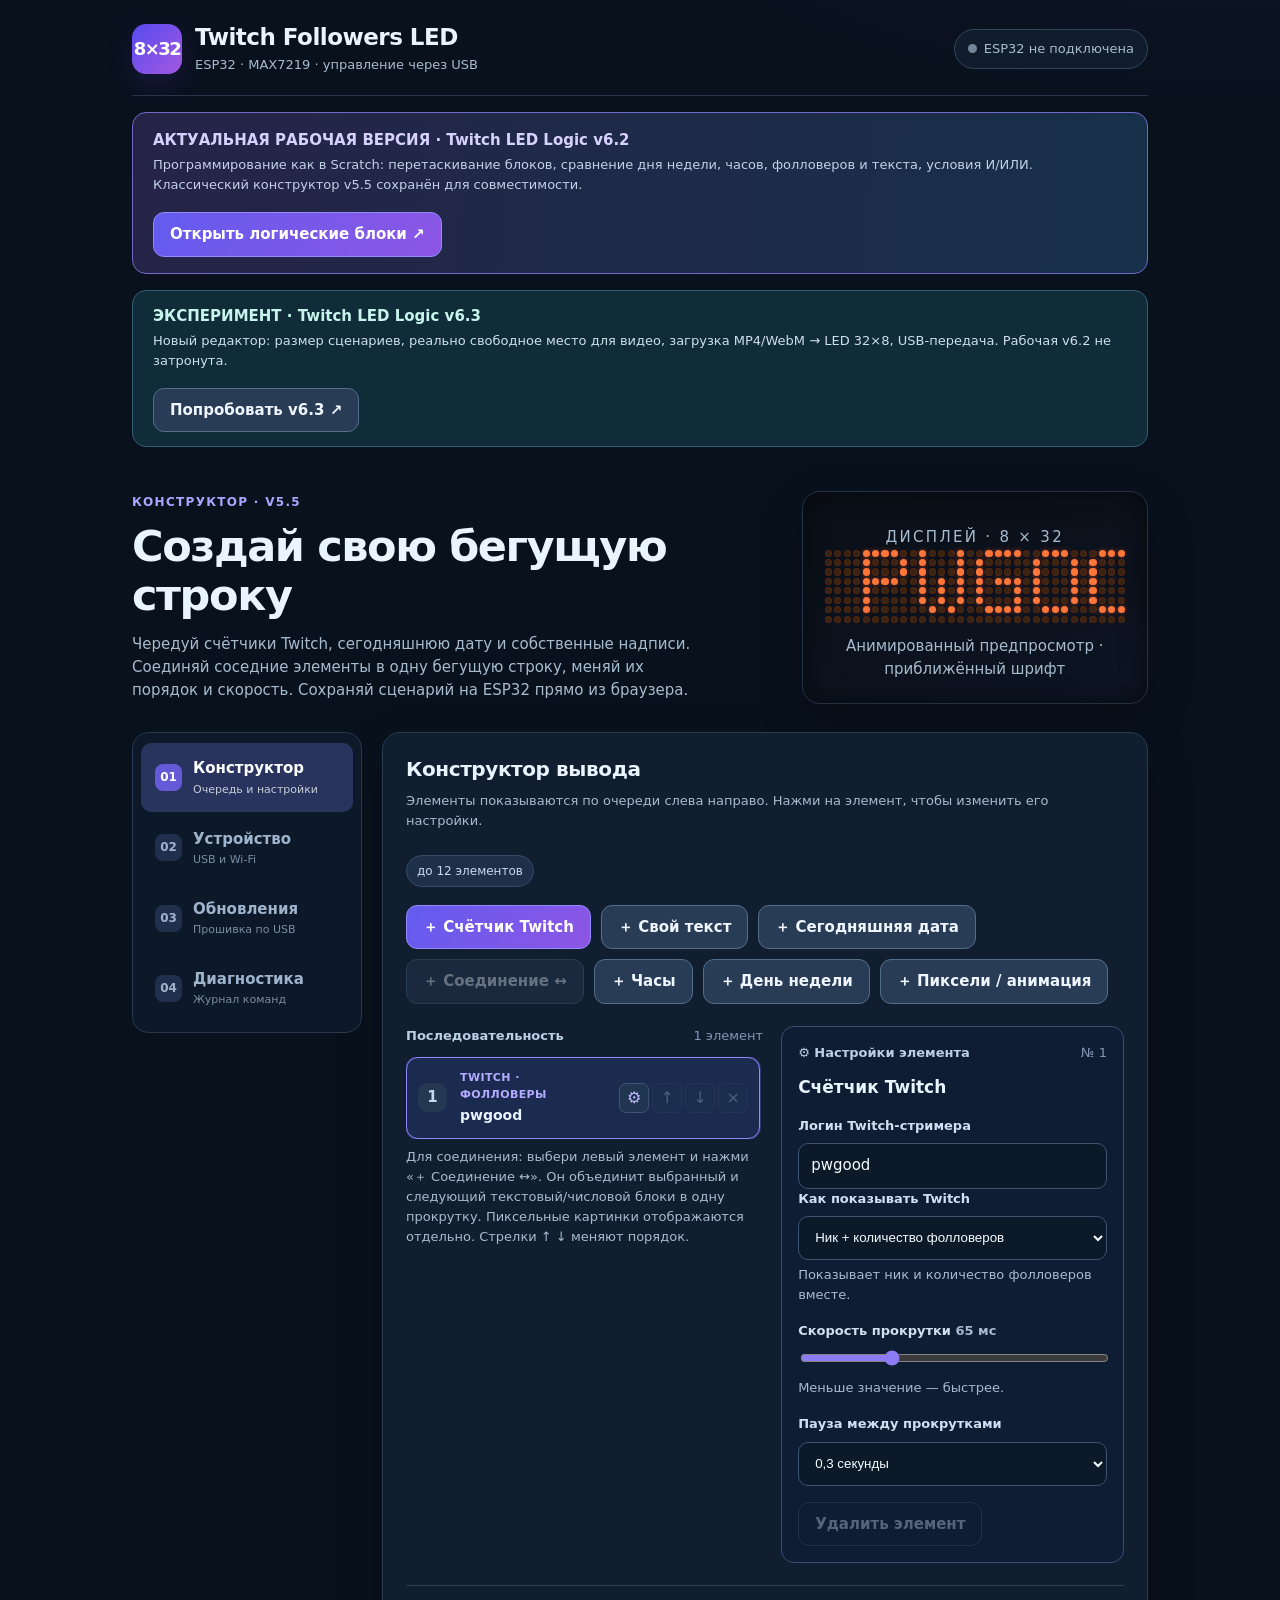
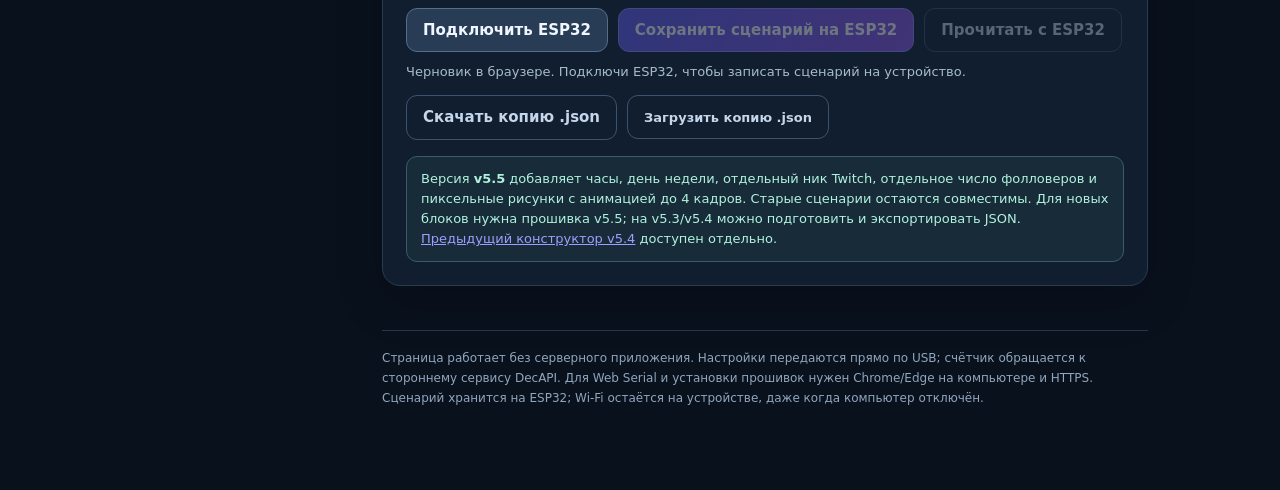
<file: index.html>
<!doctype html>
<html lang="ru">
<head>
  <meta charset="utf-8">
  <meta name="viewport" content="width=device-width, initial-scale=1">
  <meta name="theme-color" content="#09121e">
  <meta name="description" content="Конструктор Twitch LED для ESP32 8×32 с русским шрифтом, счётчиками Twitch, датой и собственным текстом.">
  <title>Twitch LED • Конструктор экрана ESP32 v5.5</title>
  <style>
    :root { color-scheme:dark; --bg:#09111d; --surface:#111e30; --card:#14243a; --ink:#eaf4ff; --muted:#a7bbcf; --stroke:#30465d; --accent:#7e77ff; --accentlight:#aaa5ff; --green:#74e6b9; --warn:#ffce85; --red:#fc9094; --shadow:0 16px 48px rgba(0,0,0,.18); }
    * {box-sizing:border-box} html{scroll-behavior:smooth} body{margin:0;min-height:100vh;background:radial-gradient(900px 520px at 95% -15%, #24255e60, transparent 80%),var(--bg);color:var(--ink);font:15px/1.55 system-ui,-apple-system,"Segoe UI",Arial,sans-serif}
    button,input{font:inherit} button{cursor:pointer} :focus-visible{outline:2px solid var(--accentlight);outline-offset:3px}
    .shell{max-width:1060px;margin:0 auto;padding:24px 22px 70px}
    .top{display:flex;align-items:center;justify-content:space-between;gap:20px;flex-wrap:wrap;padding-bottom:20px;border-bottom:1px solid #26374f}
    .brand{display:flex;align-items:center;gap:13px}.brandmark{width:50px;height:50px;border-radius:14px;background:linear-gradient(135deg,#564bef,#a458e1);display:grid;place-items:center;box-shadow:0 9px 24px #5039b833;color:#fff;font-weight:850;letter-spacing:-1.5px;font-size:18px}
    .brand h1{margin:0;line-height:1.2;font-size:23px;letter-spacing:-.5px}.brand p{margin:3px 0 0;color:var(--muted);font-size:13px}
    .dot{display:inline-block;width:9px;height:9px;border-radius:50%;background:#758599;margin-right:7px}.dot.on{background:var(--green);box-shadow:0 0 0 4px #74e6b91a}
    .topstatus{background:#111d2d;padding:9px 13px;border-radius:99px;border:1px solid var(--stroke);font-size:13px;color:var(--muted)}
    .hero{display:grid;grid-template-columns:minmax(0,1.3fr) minmax(245px,.7fr);gap:26px;align-items:center;padding:34px 0 28px}
    .eyebrow{color:var(--accentlight);font-size:12px;letter-spacing:1.3px;font-weight:800;text-transform:uppercase}
    h2{letter-spacing:-.5px;line-height:1.15;font-size:24px;margin:10px 0 10px}.hero h2{font-size:clamp(29px,4.4vw,43px);letter-spacing:-1.4px;max-width:620px}.hero p{color:var(--muted);font-size:15px;max-width:565px;margin:12px 0 0}
    .led-box{padding:22px 12px;background:linear-gradient(160deg,#0a0f17,#0d1523);border:1px solid #253144;border-radius:18px;box-shadow:inset 0 0 25px #0008, var(--shadow)}
    .led-label{text-align:center;font-size:10px;letter-spacing:2.3px;color:#7a9bb8;margin:0 0 13px;text-transform:uppercase}.led-grid{display:grid;grid-template-columns:repeat(32,1fr);gap:2.4px;margin:0 auto;max-width:300px}.led-grid i{display:block;width:100%;aspect-ratio:1;background:#392414;border-radius:50%;box-shadow:inset 0 0 0 1px #74280b66}.led-grid i.on{background:#ff7639;box-shadow:0 0 5px #ff552a77}.led-caption{color:#6f879d;font-size:11px;text-align:center;margin:10px 0 0}
    .notice{background:#172942;border:1px solid #46608a;border-radius:12px;padding:12px 15px;font-size:13px;color:#d4e8ff;margin:0 0 19px;line-height:1.6}.notice:empty{display:none}
    .layout{display:grid;grid-template-columns:230px minmax(0,1fr);gap:20px;align-items:start}
    .nav{background:#0d1929;border:1px solid #26394e;border-radius:16px;padding:8px;position:sticky;top:20px}
    .nav button{width:100%;text-align:left;display:flex;align-items:center;gap:11px;border:0;background:transparent;color:#9eb4cd;padding:14px;border-radius:10px;font-weight:650;margin:2px 0}
    .nav button.active{background:#28345e;color:#fff}.nav button:not(.active):hover{background:#192940;color:#fff}.nav small{display:block;font-size:11px;font-weight:450;opacity:.75}
    .nav .num{width:27px;height:27px;border-radius:8px;background:#202f4b;display:grid;place-items:center;font-size:12px;flex-shrink:0}.nav button.active .num{background:#6459d6}
    .stack{display:grid;gap:16px}.panel{background:var(--surface);border:1px solid #273c53;border-radius:18px;padding:23px;box-shadow:var(--shadow)}.panel h3{font-size:20px;line-height:1.35;margin:0 0 4px;letter-spacing:-.4px}.muted{color:var(--muted)}.panel p{margin:8px 0 13px}.help{font-size:13px;color:var(--muted)}
    .tab[hidden]{display:none!important}.row{display:flex;gap:10px;flex-wrap:wrap;align-items:center}.split{display:grid;grid-template-columns:1fr 1fr;gap:14px}.wide{grid-column:1/-1}
    label{display:block;font-size:13px;font-weight:700;color:#d0dff1;margin-bottom:7px}.input{width:100%;min-height:44px;border:1px solid #3d536f;background:#0c1929;color:#f7fbff;border-radius:10px;padding:10px 12px;outline:none}.input:focus{border-color:var(--accentlight);box-shadow:0 0 0 3px #7770ff33}.input::placeholder{color:#7d93ab}
    .btn{display:inline-flex;justify-content:center;align-items:center;gap:8px;white-space:normal;text-align:center;padding:11px 16px;background:#293c55;color:#f0f6ff;border:1px solid #536e89;border-radius:11px;font-weight:720;line-height:1.35;min-height:44px}
    .btn.primary{background:linear-gradient(120deg,#635bef,#8d56e4);border-color:#9489ff;color:white}.btn.ghost{background:transparent;border-color:#3c5370;color:#c5d6ea}.btn:hover:not(:disabled){filter:brightness(1.15)}.btn:disabled{opacity:.39;cursor:not-allowed}
    .pills{display:flex;gap:9px;flex-wrap:wrap}.pill{display:inline-flex;align-items:center;gap:5px;background:#1e3049;border:1px solid #334b67;border-radius:40px;padding:6px 10px;color:#c6daeb;font-size:12px}.pill.good{color:var(--green);border-color:#285e53}
    .note{background:#172b39;border:1px solid #365d68;border-radius:11px;padding:12px 14px;color:#b1f2de;font-size:13px}.note.warning{background:#312718;border-color:#7c5b2c;color:#f5d7a3}.note.danger{background:#321d26;border-color:#92556a;color:#ffcbd2}
    .field{margin:18px 0}.thin{border:0;border-top:1px solid #293c50;margin:22px 0}
    pre{border:1px solid #2d4256;background:#090f1c;border-radius:11px;min-height:148px;max-height:320px;overflow:auto;padding:16px;margin:12px 0;color:#9cddb9;white-space:pre-wrap;overflow-wrap:anywhere;font:12px/1.6 Consolas,"Courier New",monospace}
    .info-grid{display:grid;grid-template-columns:repeat(3,1fr);gap:12px;margin:14px 0}.stat{background:#0d1b2e;border:1px solid #253c55;border-radius:11px;padding:13px}.stat small{display:block;color:#9cb1c4;font-size:12px}.stat strong{display:block;font-size:19px;font-variant-numeric:tabular-nums;overflow-wrap:anywhere;margin-top:4px}
    input[type="file"]{padding:11px 9px;font-size:13px}.check{display:flex;gap:10px;align-items:flex-start;font-size:13px;font-weight:500;color:#bfd2e8;margin:14px 0}.check input{width:18px;height:18px;accent-color:#8273f1;flex-shrink:0;margin-top:3px}
    .updater{padding:15px;border-radius:12px;border:1px dashed #4c6684;background:#0c1b2d;margin:16px 0 0}.updater esp-web-install-button{--esp-tools-button-color:#7161ea;--esp-tools-button-text-color:white;--esp-tools-button-border-radius:10px}
    .faint{opacity:.66}.small-link{color:#bfb7ff}.foot{border-top:1px solid #24384c;padding-top:18px;margin-top:28px;color:#90a6bd;font-size:12px;line-height:1.65}
    @media(max-width:820px){.layout{grid-template-columns:1fr}.nav{position:static;display:grid;grid-template-columns:1fr 1fr;gap:4px}.nav button{padding:9px}.hero{grid-template-columns:1fr 250px}.panel{padding:18px}}
    @media(max-width:600px){.shell{padding:14px 12px 50px}.hero{grid-template-columns:1fr;gap:18px;padding-top:22px}.led-box{max-width:420px}.split{grid-template-columns:1fr}.info-grid{grid-template-columns:1fr 1fr}.panel{padding:16px}.brand h1{font-size:20px}.nav .num{display:none}}
  </style>
  <link rel="stylesheet" href="builder-v55.css">
</head>
<body>
<div class="shell">
  <header class="top">
    <div class="brand"><div class="brandmark">8×32</div><div><h1>Twitch Followers LED</h1><p>ESP32 · MAX7219 · управление через USB</p></div></div>
    <div class="topstatus"><span id="connectionDot" class="dot"></span><span id="connectionText">ESP32 не подключена</span></div>
  </header>
  <section style="display:flex;align-items:center;justify-content:space-between;flex-wrap:wrap;gap:14px;border:1px solid #716ac9;background:linear-gradient(95deg,#252448,#173049);border-radius:14px;padding:16px 20px;margin:16px 0">
    <div><strong style="color:#d7d1ff">АКТУАЛЬНАЯ РАБОЧАЯ ВЕРСИЯ · Twitch LED Logic v6.2</strong>
    <p style="margin:3px 0;color:#c3d1e7;font-size:13px">Программирование как в Scratch: перетаскивание блоков, сравнение дня недели, часов, фолловеров и текста, условия И/ИЛИ. Классический конструктор v5.5 сохранён для совместимости.</p></div>
    <a href="./logic-v62.html" class="btn primary" style="text-decoration:none">Открыть логические блоки ↗</a>
  </section>
  <section style="display:flex;align-items:center;justify-content:space-between;flex-wrap:wrap;gap:14px;border:1px solid #355d77;background:#102c38;border-radius:14px;padding:14px 20px;margin:10px 0">
    <div><strong style="color:#c7f4ec">ЭКСПЕРИМЕНТ · Twitch LED Logic v6.3</strong>
    <p style="margin:3px 0;color:#cee0e9;font-size:13px">Новый редактор: размер сценариев, реально свободное место для видео, загрузка MP4/WebM → LED 32×8, USB-передача. Рабочая v6.2 не затронута.</p></div>
    <a href="./logic-v63.html" class="btn" style="text-decoration:none">Попробовать v6.3 ↗</a>
  </section>
  <section class="hero">
    <div><div class="eyebrow">Конструктор · v5.5</div><h2>Создай свою бегущую строку</h2><p>Чередуй счётчики Twitch, сегодняшнюю дату и собственные надписи. Соединяй соседние элементы в одну бегущую строку, меняй их порядок и скорость. Сохраняй сценарий на ESP32 прямо из браузера.</p></div>
    <div class="led-box"><p class="led-label">Дисплей · 8 × 32</p><div id="ledGrid" class="led-grid" aria-label="Анимированный предпросмотр сценария на светодиодной матрице"></div><p class="led-caption">Анимированный предпросмотр · приближённый шрифт</p></div>
  </section>
  <div id="banner" class="notice" role="status"></div>
  <div class="layout">
    <nav class="nav" aria-label="Разделы">
      <button class="active" type="button" data-tab="builder" aria-current="page"><span class="num">01</span><span>Конструктор<small>Очередь и настройки</small></span></button>
      <button type="button" data-tab="configure"><span class="num">02</span><span>Устройство<small>USB и Wi-Fi</small></span></button>
      <button type="button" data-tab="updates"><span class="num">03</span><span>Обновления<small>Прошивка по USB</small></span></button>
      <button type="button" data-tab="journal"><span class="num">04</span><span>Диагностика<small>Журнал команд</small></span></button>
    </nav>
    <main class="stack">
      <div id="tab-builder" class="tab stack">
        <section class="panel">
          <div class="row" style="justify-content:space-between"><div><h3>Конструктор вывода</h3><p class="help">Элементы показываются по очереди слева направо. Нажми на элемент, чтобы изменить его настройки.</p></div><span class="pill">до 12 элементов</span></div>
          <div class="builder-toolbar row">
            <button class="btn primary" id="addTwitch" type="button">＋ Счётчик Twitch</button>
            <button class="btn" id="addText" type="button">＋ Свой текст</button>
            <button class="btn" id="addDate" type="button">＋ Сегодняшняя дата</button>
            <button class="btn" id="addJoin" type="button">＋ Соединение ↔</button>
            <button class="btn" id="addTime" type="button">＋ Часы</button>
            <button class="btn" id="addWeekday" type="button">＋ День недели</button>
            <button class="btn" id="addPixel" type="button">＋ Пиксели / анимация</button>
          </div>
          <div class="builder-layout">
            <div class="builder-list-column">
              <div class="builder-subhead"><span>Последовательность</span><span id="itemCount">1 элемент</span></div>
              <div id="blocksList" class="blocks-list" role="list" aria-label="Последовательность элементов"></div>
              <p class="help">Для соединения: выбери левый элемент и нажми «＋ Соединение ↔». Он объединит выбранный и следующий текстовый/числовой блоки в одну прокрутку. Пиксельные картинки отображаются отдельно. Стрелки ↑ ↓ меняют порядок.</p>
            </div>
            <div class="builder-editor" id="builderEditor">
              <div class="builder-subhead"><span>⚙ Настройки элемента</span><span id="selectedPosition">№ 1</span></div>
              <strong id="editHeading">Счётчик Twitch</strong>
              <div id="twitchSettings" class="field">
                <label for="itemStreamer">Логин Twitch-стримера</label>
                <input class="input" id="itemStreamer" type="text" autocomplete="off" spellcheck="false" placeholder="pwgood или twitch.tv/xqc" maxlength="120">
                <label for="twitchDisplayMode">Как показывать Twitch</label>
                <select class="input" id="twitchDisplayMode">
                  <option value="twitch">Ник + количество фолловеров</option>
                  <option value="count">Только количество фолловеров</option>
                </select>
                <p class="help" id="twitchBlockHelp">По умолчанию PWGOOD: 475070. Для статичной подписи добавь обычный текст.</p>
              </div>
              <div id="textSettings" class="field" hidden>
                <label for="itemText">Твой текст</label>
                <textarea class="input text-area" id="itemText" spellcheck="false" rows="4" placeholder="Например: СПАСИБО ЗА ПОДПИСКУ!"></textarea>
                <div class="row" style="justify-content:space-between"><span class="help">Русские буквы, включая Ё/ё, выводятся без транслитерации на v5.2.</span><span id="textBytes" class="help">0 / 120 байт</span></div>
              </div>
              <div id="dateSettings" class="field" hidden>
                <label for="itemDateZone">Часовой пояс даты</label>
                <select class="input" id="itemDateZone">
                  <option value="BERLIN">Берлин / Европа (летнее время автоматически)</option>
                  <option value="MOSCOW">Москва (UTC+3)</option>
                  <option value="VLADIVOSTOK">Владивосток / Хабаровск (UTC+10)</option>
                  <option value="UTC">UTC (+0)</option>
                </select>
                <p class="help">Формат <strong>ДД.ММ.ГГГГ</strong>. ESP32 получает время через Wi-Fi и NTP, дата пересчитывается при каждом показе. До синхронизации: <code>--.--.----</code>.</p>
              </div>
              <div id="clockSettings" class="field" hidden>
                <label for="itemClockZone">Часовой пояс</label>
                <select class="input" id="itemClockZone">
                  <option value="BERLIN">Берлин (CET/CEST)</option>
                  <option value="MOSCOW">Москва (UTC+3)</option>
                  <option value="VLADIVOSTOK">Хабаровск / Владивосток (UTC+10)</option>
                  <option value="UTC">UTC</option>
                </select>
                <p class="help">Часы: <code>14:35</code>. День недели: <code>СУББОТА</code>. Время получается через Wi-Fi/NTP, до синхронизации показан прочерк.</p>
              </div>
              <div id="pixelSettings" class="field" hidden>
                <div class="builder-subhead"><span>Рисунок 8×32</span><span id="pixelFrameLabel">Кадр 1 из 1</span></div>
                <p class="help">Рисуй мышкой или пальцем. До 4 кадров на одну анимацию; кадры по очереди показываются без прокрутки.</p>
                <div class="pixel-grid-scroll"><div id="pixelGrid" class="pixel-grid" role="grid" aria-label="Рисование на матрице 8 на 32"></div></div>
                <div class="row pixel-actions">
                  <button type="button" id="pixelPrev" class="btn ghost">◀ Кадр</button>
                  <button type="button" id="pixelNext" class="btn ghost">Кадр ▶</button>
                  <button type="button" id="pixelAdd" class="btn">＋ Кадр</button>
                  <button type="button" id="pixelDelete" class="btn ghost">− Кадр</button>
                </div>
                <div class="row pixel-actions">
                  <button type="button" id="pixelClear" class="btn ghost">Очистить</button>
                  <button type="button" id="pixelInvert" class="btn ghost">Инвертировать</button>
                </div>
                <label for="pixelFrameMs">Смена кадра, мс</label>
                <input type="range" class="range" id="pixelFrameMs" min="100" max="900" step="50" value="250">
                <p class="help" id="pixelFrameMsLabel">250 мс</p>
                <label for="pixelDurationMs">Длительность показа рисунка, мс</label>
                <select class="input" id="pixelDurationMs">
                  <option value="1000">1 секунда</option><option value="2000">2 секунды</option>
                  <option value="3000">3 секунды</option><option value="5000">5 секунд</option>
                  <option value="7000">7 секунд</option><option value="9000">9 секунд</option>
                </select>
              </div>
              <div id="joinSettings" class="field" hidden>
                <label for="itemJoinSeparator">Как соединить надписи</label>
                <select class="input" id="itemJoinSeparator">
                  <option value="SPACE">С одним пробелом</option>
                  <option value="NONE">Вплотную, без пробела</option>
                </select>
                <p class="help">Элемент «Соединение» расположен между двумя обычными элементами. Они будут показаны подряд в одной прокрутке, с одной общей паузой в конце.</p>
              </div>
              <div id="timingSettings">
              <div class="field"><label for="itemSpeed">Скорость прокрутки <span id="speedLabel" class="muted">65 мс</span></label><input type="range" id="itemSpeed" min="35" max="140" step="5" value="65" class="range"><p class="help">Меньше значение — быстрее.</p></div>
              <div class="field"><label for="itemPause">Пауза между прокрутками</label><select class="input" id="itemPause"><option value="0">Без паузы</option><option value="300">0,3 секунды</option><option value="600">0,6 секунды</option><option value="1000">1 секунда</option><option value="1500">1,5 секунды</option><option value="2500">2,5 секунды</option></select></div>
              </div>
              <div class="row"><button id="removeSelected" class="btn ghost" type="button">Удалить элемент</button></div>
            </div>
          </div>
          <hr class="thin">
          <div class="row builder-bottom-actions">
            <button id="builderConnect" type="button" class="btn">Подключить ESP32</button>
            <button id="savePlaylist" type="button" class="btn primary" disabled>Сохранить сценарий на ESP32</button>
            <button id="reloadPlaylist" type="button" class="btn ghost" disabled>Прочитать с ESP32</button>
          </div>
          <p class="help" id="playlistState" role="status">Создай сценарий, затем подключи ESP32 с прошивкой v5.2.</p>
          <div class="row builder-bottom-actions">
            <button id="exportPlaylist" type="button" class="btn ghost">Скачать копию .json</button>
            <label class="btn ghost import-label" for="importPlaylist">Загрузить копию .json</label><input id="importPlaylist" type="file" accept=".json,application/json" hidden>
          </div>
          <div class="note" style="margin-top:16px">Версия <strong>v5.5</strong> добавляет часы, день недели, отдельный ник Twitch, отдельное число фолловеров и пиксельные рисунки с анимацией до 4 кадров. Старые сценарии остаются совместимы. Для новых блоков нужна прошивка v5.5; на v5.3/v5.4 можно подготовить и экспортировать JSON. <a href="classic-v54.html">Предыдущий конструктор v5.4</a> доступен отдельно.</div>
        </section>
      </div>
      <div id="tab-configure" class="tab stack" hidden>
        <section class="panel">
          <h3>Подключение к ESP32</h3>
          <p class="help">Подключи плату USB-кабелем и закрой «Монитор порта» Arduino IDE. В окне выбора выбери <strong>USB Serial</strong> (например, COM4).</p>
          <div class="row"><button type="button" id="connect" class="btn primary">Подключить ESP32</button><button type="button" id="disconnect" class="btn ghost" disabled>Отключить</button><span class="pill" id="connectedBadge">Не подключена</span></div>
          <div class="info-grid"><div class="stat"><small>Первый Twitch-канал</small><strong id="currentStreamer">—</strong></div><div class="stat"><small>Его фолловеры</small><strong id="currentCount">—</strong></div><div class="stat"><small>Wi-Fi</small><strong id="currentWifi">—</strong></div></div>
          <p id="firmwareInfo" class="help">Версия прошивки: неизвестна</p>
        </section>
        <section class="panel">
          <h3>Сеть Wi-Fi</h3>
          <div class="split"><div><label for="ssid">Wi-Fi 2,4 ГГц</label><input id="ssid" class="input" type="text" autocomplete="off" placeholder="Имя сети"></div><div><label for="wifiPassword">Пароль Wi-Fi</label><input id="wifiPassword" class="input" type="password" autocomplete="off" placeholder="Пароль"></div></div>
          <p class="help">Оставь оба поля пустыми, если менять Wi-Fi не нужно. Пароль передаётся только в выбранный USB-порт.</p>
          <div class="row"><button id="saveWifi" type="button" class="btn primary" disabled>Сохранить Wi-Fi</button><button id="status" type="button" class="btn" disabled>Статус</button><button id="refresh" type="button" class="btn ghost" disabled>Обновить счётчики</button></div>
        </section>
      </div>
      <div id="tab-updates" class="tab stack" hidden>
        <section class="panel">
          <h3>Безопасное обновление через USB</h3>
          <p class="muted">Новый мастер обновления использует <strong>esptool-js</strong> и обновляет только приложение. Перед записью проверяет ESP32, Flash 4 МБ, загрузчик и раздел приложения, а после — контрольную сумму. Команды полной очистки Flash нет.</p>
          <div class="note warning"><strong>Важно:</strong> сперва сохрани сценарий в JSON во вкладке «Конструктор». Закрой монитор порта и отключи ESP32 в разделе «Устройство». Не отключай USB во время записи. Работает только с классической ESP32 Dev Module, 4 МБ, с разметкой по умолчанию.</div>
          <div class="row"><a class="btn primary" href="updater-v55.html">Обновить ESP32 до v5.5 · PIXEL</a><a class="btn ghost" href="updater-v54.html">Предыдущая v5.4</a><a class="btn ghost" href="updater.html">Проверенный мастер v5.3</a><a class="btn ghost" href="source/Twitch_LED_Builder_ESP32_v5_5.ino" download>Скачать v5.5 для Arduino IDE</a></div>
          <p class="help">Обновление v5.5 рассчитано на классическую ESP32 с Flash 4 МБ, как твой текущий рабочий образец. Перед записью сверяется контрольная сумма таблицы разделов. Ранее испытанная v5.3 остаётся доступна отдельно. Для заказанной ESP32-S3 этот установщик НЕ предназначен.</p>
        </section>
      </div>
      <div id="tab-journal" class="tab stack" hidden>
        <section class="panel"><h3>Журнал ESP32</h3><p class="help">Сообщения с последовательного порта. Если подключения нет, здесь остаются последние записи текущей вкладки.</p><pre id="log" aria-live="polite">Ожидание подключения...</pre><div class="row"><button id="clearLog" class="btn ghost" type="button">Очистить журнал</button><button id="journalStatus" class="btn" disabled type="button">Обновить статус</button></div></section>
        <section class="panel"><h3>Ручная команда</h3><p class="help">Например, <code>HELP</code> или <code>STATUS</code>. Пароль Wi-Fi сюда не вводи.</p><div class="row"><input id="customCommand" class="input" style="flex:1;min-width:190px" placeholder="STATUS" spellcheck="false"><button id="sendCommand" class="btn" disabled type="button">Отправить</button></div></section>
      </div>
      <p class="foot">Страница работает без серверного приложения. Настройки передаются прямо по USB; счётчик обращается к стороннему сервису DecAPI. Для Web Serial и установки прошивок нужен Chrome/Edge на компьютере и HTTPS. Сценарий хранится на ESP32; Wi-Fi остаётся на устройстве, даже когда компьютер отключён.</p>
    </main>
  </div>
</div>
<script src="app-v55.js?v=5.5.0" defer></script>
</body>
</html>
</file>
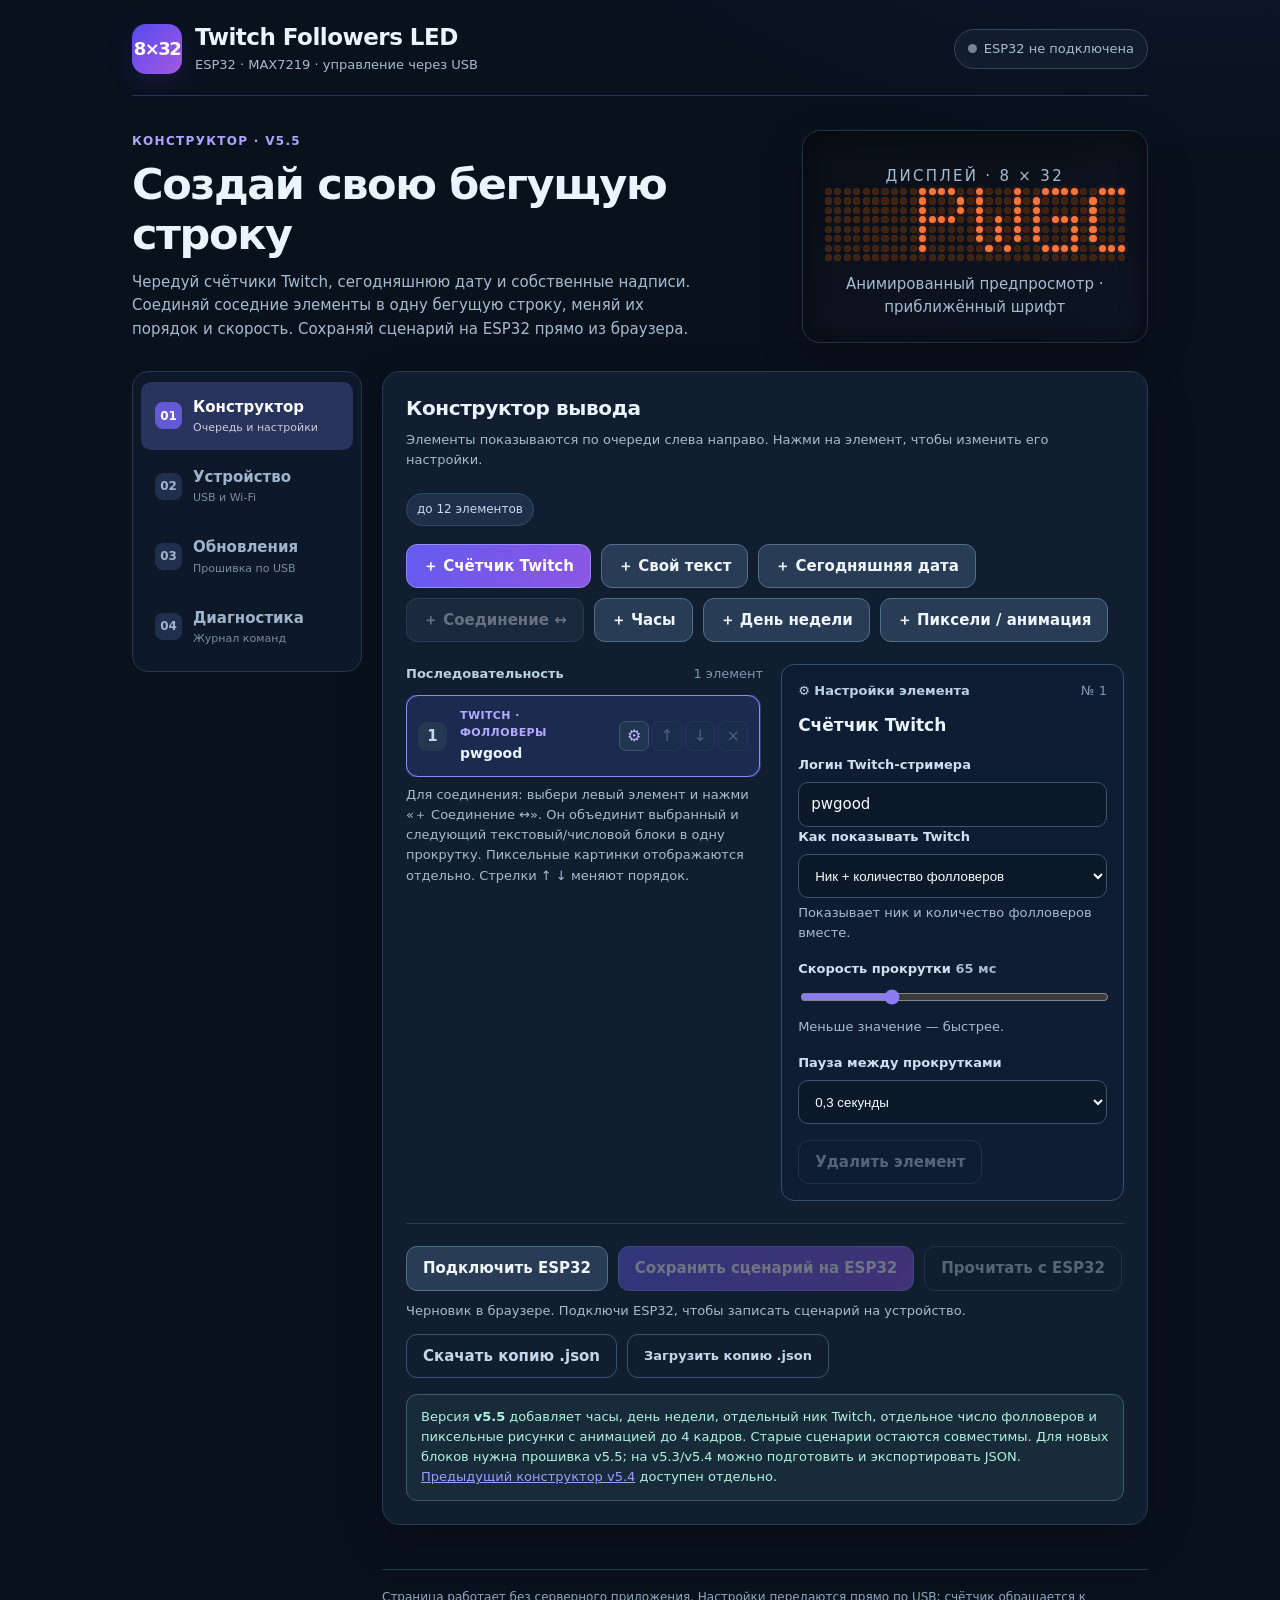
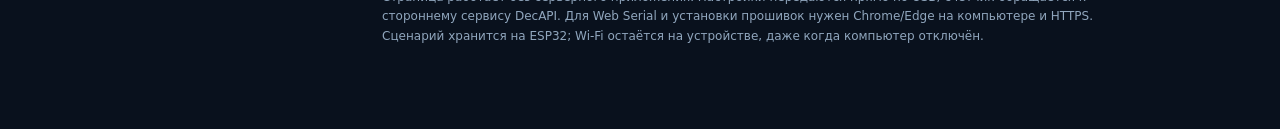
<file: builder-v55.html>
<!doctype html>
<html lang="ru">
<head>
  <meta charset="utf-8">
  <meta name="viewport" content="width=device-width, initial-scale=1">
  <meta name="theme-color" content="#09121e">
  <meta name="description" content="Конструктор Twitch LED для ESP32 8×32 с русским шрифтом, счётчиками Twitch, датой и собственным текстом.">
  <title>Twitch LED • Конструктор экрана ESP32 v5.5</title>
  <style>
    :root { color-scheme:dark; --bg:#09111d; --surface:#111e30; --card:#14243a; --ink:#eaf4ff; --muted:#a7bbcf; --stroke:#30465d; --accent:#7e77ff; --accentlight:#aaa5ff; --green:#74e6b9; --warn:#ffce85; --red:#fc9094; --shadow:0 16px 48px rgba(0,0,0,.18); }
    * {box-sizing:border-box} html{scroll-behavior:smooth} body{margin:0;min-height:100vh;background:radial-gradient(900px 520px at 95% -15%, #24255e60, transparent 80%),var(--bg);color:var(--ink);font:15px/1.55 system-ui,-apple-system,"Segoe UI",Arial,sans-serif}
    button,input{font:inherit} button{cursor:pointer} :focus-visible{outline:2px solid var(--accentlight);outline-offset:3px}
    .shell{max-width:1060px;margin:0 auto;padding:24px 22px 70px}
    .top{display:flex;align-items:center;justify-content:space-between;gap:20px;flex-wrap:wrap;padding-bottom:20px;border-bottom:1px solid #26374f}
    .brand{display:flex;align-items:center;gap:13px}.brandmark{width:50px;height:50px;border-radius:14px;background:linear-gradient(135deg,#564bef,#a458e1);display:grid;place-items:center;box-shadow:0 9px 24px #5039b833;color:#fff;font-weight:850;letter-spacing:-1.5px;font-size:18px}
    .brand h1{margin:0;line-height:1.2;font-size:23px;letter-spacing:-.5px}.brand p{margin:3px 0 0;color:var(--muted);font-size:13px}
    .dot{display:inline-block;width:9px;height:9px;border-radius:50%;background:#758599;margin-right:7px}.dot.on{background:var(--green);box-shadow:0 0 0 4px #74e6b91a}
    .topstatus{background:#111d2d;padding:9px 13px;border-radius:99px;border:1px solid var(--stroke);font-size:13px;color:var(--muted)}
    .hero{display:grid;grid-template-columns:minmax(0,1.3fr) minmax(245px,.7fr);gap:26px;align-items:center;padding:34px 0 28px}
    .eyebrow{color:var(--accentlight);font-size:12px;letter-spacing:1.3px;font-weight:800;text-transform:uppercase}
    h2{letter-spacing:-.5px;line-height:1.15;font-size:24px;margin:10px 0 10px}.hero h2{font-size:clamp(29px,4.4vw,43px);letter-spacing:-1.4px;max-width:620px}.hero p{color:var(--muted);font-size:15px;max-width:565px;margin:12px 0 0}
    .led-box{padding:22px 12px;background:linear-gradient(160deg,#0a0f17,#0d1523);border:1px solid #253144;border-radius:18px;box-shadow:inset 0 0 25px #0008, var(--shadow)}
    .led-label{text-align:center;font-size:10px;letter-spacing:2.3px;color:#7a9bb8;margin:0 0 13px;text-transform:uppercase}.led-grid{display:grid;grid-template-columns:repeat(32,1fr);gap:2.4px;margin:0 auto;max-width:300px}.led-grid i{display:block;width:100%;aspect-ratio:1;background:#392414;border-radius:50%;box-shadow:inset 0 0 0 1px #74280b66}.led-grid i.on{background:#ff7639;box-shadow:0 0 5px #ff552a77}.led-caption{color:#6f879d;font-size:11px;text-align:center;margin:10px 0 0}
    .notice{background:#172942;border:1px solid #46608a;border-radius:12px;padding:12px 15px;font-size:13px;color:#d4e8ff;margin:0 0 19px;line-height:1.6}.notice:empty{display:none}
    .layout{display:grid;grid-template-columns:230px minmax(0,1fr);gap:20px;align-items:start}
    .nav{background:#0d1929;border:1px solid #26394e;border-radius:16px;padding:8px;position:sticky;top:20px}
    .nav button{width:100%;text-align:left;display:flex;align-items:center;gap:11px;border:0;background:transparent;color:#9eb4cd;padding:14px;border-radius:10px;font-weight:650;margin:2px 0}
    .nav button.active{background:#28345e;color:#fff}.nav button:not(.active):hover{background:#192940;color:#fff}.nav small{display:block;font-size:11px;font-weight:450;opacity:.75}
    .nav .num{width:27px;height:27px;border-radius:8px;background:#202f4b;display:grid;place-items:center;font-size:12px;flex-shrink:0}.nav button.active .num{background:#6459d6}
    .stack{display:grid;gap:16px}.panel{background:var(--surface);border:1px solid #273c53;border-radius:18px;padding:23px;box-shadow:var(--shadow)}.panel h3{font-size:20px;line-height:1.35;margin:0 0 4px;letter-spacing:-.4px}.muted{color:var(--muted)}.panel p{margin:8px 0 13px}.help{font-size:13px;color:var(--muted)}
    .tab[hidden]{display:none!important}.row{display:flex;gap:10px;flex-wrap:wrap;align-items:center}.split{display:grid;grid-template-columns:1fr 1fr;gap:14px}.wide{grid-column:1/-1}
    label{display:block;font-size:13px;font-weight:700;color:#d0dff1;margin-bottom:7px}.input{width:100%;min-height:44px;border:1px solid #3d536f;background:#0c1929;color:#f7fbff;border-radius:10px;padding:10px 12px;outline:none}.input:focus{border-color:var(--accentlight);box-shadow:0 0 0 3px #7770ff33}.input::placeholder{color:#7d93ab}
    .btn{display:inline-flex;justify-content:center;align-items:center;gap:8px;white-space:normal;text-align:center;padding:11px 16px;background:#293c55;color:#f0f6ff;border:1px solid #536e89;border-radius:11px;font-weight:720;line-height:1.35;min-height:44px}
    .btn.primary{background:linear-gradient(120deg,#635bef,#8d56e4);border-color:#9489ff;color:white}.btn.ghost{background:transparent;border-color:#3c5370;color:#c5d6ea}.btn:hover:not(:disabled){filter:brightness(1.15)}.btn:disabled{opacity:.39;cursor:not-allowed}
    .pills{display:flex;gap:9px;flex-wrap:wrap}.pill{display:inline-flex;align-items:center;gap:5px;background:#1e3049;border:1px solid #334b67;border-radius:40px;padding:6px 10px;color:#c6daeb;font-size:12px}.pill.good{color:var(--green);border-color:#285e53}
    .note{background:#172b39;border:1px solid #365d68;border-radius:11px;padding:12px 14px;color:#b1f2de;font-size:13px}.note.warning{background:#312718;border-color:#7c5b2c;color:#f5d7a3}.note.danger{background:#321d26;border-color:#92556a;color:#ffcbd2}
    .field{margin:18px 0}.thin{border:0;border-top:1px solid #293c50;margin:22px 0}
    pre{border:1px solid #2d4256;background:#090f1c;border-radius:11px;min-height:148px;max-height:320px;overflow:auto;padding:16px;margin:12px 0;color:#9cddb9;white-space:pre-wrap;overflow-wrap:anywhere;font:12px/1.6 Consolas,"Courier New",monospace}
    .info-grid{display:grid;grid-template-columns:repeat(3,1fr);gap:12px;margin:14px 0}.stat{background:#0d1b2e;border:1px solid #253c55;border-radius:11px;padding:13px}.stat small{display:block;color:#9cb1c4;font-size:12px}.stat strong{display:block;font-size:19px;font-variant-numeric:tabular-nums;overflow-wrap:anywhere;margin-top:4px}
    input[type="file"]{padding:11px 9px;font-size:13px}.check{display:flex;gap:10px;align-items:flex-start;font-size:13px;font-weight:500;color:#bfd2e8;margin:14px 0}.check input{width:18px;height:18px;accent-color:#8273f1;flex-shrink:0;margin-top:3px}
    .updater{padding:15px;border-radius:12px;border:1px dashed #4c6684;background:#0c1b2d;margin:16px 0 0}.updater esp-web-install-button{--esp-tools-button-color:#7161ea;--esp-tools-button-text-color:white;--esp-tools-button-border-radius:10px}
    .faint{opacity:.66}.small-link{color:#bfb7ff}.foot{border-top:1px solid #24384c;padding-top:18px;margin-top:28px;color:#90a6bd;font-size:12px;line-height:1.65}
    @media(max-width:820px){.layout{grid-template-columns:1fr}.nav{position:static;display:grid;grid-template-columns:1fr 1fr;gap:4px}.nav button{padding:9px}.hero{grid-template-columns:1fr 250px}.panel{padding:18px}}
    @media(max-width:600px){.shell{padding:14px 12px 50px}.hero{grid-template-columns:1fr;gap:18px;padding-top:22px}.led-box{max-width:420px}.split{grid-template-columns:1fr}.info-grid{grid-template-columns:1fr 1fr}.panel{padding:16px}.brand h1{font-size:20px}.nav .num{display:none}}
  </style>
  <link rel="stylesheet" href="builder-v55.css">
</head>
<body>
<div class="shell">
  <header class="top">
    <div class="brand"><div class="brandmark">8×32</div><div><h1>Twitch Followers LED</h1><p>ESP32 · MAX7219 · управление через USB</p></div></div>
    <div class="topstatus"><span id="connectionDot" class="dot"></span><span id="connectionText">ESP32 не подключена</span></div>
  </header>
  <section class="hero">
    <div><div class="eyebrow">Конструктор · v5.5</div><h2>Создай свою бегущую строку</h2><p>Чередуй счётчики Twitch, сегодняшнюю дату и собственные надписи. Соединяй соседние элементы в одну бегущую строку, меняй их порядок и скорость. Сохраняй сценарий на ESP32 прямо из браузера.</p></div>
    <div class="led-box"><p class="led-label">Дисплей · 8 × 32</p><div id="ledGrid" class="led-grid" aria-label="Анимированный предпросмотр сценария на светодиодной матрице"></div><p class="led-caption">Анимированный предпросмотр · приближённый шрифт</p></div>
  </section>
  <div id="banner" class="notice" role="status"></div>
  <div class="layout">
    <nav class="nav" aria-label="Разделы">
      <button class="active" type="button" data-tab="builder" aria-current="page"><span class="num">01</span><span>Конструктор<small>Очередь и настройки</small></span></button>
      <button type="button" data-tab="configure"><span class="num">02</span><span>Устройство<small>USB и Wi-Fi</small></span></button>
      <button type="button" data-tab="updates"><span class="num">03</span><span>Обновления<small>Прошивка по USB</small></span></button>
      <button type="button" data-tab="journal"><span class="num">04</span><span>Диагностика<small>Журнал команд</small></span></button>
    </nav>
    <main class="stack">
      <div id="tab-builder" class="tab stack">
        <section class="panel">
          <div class="row" style="justify-content:space-between"><div><h3>Конструктор вывода</h3><p class="help">Элементы показываются по очереди слева направо. Нажми на элемент, чтобы изменить его настройки.</p></div><span class="pill">до 12 элементов</span></div>
          <div class="builder-toolbar row">
            <button class="btn primary" id="addTwitch" type="button">＋ Счётчик Twitch</button>
            <button class="btn" id="addText" type="button">＋ Свой текст</button>
            <button class="btn" id="addDate" type="button">＋ Сегодняшняя дата</button>
            <button class="btn" id="addJoin" type="button">＋ Соединение ↔</button>
            <button class="btn" id="addTime" type="button">＋ Часы</button>
            <button class="btn" id="addWeekday" type="button">＋ День недели</button>
            <button class="btn" id="addPixel" type="button">＋ Пиксели / анимация</button>
          </div>
          <div class="builder-layout">
            <div class="builder-list-column">
              <div class="builder-subhead"><span>Последовательность</span><span id="itemCount">1 элемент</span></div>
              <div id="blocksList" class="blocks-list" role="list" aria-label="Последовательность элементов"></div>
              <p class="help">Для соединения: выбери левый элемент и нажми «＋ Соединение ↔». Он объединит выбранный и следующий текстовый/числовой блоки в одну прокрутку. Пиксельные картинки отображаются отдельно. Стрелки ↑ ↓ меняют порядок.</p>
            </div>
            <div class="builder-editor" id="builderEditor">
              <div class="builder-subhead"><span>⚙ Настройки элемента</span><span id="selectedPosition">№ 1</span></div>
              <strong id="editHeading">Счётчик Twitch</strong>
              <div id="twitchSettings" class="field">
                <label for="itemStreamer">Логин Twitch-стримера</label>
                <input class="input" id="itemStreamer" type="text" autocomplete="off" spellcheck="false" placeholder="pwgood или twitch.tv/xqc" maxlength="120">
                <label for="twitchDisplayMode">Как показывать Twitch</label>
                <select class="input" id="twitchDisplayMode">
                  <option value="twitch">Ник + количество фолловеров</option>
                  <option value="count">Только количество фолловеров</option>
                </select>
                <p class="help" id="twitchBlockHelp">По умолчанию PWGOOD: 475070. Для статичной подписи добавь обычный текст.</p>
              </div>
              <div id="textSettings" class="field" hidden>
                <label for="itemText">Твой текст</label>
                <textarea class="input text-area" id="itemText" spellcheck="false" rows="4" placeholder="Например: СПАСИБО ЗА ПОДПИСКУ!"></textarea>
                <div class="row" style="justify-content:space-between"><span class="help">Русские буквы, включая Ё/ё, выводятся без транслитерации на v5.2.</span><span id="textBytes" class="help">0 / 120 байт</span></div>
              </div>
              <div id="dateSettings" class="field" hidden>
                <label for="itemDateZone">Часовой пояс даты</label>
                <select class="input" id="itemDateZone">
                  <option value="BERLIN">Берлин / Европа (летнее время автоматически)</option>
                  <option value="MOSCOW">Москва (UTC+3)</option>
                  <option value="VLADIVOSTOK">Владивосток / Хабаровск (UTC+10)</option>
                  <option value="UTC">UTC (+0)</option>
                </select>
                <p class="help">Формат <strong>ДД.ММ.ГГГГ</strong>. ESP32 получает время через Wi-Fi и NTP, дата пересчитывается при каждом показе. До синхронизации: <code>--.--.----</code>.</p>
              </div>
              <div id="clockSettings" class="field" hidden>
                <label for="itemClockZone">Часовой пояс</label>
                <select class="input" id="itemClockZone">
                  <option value="BERLIN">Берлин (CET/CEST)</option>
                  <option value="MOSCOW">Москва (UTC+3)</option>
                  <option value="VLADIVOSTOK">Хабаровск / Владивосток (UTC+10)</option>
                  <option value="UTC">UTC</option>
                </select>
                <p class="help">Часы: <code>14:35</code>. День недели: <code>СУББОТА</code>. Время получается через Wi-Fi/NTP, до синхронизации показан прочерк.</p>
              </div>
              <div id="pixelSettings" class="field" hidden>
                <div class="builder-subhead"><span>Рисунок 8×32</span><span id="pixelFrameLabel">Кадр 1 из 1</span></div>
                <p class="help">Рисуй мышкой или пальцем. До 4 кадров на одну анимацию; кадры по очереди показываются без прокрутки.</p>
                <div class="pixel-grid-scroll"><div id="pixelGrid" class="pixel-grid" role="grid" aria-label="Рисование на матрице 8 на 32"></div></div>
                <div class="row pixel-actions">
                  <button type="button" id="pixelPrev" class="btn ghost">◀ Кадр</button>
                  <button type="button" id="pixelNext" class="btn ghost">Кадр ▶</button>
                  <button type="button" id="pixelAdd" class="btn">＋ Кадр</button>
                  <button type="button" id="pixelDelete" class="btn ghost">− Кадр</button>
                </div>
                <div class="row pixel-actions">
                  <button type="button" id="pixelClear" class="btn ghost">Очистить</button>
                  <button type="button" id="pixelInvert" class="btn ghost">Инвертировать</button>
                </div>
                <label for="pixelFrameMs">Смена кадра, мс</label>
                <input type="range" class="range" id="pixelFrameMs" min="100" max="900" step="50" value="250">
                <p class="help" id="pixelFrameMsLabel">250 мс</p>
                <label for="pixelDurationMs">Длительность показа рисунка, мс</label>
                <select class="input" id="pixelDurationMs">
                  <option value="1000">1 секунда</option><option value="2000">2 секунды</option>
                  <option value="3000">3 секунды</option><option value="5000">5 секунд</option>
                  <option value="7000">7 секунд</option><option value="9000">9 секунд</option>
                </select>
              </div>
              <div id="joinSettings" class="field" hidden>
                <label for="itemJoinSeparator">Как соединить надписи</label>
                <select class="input" id="itemJoinSeparator">
                  <option value="SPACE">С одним пробелом</option>
                  <option value="NONE">Вплотную, без пробела</option>
                </select>
                <p class="help">Элемент «Соединение» расположен между двумя обычными элементами. Они будут показаны подряд в одной прокрутке, с одной общей паузой в конце.</p>
              </div>
              <div id="timingSettings">
              <div class="field"><label for="itemSpeed">Скорость прокрутки <span id="speedLabel" class="muted">65 мс</span></label><input type="range" id="itemSpeed" min="35" max="140" step="5" value="65" class="range"><p class="help">Меньше значение — быстрее.</p></div>
              <div class="field"><label for="itemPause">Пауза между прокрутками</label><select class="input" id="itemPause"><option value="0">Без паузы</option><option value="300">0,3 секунды</option><option value="600">0,6 секунды</option><option value="1000">1 секунда</option><option value="1500">1,5 секунды</option><option value="2500">2,5 секунды</option></select></div>
              </div>
              <div class="row"><button id="removeSelected" class="btn ghost" type="button">Удалить элемент</button></div>
            </div>
          </div>
          <hr class="thin">
          <div class="row builder-bottom-actions">
            <button id="builderConnect" type="button" class="btn">Подключить ESP32</button>
            <button id="savePlaylist" type="button" class="btn primary" disabled>Сохранить сценарий на ESP32</button>
            <button id="reloadPlaylist" type="button" class="btn ghost" disabled>Прочитать с ESP32</button>
          </div>
          <p class="help" id="playlistState" role="status">Создай сценарий, затем подключи ESP32 с прошивкой v5.2.</p>
          <div class="row builder-bottom-actions">
            <button id="exportPlaylist" type="button" class="btn ghost">Скачать копию .json</button>
            <label class="btn ghost import-label" for="importPlaylist">Загрузить копию .json</label><input id="importPlaylist" type="file" accept=".json,application/json" hidden>
          </div>
          <div class="note" style="margin-top:16px">Версия <strong>v5.5</strong> добавляет часы, день недели, отдельный ник Twitch, отдельное число фолловеров и пиксельные рисунки с анимацией до 4 кадров. Старые сценарии остаются совместимы. Для новых блоков нужна прошивка v5.5; на v5.3/v5.4 можно подготовить и экспортировать JSON. <a href="classic-v54.html">Предыдущий конструктор v5.4</a> доступен отдельно.</div>
        </section>
      </div>
      <div id="tab-configure" class="tab stack" hidden>
        <section class="panel">
          <h3>Подключение к ESP32</h3>
          <p class="help">Подключи плату USB-кабелем и закрой «Монитор порта» Arduino IDE. В окне выбора выбери <strong>USB Serial</strong> (например, COM4).</p>
          <div class="row"><button type="button" id="connect" class="btn primary">Подключить ESP32</button><button type="button" id="disconnect" class="btn ghost" disabled>Отключить</button><span class="pill" id="connectedBadge">Не подключена</span></div>
          <div class="info-grid"><div class="stat"><small>Первый Twitch-канал</small><strong id="currentStreamer">—</strong></div><div class="stat"><small>Его фолловеры</small><strong id="currentCount">—</strong></div><div class="stat"><small>Wi-Fi</small><strong id="currentWifi">—</strong></div></div>
          <p id="firmwareInfo" class="help">Версия прошивки: неизвестна</p>
        </section>
        <section class="panel">
          <h3>Сеть Wi-Fi</h3>
          <div class="split"><div><label for="ssid">Wi-Fi 2,4 ГГц</label><input id="ssid" class="input" type="text" autocomplete="off" placeholder="Имя сети"></div><div><label for="wifiPassword">Пароль Wi-Fi</label><input id="wifiPassword" class="input" type="password" autocomplete="off" placeholder="Пароль"></div></div>
          <p class="help">Оставь оба поля пустыми, если менять Wi-Fi не нужно. Пароль передаётся только в выбранный USB-порт.</p>
          <div class="row"><button id="saveWifi" type="button" class="btn primary" disabled>Сохранить Wi-Fi</button><button id="status" type="button" class="btn" disabled>Статус</button><button id="refresh" type="button" class="btn ghost" disabled>Обновить счётчики</button></div>
        </section>
      </div>
      <div id="tab-updates" class="tab stack" hidden>
        <section class="panel">
          <h3>Безопасное обновление через USB</h3>
          <p class="muted">Новый мастер обновления использует <strong>esptool-js</strong> и обновляет только приложение. Перед записью проверяет ESP32, Flash 4 МБ, загрузчик и раздел приложения, а после — контрольную сумму. Команды полной очистки Flash нет.</p>
          <div class="note warning"><strong>Важно:</strong> сперва сохрани сценарий в JSON во вкладке «Конструктор». Закрой монитор порта и отключи ESP32 в разделе «Устройство». Не отключай USB во время записи. Работает только с классической ESP32 Dev Module, 4 МБ, с разметкой по умолчанию.</div>
          <div class="row"><a class="btn primary" href="updater-v55.html">Обновить ESP32 до v5.5 · PIXEL</a><a class="btn ghost" href="updater-v54.html">Предыдущая v5.4</a><a class="btn ghost" href="updater.html">Проверенный мастер v5.3</a><a class="btn ghost" href="source/Twitch_LED_Builder_ESP32_v5_5.ino" download>Скачать v5.5 для Arduino IDE</a></div>
          <p class="help">Обновление v5.5 рассчитано на классическую ESP32 с Flash 4 МБ, как твой текущий рабочий образец. Перед записью сверяется контрольная сумма таблицы разделов. Ранее испытанная v5.3 остаётся доступна отдельно. Для заказанной ESP32-S3 этот установщик НЕ предназначен.</p>
        </section>
      </div>
      <div id="tab-journal" class="tab stack" hidden>
        <section class="panel"><h3>Журнал ESP32</h3><p class="help">Сообщения с последовательного порта. Если подключения нет, здесь остаются последние записи текущей вкладки.</p><pre id="log" aria-live="polite">Ожидание подключения...</pre><div class="row"><button id="clearLog" class="btn ghost" type="button">Очистить журнал</button><button id="journalStatus" class="btn" disabled type="button">Обновить статус</button></div></section>
        <section class="panel"><h3>Ручная команда</h3><p class="help">Например, <code>HELP</code> или <code>STATUS</code>. Пароль Wi-Fi сюда не вводи.</p><div class="row"><input id="customCommand" class="input" style="flex:1;min-width:190px" placeholder="STATUS" spellcheck="false"><button id="sendCommand" class="btn" disabled type="button">Отправить</button></div></section>
      </div>
      <p class="foot">Страница работает без серверного приложения. Настройки передаются прямо по USB; счётчик обращается к стороннему сервису DecAPI. Для Web Serial и установки прошивок нужен Chrome/Edge на компьютере и HTTPS. Сценарий хранится на ESP32; Wi-Fi остаётся на устройстве, даже когда компьютер отключён.</p>
    </main>
  </div>
</div>
<script src="app-v55.js?v=5.5.0" defer></script>
</body>
</html>
</file>
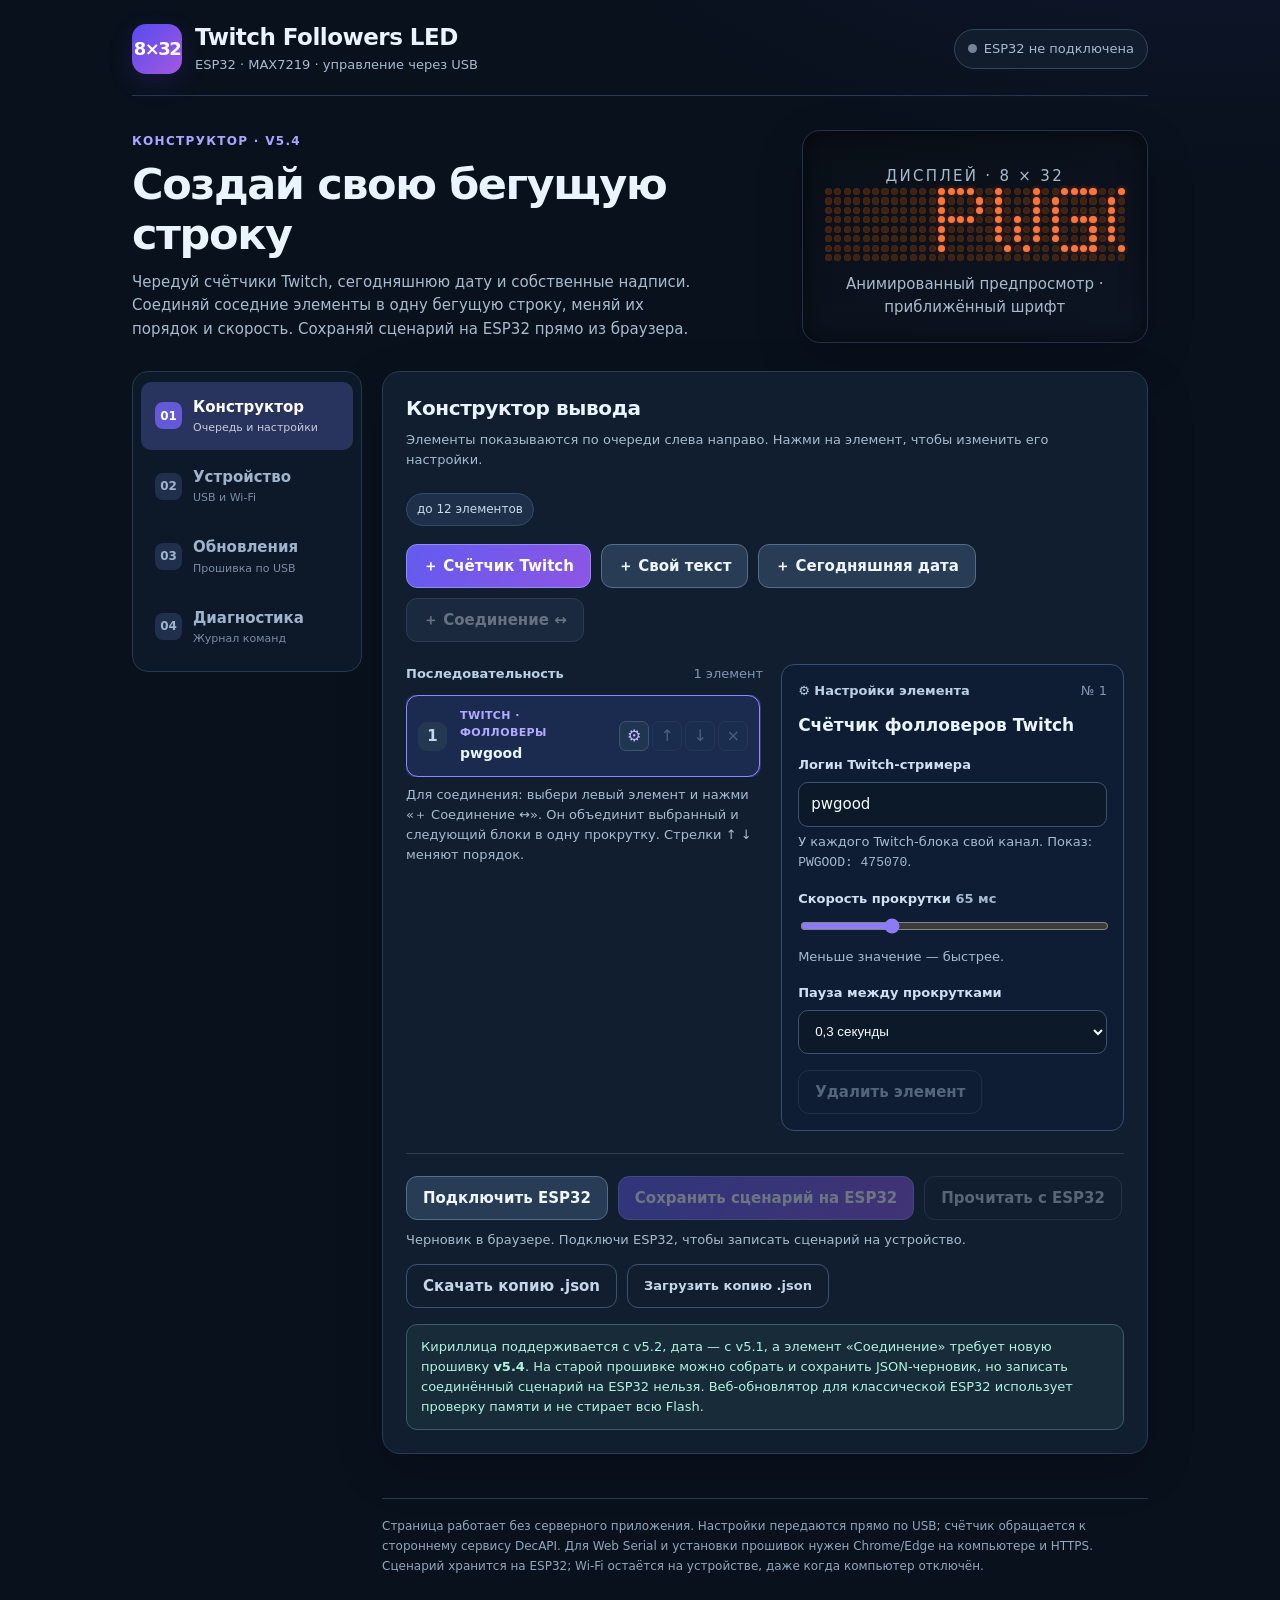
<file: classic-v54.html>
<!doctype html>
<html lang="ru">
<head>
  <meta charset="utf-8">
  <meta name="viewport" content="width=device-width, initial-scale=1">
  <meta name="theme-color" content="#09121e">
  <meta name="description" content="Конструктор Twitch LED для ESP32 8×32 с русским шрифтом, счётчиками Twitch, датой и собственным текстом.">
  <title>Twitch LED • Конструктор экрана ESP32 v5.4</title>
  <style>
    :root { color-scheme:dark; --bg:#09111d; --surface:#111e30; --card:#14243a; --ink:#eaf4ff; --muted:#a7bbcf; --stroke:#30465d; --accent:#7e77ff; --accentlight:#aaa5ff; --green:#74e6b9; --warn:#ffce85; --red:#fc9094; --shadow:0 16px 48px rgba(0,0,0,.18); }
    * {box-sizing:border-box} html{scroll-behavior:smooth} body{margin:0;min-height:100vh;background:radial-gradient(900px 520px at 95% -15%, #24255e60, transparent 80%),var(--bg);color:var(--ink);font:15px/1.55 system-ui,-apple-system,"Segoe UI",Arial,sans-serif}
    button,input{font:inherit} button{cursor:pointer} :focus-visible{outline:2px solid var(--accentlight);outline-offset:3px}
    .shell{max-width:1060px;margin:0 auto;padding:24px 22px 70px}
    .top{display:flex;align-items:center;justify-content:space-between;gap:20px;flex-wrap:wrap;padding-bottom:20px;border-bottom:1px solid #26374f}
    .brand{display:flex;align-items:center;gap:13px}.brandmark{width:50px;height:50px;border-radius:14px;background:linear-gradient(135deg,#564bef,#a458e1);display:grid;place-items:center;box-shadow:0 9px 24px #5039b833;color:#fff;font-weight:850;letter-spacing:-1.5px;font-size:18px}
    .brand h1{margin:0;line-height:1.2;font-size:23px;letter-spacing:-.5px}.brand p{margin:3px 0 0;color:var(--muted);font-size:13px}
    .dot{display:inline-block;width:9px;height:9px;border-radius:50%;background:#758599;margin-right:7px}.dot.on{background:var(--green);box-shadow:0 0 0 4px #74e6b91a}
    .topstatus{background:#111d2d;padding:9px 13px;border-radius:99px;border:1px solid var(--stroke);font-size:13px;color:var(--muted)}
    .hero{display:grid;grid-template-columns:minmax(0,1.3fr) minmax(245px,.7fr);gap:26px;align-items:center;padding:34px 0 28px}
    .eyebrow{color:var(--accentlight);font-size:12px;letter-spacing:1.3px;font-weight:800;text-transform:uppercase}
    h2{letter-spacing:-.5px;line-height:1.15;font-size:24px;margin:10px 0 10px}.hero h2{font-size:clamp(29px,4.4vw,43px);letter-spacing:-1.4px;max-width:620px}.hero p{color:var(--muted);font-size:15px;max-width:565px;margin:12px 0 0}
    .led-box{padding:22px 12px;background:linear-gradient(160deg,#0a0f17,#0d1523);border:1px solid #253144;border-radius:18px;box-shadow:inset 0 0 25px #0008, var(--shadow)}
    .led-label{text-align:center;font-size:10px;letter-spacing:2.3px;color:#7a9bb8;margin:0 0 13px;text-transform:uppercase}.led-grid{display:grid;grid-template-columns:repeat(32,1fr);gap:2.4px;margin:0 auto;max-width:300px}.led-grid i{display:block;width:100%;aspect-ratio:1;background:#392414;border-radius:50%;box-shadow:inset 0 0 0 1px #74280b66}.led-grid i.on{background:#ff7639;box-shadow:0 0 5px #ff552a77}.led-caption{color:#6f879d;font-size:11px;text-align:center;margin:10px 0 0}
    .notice{background:#172942;border:1px solid #46608a;border-radius:12px;padding:12px 15px;font-size:13px;color:#d4e8ff;margin:0 0 19px;line-height:1.6}.notice:empty{display:none}
    .layout{display:grid;grid-template-columns:230px minmax(0,1fr);gap:20px;align-items:start}
    .nav{background:#0d1929;border:1px solid #26394e;border-radius:16px;padding:8px;position:sticky;top:20px}
    .nav button{width:100%;text-align:left;display:flex;align-items:center;gap:11px;border:0;background:transparent;color:#9eb4cd;padding:14px;border-radius:10px;font-weight:650;margin:2px 0}
    .nav button.active{background:#28345e;color:#fff}.nav button:not(.active):hover{background:#192940;color:#fff}.nav small{display:block;font-size:11px;font-weight:450;opacity:.75}
    .nav .num{width:27px;height:27px;border-radius:8px;background:#202f4b;display:grid;place-items:center;font-size:12px;flex-shrink:0}.nav button.active .num{background:#6459d6}
    .stack{display:grid;gap:16px}.panel{background:var(--surface);border:1px solid #273c53;border-radius:18px;padding:23px;box-shadow:var(--shadow)}.panel h3{font-size:20px;line-height:1.35;margin:0 0 4px;letter-spacing:-.4px}.muted{color:var(--muted)}.panel p{margin:8px 0 13px}.help{font-size:13px;color:var(--muted)}
    .tab[hidden]{display:none!important}.row{display:flex;gap:10px;flex-wrap:wrap;align-items:center}.split{display:grid;grid-template-columns:1fr 1fr;gap:14px}.wide{grid-column:1/-1}
    label{display:block;font-size:13px;font-weight:700;color:#d0dff1;margin-bottom:7px}.input{width:100%;min-height:44px;border:1px solid #3d536f;background:#0c1929;color:#f7fbff;border-radius:10px;padding:10px 12px;outline:none}.input:focus{border-color:var(--accentlight);box-shadow:0 0 0 3px #7770ff33}.input::placeholder{color:#7d93ab}
    .btn{display:inline-flex;justify-content:center;align-items:center;gap:8px;white-space:normal;text-align:center;padding:11px 16px;background:#293c55;color:#f0f6ff;border:1px solid #536e89;border-radius:11px;font-weight:720;line-height:1.35;min-height:44px}
    .btn.primary{background:linear-gradient(120deg,#635bef,#8d56e4);border-color:#9489ff;color:white}.btn.ghost{background:transparent;border-color:#3c5370;color:#c5d6ea}.btn:hover:not(:disabled){filter:brightness(1.15)}.btn:disabled{opacity:.39;cursor:not-allowed}
    .pills{display:flex;gap:9px;flex-wrap:wrap}.pill{display:inline-flex;align-items:center;gap:5px;background:#1e3049;border:1px solid #334b67;border-radius:40px;padding:6px 10px;color:#c6daeb;font-size:12px}.pill.good{color:var(--green);border-color:#285e53}
    .note{background:#172b39;border:1px solid #365d68;border-radius:11px;padding:12px 14px;color:#b1f2de;font-size:13px}.note.warning{background:#312718;border-color:#7c5b2c;color:#f5d7a3}.note.danger{background:#321d26;border-color:#92556a;color:#ffcbd2}
    .field{margin:18px 0}.thin{border:0;border-top:1px solid #293c50;margin:22px 0}
    pre{border:1px solid #2d4256;background:#090f1c;border-radius:11px;min-height:148px;max-height:320px;overflow:auto;padding:16px;margin:12px 0;color:#9cddb9;white-space:pre-wrap;overflow-wrap:anywhere;font:12px/1.6 Consolas,"Courier New",monospace}
    .info-grid{display:grid;grid-template-columns:repeat(3,1fr);gap:12px;margin:14px 0}.stat{background:#0d1b2e;border:1px solid #253c55;border-radius:11px;padding:13px}.stat small{display:block;color:#9cb1c4;font-size:12px}.stat strong{display:block;font-size:19px;font-variant-numeric:tabular-nums;overflow-wrap:anywhere;margin-top:4px}
    input[type="file"]{padding:11px 9px;font-size:13px}.check{display:flex;gap:10px;align-items:flex-start;font-size:13px;font-weight:500;color:#bfd2e8;margin:14px 0}.check input{width:18px;height:18px;accent-color:#8273f1;flex-shrink:0;margin-top:3px}
    .updater{padding:15px;border-radius:12px;border:1px dashed #4c6684;background:#0c1b2d;margin:16px 0 0}.updater esp-web-install-button{--esp-tools-button-color:#7161ea;--esp-tools-button-text-color:white;--esp-tools-button-border-radius:10px}
    .faint{opacity:.66}.small-link{color:#bfb7ff}.foot{border-top:1px solid #24384c;padding-top:18px;margin-top:28px;color:#90a6bd;font-size:12px;line-height:1.65}
    @media(max-width:820px){.layout{grid-template-columns:1fr}.nav{position:static;display:grid;grid-template-columns:1fr 1fr;gap:4px}.nav button{padding:9px}.hero{grid-template-columns:1fr 250px}.panel{padding:18px}}
    @media(max-width:600px){.shell{padding:14px 12px 50px}.hero{grid-template-columns:1fr;gap:18px;padding-top:22px}.led-box{max-width:420px}.split{grid-template-columns:1fr}.info-grid{grid-template-columns:1fr 1fr}.panel{padding:16px}.brand h1{font-size:20px}.nav .num{display:none}}
  </style>
  <link rel="stylesheet" href="builder.css">
</head>
<body>
<div class="shell">
  <header class="top">
    <div class="brand"><div class="brandmark">8×32</div><div><h1>Twitch Followers LED</h1><p>ESP32 · MAX7219 · управление через USB</p></div></div>
    <div class="topstatus"><span id="connectionDot" class="dot"></span><span id="connectionText">ESP32 не подключена</span></div>
  </header>
  <section class="hero">
    <div><div class="eyebrow">Конструктор · v5.4</div><h2>Создай свою бегущую строку</h2><p>Чередуй счётчики Twitch, сегодняшнюю дату и собственные надписи. Соединяй соседние элементы в одну бегущую строку, меняй их порядок и скорость. Сохраняй сценарий на ESP32 прямо из браузера.</p></div>
    <div class="led-box"><p class="led-label">Дисплей · 8 × 32</p><div id="ledGrid" class="led-grid" aria-label="Анимированный предпросмотр сценария на светодиодной матрице"></div><p class="led-caption">Анимированный предпросмотр · приближённый шрифт</p></div>
  </section>
  <div id="banner" class="notice" role="status"></div>
  <div class="layout">
    <nav class="nav" aria-label="Разделы">
      <button class="active" type="button" data-tab="builder" aria-current="page"><span class="num">01</span><span>Конструктор<small>Очередь и настройки</small></span></button>
      <button type="button" data-tab="configure"><span class="num">02</span><span>Устройство<small>USB и Wi-Fi</small></span></button>
      <button type="button" data-tab="updates"><span class="num">03</span><span>Обновления<small>Прошивка по USB</small></span></button>
      <button type="button" data-tab="journal"><span class="num">04</span><span>Диагностика<small>Журнал команд</small></span></button>
    </nav>
    <main class="stack">
      <div id="tab-builder" class="tab stack">
        <section class="panel">
          <div class="row" style="justify-content:space-between"><div><h3>Конструктор вывода</h3><p class="help">Элементы показываются по очереди слева направо. Нажми на элемент, чтобы изменить его настройки.</p></div><span class="pill">до 12 элементов</span></div>
          <div class="builder-toolbar row">
            <button class="btn primary" id="addTwitch" type="button">＋ Счётчик Twitch</button>
            <button class="btn" id="addText" type="button">＋ Свой текст</button>
            <button class="btn" id="addDate" type="button">＋ Сегодняшняя дата</button>
            <button class="btn" id="addJoin" type="button">＋ Соединение ↔</button>
          </div>
          <div class="builder-layout">
            <div class="builder-list-column">
              <div class="builder-subhead"><span>Последовательность</span><span id="itemCount">1 элемент</span></div>
              <div id="blocksList" class="blocks-list" role="list" aria-label="Последовательность элементов"></div>
              <p class="help">Для соединения: выбери левый элемент и нажми «＋ Соединение ↔». Он объединит выбранный и следующий блоки в одну прокрутку. Стрелки ↑ ↓ меняют порядок.</p>
            </div>
            <div class="builder-editor" id="builderEditor">
              <div class="builder-subhead"><span>⚙ Настройки элемента</span><span id="selectedPosition">№ 1</span></div>
              <strong id="editHeading">Счётчик Twitch</strong>
              <div id="twitchSettings" class="field">
                <label for="itemStreamer">Логин Twitch-стримера</label>
                <input class="input" id="itemStreamer" type="text" autocomplete="off" spellcheck="false" placeholder="pwgood или twitch.tv/xqc" maxlength="120">
                <p class="help">У каждого Twitch-блока свой канал. Показ: <code>PWGOOD: 475070</code>.</p>
              </div>
              <div id="textSettings" class="field" hidden>
                <label for="itemText">Твой текст</label>
                <textarea class="input text-area" id="itemText" spellcheck="false" rows="4" placeholder="Например: СПАСИБО ЗА ПОДПИСКУ!"></textarea>
                <div class="row" style="justify-content:space-between"><span class="help">Русские буквы, включая Ё/ё, выводятся без транслитерации на v5.2.</span><span id="textBytes" class="help">0 / 120 байт</span></div>
              </div>
              <div id="dateSettings" class="field" hidden>
                <label for="itemDateZone">Часовой пояс даты</label>
                <select class="input" id="itemDateZone">
                  <option value="BERLIN">Берлин / Европа (летнее время автоматически)</option>
                  <option value="MOSCOW">Москва (UTC+3)</option>
                  <option value="VLADIVOSTOK">Владивосток / Хабаровск (UTC+10)</option>
                  <option value="UTC">UTC (+0)</option>
                </select>
                <p class="help">Формат <strong>ДД.ММ.ГГГГ</strong>. ESP32 получает время через Wi-Fi и NTP, дата пересчитывается при каждом показе. До синхронизации: <code>--.--.----</code>.</p>
              </div>
              <div id="joinSettings" class="field" hidden>
                <label for="itemJoinSeparator">Как соединить надписи</label>
                <select class="input" id="itemJoinSeparator">
                  <option value="SPACE">С одним пробелом</option>
                  <option value="NONE">Вплотную, без пробела</option>
                </select>
                <p class="help">Элемент «Соединение» расположен между двумя обычными элементами. Они будут показаны подряд в одной прокрутке, с одной общей паузой в конце.</p>
              </div>
              <div id="timingSettings">
              <div class="field"><label for="itemSpeed">Скорость прокрутки <span id="speedLabel" class="muted">65 мс</span></label><input type="range" id="itemSpeed" min="35" max="140" step="5" value="65" class="range"><p class="help">Меньше значение — быстрее.</p></div>
              <div class="field"><label for="itemPause">Пауза между прокрутками</label><select class="input" id="itemPause"><option value="0">Без паузы</option><option value="300">0,3 секунды</option><option value="600">0,6 секунды</option><option value="1000">1 секунда</option><option value="1500">1,5 секунды</option><option value="2500">2,5 секунды</option></select></div>
              </div>
              <div class="row"><button id="removeSelected" class="btn ghost" type="button">Удалить элемент</button></div>
            </div>
          </div>
          <hr class="thin">
          <div class="row builder-bottom-actions">
            <button id="builderConnect" type="button" class="btn">Подключить ESP32</button>
            <button id="savePlaylist" type="button" class="btn primary" disabled>Сохранить сценарий на ESP32</button>
            <button id="reloadPlaylist" type="button" class="btn ghost" disabled>Прочитать с ESP32</button>
          </div>
          <p class="help" id="playlistState" role="status">Создай сценарий, затем подключи ESP32 с прошивкой v5.2.</p>
          <div class="row builder-bottom-actions">
            <button id="exportPlaylist" type="button" class="btn ghost">Скачать копию .json</button>
            <label class="btn ghost import-label" for="importPlaylist">Загрузить копию .json</label><input id="importPlaylist" type="file" accept=".json,application/json" hidden>
          </div>
          <div class="note" style="margin-top:16px">Кириллица поддерживается с v5.2, дата — с v5.1, а элемент «Соединение» требует новую прошивку <strong>v5.4</strong>. На старой прошивке можно собрать и сохранить JSON-черновик, но записать соединённый сценарий на ESP32 нельзя. Веб-обновлятор для классической ESP32 использует проверку памяти и не стирает всю Flash.</div>
        </section>
      </div>
      <div id="tab-configure" class="tab stack" hidden>
        <section class="panel">
          <h3>Подключение к ESP32</h3>
          <p class="help">Подключи плату USB-кабелем и закрой «Монитор порта» Arduino IDE. В окне выбора выбери <strong>USB Serial</strong> (например, COM4).</p>
          <div class="row"><button type="button" id="connect" class="btn primary">Подключить ESP32</button><button type="button" id="disconnect" class="btn ghost" disabled>Отключить</button><span class="pill" id="connectedBadge">Не подключена</span></div>
          <div class="info-grid"><div class="stat"><small>Первый Twitch-канал</small><strong id="currentStreamer">—</strong></div><div class="stat"><small>Его фолловеры</small><strong id="currentCount">—</strong></div><div class="stat"><small>Wi-Fi</small><strong id="currentWifi">—</strong></div></div>
          <p id="firmwareInfo" class="help">Версия прошивки: неизвестна</p>
        </section>
        <section class="panel">
          <h3>Сеть Wi-Fi</h3>
          <div class="split"><div><label for="ssid">Wi-Fi 2,4 ГГц</label><input id="ssid" class="input" type="text" autocomplete="off" placeholder="Имя сети"></div><div><label for="wifiPassword">Пароль Wi-Fi</label><input id="wifiPassword" class="input" type="password" autocomplete="off" placeholder="Пароль"></div></div>
          <p class="help">Оставь оба поля пустыми, если менять Wi-Fi не нужно. Пароль передаётся только в выбранный USB-порт.</p>
          <div class="row"><button id="saveWifi" type="button" class="btn primary" disabled>Сохранить Wi-Fi</button><button id="status" type="button" class="btn" disabled>Статус</button><button id="refresh" type="button" class="btn ghost" disabled>Обновить счётчики</button></div>
        </section>
      </div>
      <div id="tab-updates" class="tab stack" hidden>
        <section class="panel">
          <h3>Безопасное обновление через USB</h3>
          <p class="muted">Новый мастер обновления использует <strong>esptool-js</strong> и обновляет только приложение. Перед записью проверяет ESP32, Flash 4 МБ, загрузчик и раздел приложения, а после — контрольную сумму. Команды полной очистки Flash нет.</p>
          <div class="note warning"><strong>Важно:</strong> сперва сохрани сценарий в JSON во вкладке «Конструктор». Закрой монитор порта и отключи ESP32 в разделе «Устройство». Не отключай USB во время записи. Работает только с классической ESP32 Dev Module, 4 МБ, с разметкой по умолчанию.</div>
          <div class="row"><a class="btn primary" href="updater-v54.html">Обновить ESP32 до v5.4 · JOIN</a><a class="btn ghost" href="updater.html">Проверенный мастер v5.3</a><a class="btn ghost" href="source/Twitch_LED_Builder_ESP32_v5_4.ino" download>Скачать v5.4 для Arduino IDE</a></div>
          <p class="help">Обновление v5.4 рассчитано на классическую ESP32 с Flash 4 МБ, как твой текущий рабочий образец. Перед записью сверяется контрольная сумма таблицы разделов. Ранее испытанная v5.3 остаётся доступна отдельно. Для заказанной ESP32-S3 этот установщик НЕ предназначен.</p>
        </section>
      </div>
      <div id="tab-journal" class="tab stack" hidden>
        <section class="panel"><h3>Журнал ESP32</h3><p class="help">Сообщения с последовательного порта. Если подключения нет, здесь остаются последние записи текущей вкладки.</p><pre id="log" aria-live="polite">Ожидание подключения...</pre><div class="row"><button id="clearLog" class="btn ghost" type="button">Очистить журнал</button><button id="journalStatus" class="btn" disabled type="button">Обновить статус</button></div></section>
        <section class="panel"><h3>Ручная команда</h3><p class="help">Например, <code>HELP</code> или <code>STATUS</code>. Пароль Wi-Fi сюда не вводи.</p><div class="row"><input id="customCommand" class="input" style="flex:1;min-width:190px" placeholder="STATUS" spellcheck="false"><button id="sendCommand" class="btn" disabled type="button">Отправить</button></div></section>
      </div>
      <p class="foot">Страница работает без серверного приложения. Настройки передаются прямо по USB; счётчик обращается к стороннему сервису DecAPI. Для Web Serial и установки прошивок нужен Chrome/Edge на компьютере и HTTPS. Сценарий хранится на ESP32; Wi-Fi остаётся на устройстве, даже когда компьютер отключён.</p>
    </main>
  </div>
</div>
<script src="app.js?v=5.4.0" defer></script>
</body>
</html>
</file>
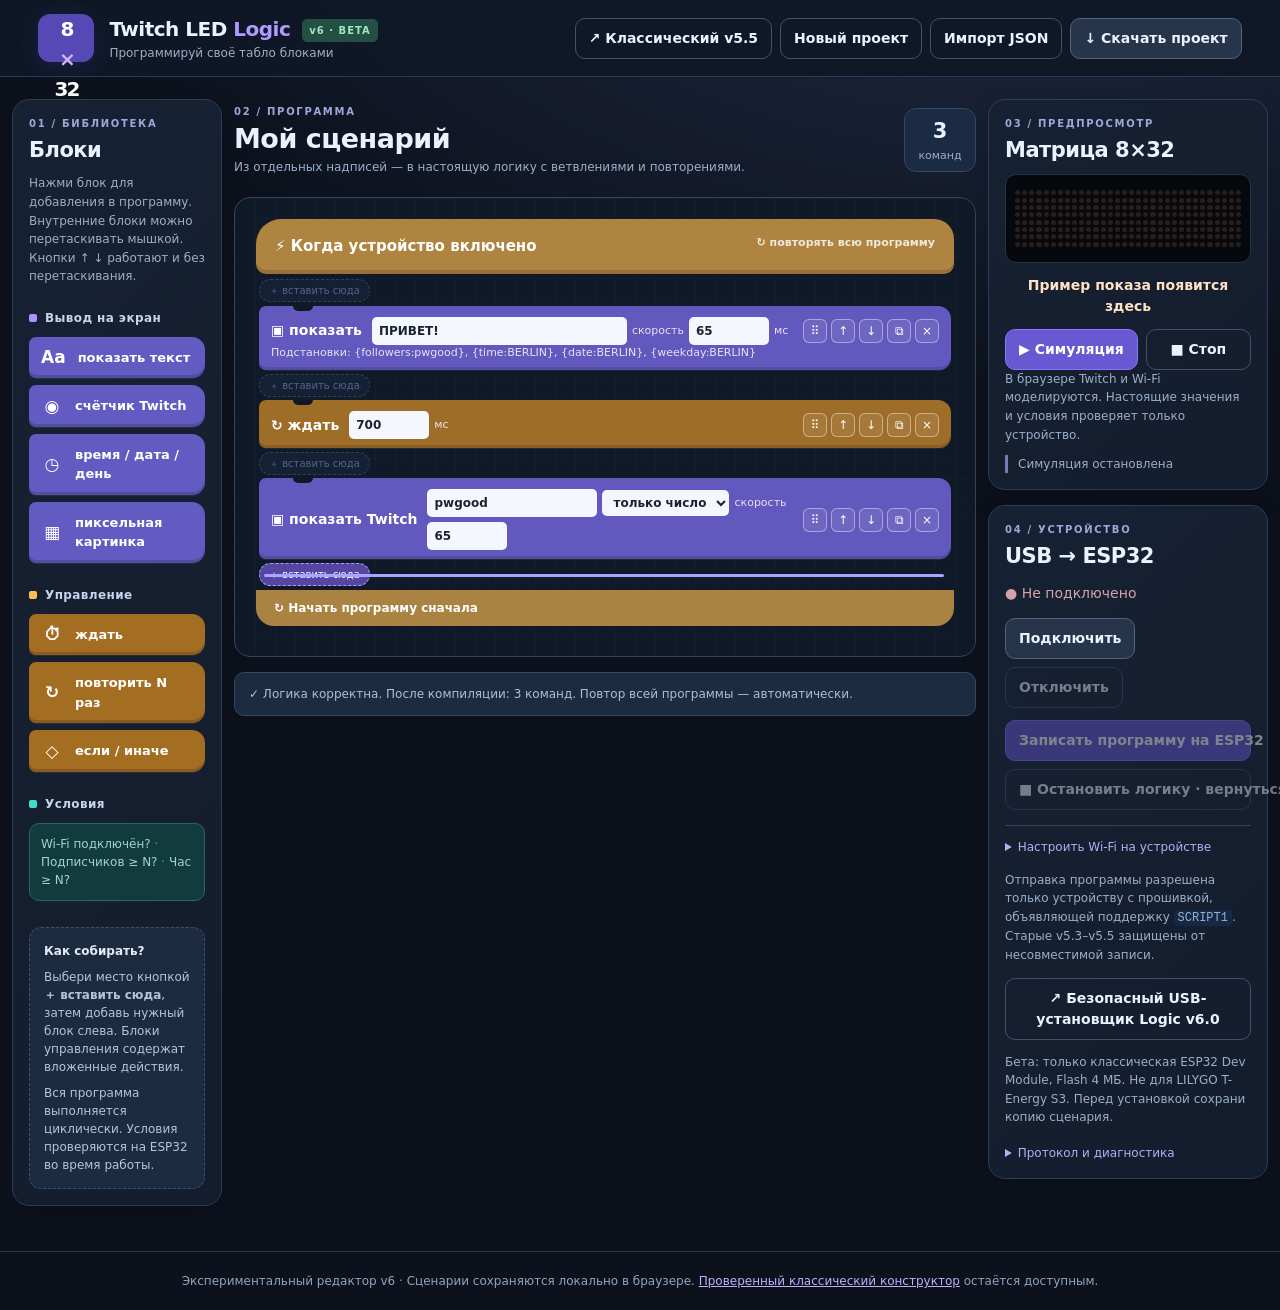
<file: logic-v6.html>
<!doctype html>
<html lang="ru">
<head>
<meta charset="utf-8"><meta name="viewport" content="width=device-width,initial-scale=1">
<meta name="theme-color" content="#10131d">
<meta name="description" content="Twitch LED Logic — визуальное программирование матрицы MAX7219 в стиле Scratch">
<title>Twitch LED Logic · Экспериментальный конструктор v6</title>
<link rel="stylesheet" href="./logic-v6.css?v=6.0.0">
<script src="./logic-v6.js?v=6.0.0" defer></script>
</head>
<body>
<header class="topbar">
  <div class="brand"><div class="mark">8<span>×</span>32</div>
    <div><div class="brandname">Twitch LED <b>Logic</b><span class="beta">v6 · BETA</span></div>
    <div class="subtitle">Программируй своё табло блоками</div></div></div>
  <div class="top-actions">
    <a class="btn quiet" href="./index.html">↗ Классический v5.5</a>
    <button id="reset" class="btn quiet" type="button">Новый проект</button>
    <button id="importBtn" class="btn quiet" type="button">Импорт JSON</button>
    <input id="importFile" type="file" accept=".json,application/json" hidden>
    <button id="exportBtn" class="btn" type="button">↓ Скачать проект</button>
  </div>
</header>
<div class="shell">
 <aside class="palette panel">
   <div class="overline">01 / БИБЛИОТЕКА</div><h2>Блоки</h2>
   <p class="hint">Нажми блок для добавления в программу. Внутренние блоки можно перетаскивать мышкой. Кнопки ↑ ↓ работают и без перетаскивания.</p>
   <div class="category"><span class="catdot c-screen"></span> Вывод на экран</div>
   <button class="palette-block screen" data-add="text" type="button"><span class="block-icon">Aa</span> показать текст</button>
   <button class="palette-block screen" data-add="twitch" type="button"><span class="block-icon">◉</span> счётчик Twitch</button>
   <button class="palette-block screen" data-add="clock" type="button"><span class="block-icon">◷</span> время / дата / день</button>
   <button class="palette-block screen" data-add="pixel" type="button"><span class="block-icon">▦</span> пиксельная картинка</button>
   <div class="category"><span class="catdot c-control"></span> Управление</div>
   <button class="palette-block control" data-add="wait" type="button"><span class="block-icon">⏱</span> ждать</button>
   <button class="palette-block control" data-add="repeat" type="button"><span class="block-icon">↻</span> повторить N раз</button>
   <button class="palette-block control" data-add="if" type="button"><span class="block-icon">◇</span> если / иначе</button>
   <div class="category"><span class="catdot c-sensor"></span> Условия</div>
   <div class="condition-list">Wi-Fi подключён? <span>·</span> Подписчиков ≥ N? <span>·</span> Час ≥ N?</div>
   <div class="palette-help">
     <strong>Как собирать?</strong>
     <p>Выбери место кнопкой <b>＋ вставить сюда</b>, затем добавь нужный блок слева. Блоки управления содержат вложенные действия.</p>
     <p>Вся программа выполняется циклически. Условия проверяются на ESP32 во время работы.</p>
   </div>
 </aside>
 <main class="workspace">
   <div class="workspace-head"><div>
     <div class="overline">02 / ПРОГРАММА</div>
     <h1>Мой сценарий</h1>
     <p>Из отдельных надписей — в настоящую логику с ветвлениями и повторениями.</p>
   </div><div class="counter"><b id="nodeCount">0</b><span>команд</span></div></div>
   <div class="program" id="program">
     <div class="hat">⚡ Когда устройство включено <small>↻ повторять всю программу</small></div>
     <div id="rootList" class="root-list"></div>
     <div class="endcap">↻ Начать программу сначала</div>
   </div>
   <div id="validation" class="validation" role="status"></div>
 </main>
 <aside class="right-rail">
   <section class="panel live-preview">
     <div class="overline">03 / ПРЕДПРОСМОТР</div><h2>Матрица 8×32</h2>
     <div class="matrix-wrap"><div id="ledMatrix" class="matrix" aria-label="Матрица 8 на 32"></div></div>
     <div id="previewLabel" class="preview-label">Пример показа появится здесь</div>
     <div class="row"><button id="playDemo" class="btn primary">▶ Симуляция</button><button id="stopDemo" class="btn quiet">■ Стоп</button></div>
     <p class="hint">В браузере Twitch и Wi-Fi моделируются. Настоящие значения и условия проверяет только устройство.</p>
     <div id="simState" class="sim-state">Симуляция остановлена</div>
   </section>
   <section class="panel connect-panel">
     <div class="overline">04 / УСТРОЙСТВО</div><h2>USB → ESP32</h2>
     <div id="deviceStatus" class="status">● Не подключено</div>
     <div class="row"><button id="usbConnect" class="btn">Подключить</button><button id="usbDisconnect" class="btn quiet" disabled>Отключить</button></div>
     <button id="sendScript" class="btn primary full" disabled>Записать программу на ESP32</button>
     <div class="row"><button id="stopScript" class="btn quiet full" disabled type="button">■ Остановить логику · вернуться к старому сценарию</button></div>
     <details class="wifi-setup">
       <summary>Настроить Wi-Fi на устройстве</summary>
       <label for="wifiSsid">Имя сети Wi-Fi 2,4 ГГц</label>
       <input id="wifiSsid" type="text" autocomplete="off" placeholder="Название сети" maxlength="32">
       <label for="wifiPassword">Пароль</label>
       <input id="wifiPassword" type="password" autocomplete="new-password" placeholder="Пароль" maxlength="64">
       <button id="wifiSave" class="btn full" disabled type="button">Сохранить Wi-Fi по USB</button>
       <p class="hint">Пароль не сохраняется на сайте: он передаётся только ESP32 через выбранный USB-порт.</p>
     </details>
     <p class="hint">Отправка программы разрешена только устройству с прошивкой, объявляющей поддержку <code>SCRIPT1</code>. Старые v5.3–v5.5 защищены от несовместимой записи.</p>
     <a class="btn quiet full" style="display:block;text-align:center;margin:12px 0;white-space:normal" href="./updater-v6.html">↗ Безопасный USB-установщик Logic v6.0</a>
     <p class="hint">Бета: только классическая ESP32 Dev Module, Flash 4 МБ. Не для LILYGO T-Energy S3. Перед установкой сохрани копию сценария.</p>
     <details><summary>Протокол и диагностика</summary><pre id="usbLog">Нет соединения</pre></details>
   </section>
   <section class="panel pixel-tools" id="pixelTools" hidden>
     <div class="overline">РЕДАКТОР ГРАФИКИ</div><h2>Пиксели 8×32</h2>
     <p class="hint">Рисуй прямо в ячейках. Изображение хранится в выбранном блоке.</p>
     <div id="pixelGrid" class="pixel-grid" aria-label="Редактор пикселей 8 на 32"></div>
     <div class="row">
       <button id="pixelPrev" class="btn quiet" type="button">◀</button>
       <span id="pixelFrameInfo">Кадр 1/1</span>
       <button id="pixelNext" class="btn quiet" type="button">▶</button>
       <button id="pixelAddFrame" class="btn quiet" type="button">＋ кадр</button>
       <button id="pixelRemoveFrame" class="btn quiet" type="button">− кадр</button>
     </div>
     <div class="row"><button id="pixelClear" class="btn quiet">Очистить</button><button id="pixelInvert" class="btn quiet">Инвертировать</button></div>
   </section>
 </aside>
</div>
<footer>Экспериментальный редактор v6 · Сценарии сохраняются локально в браузере. <a href="./index.html">Проверенный классический конструктор</a> остаётся доступным.</footer>
</body></html>
</file>
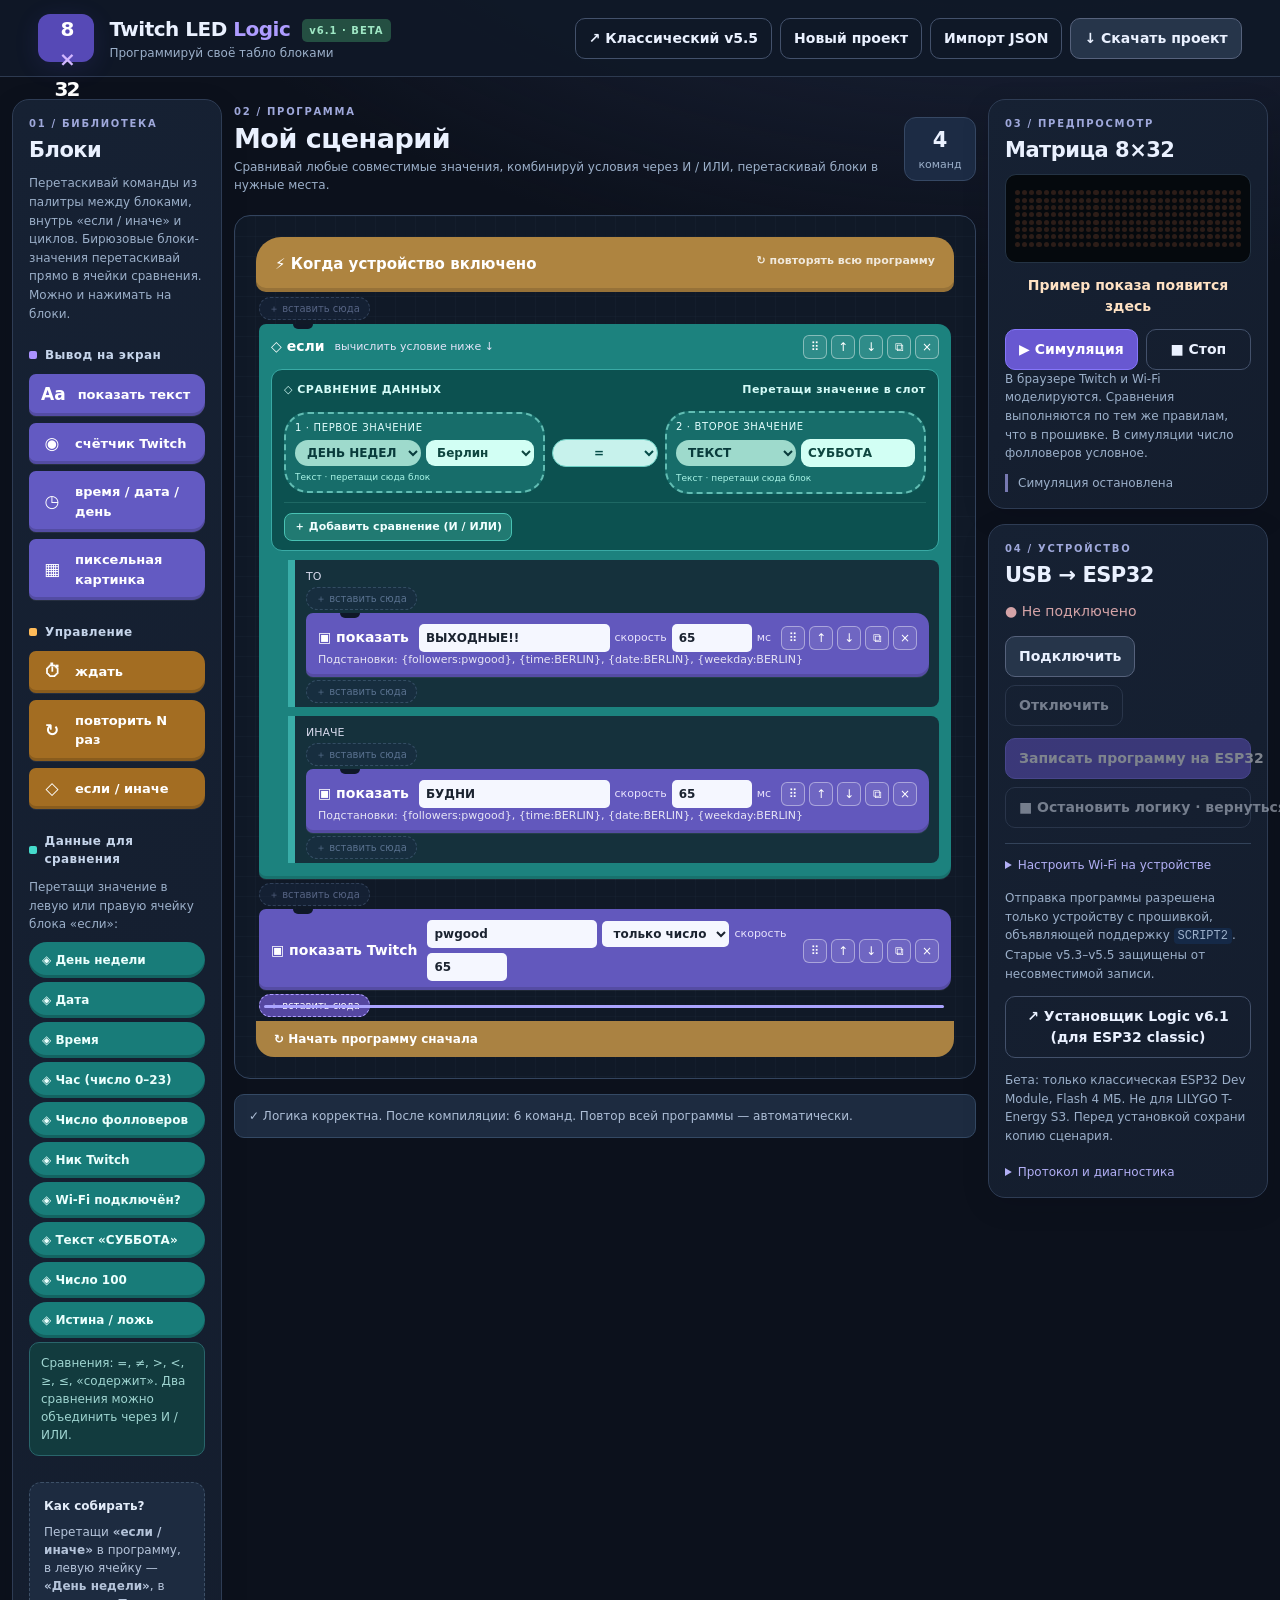
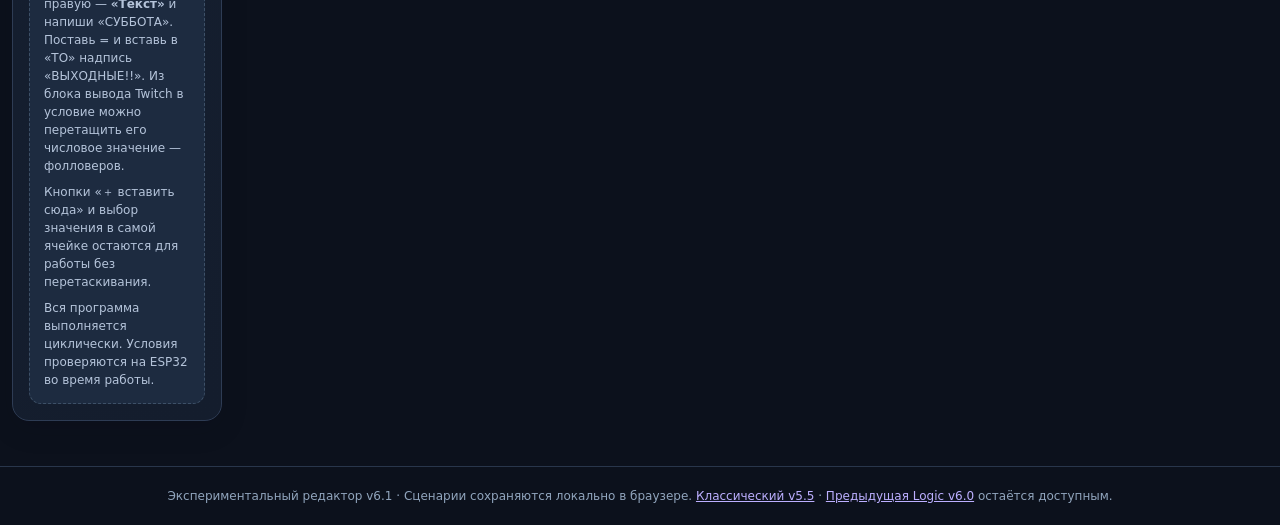
<file: logic-v61.html>
<!doctype html>
<html lang="ru">
<head>
<meta charset="utf-8"><meta name="viewport" content="width=device-width,initial-scale=1">
<meta name="theme-color" content="#10131d">
<meta name="description" content="Twitch LED Logic — визуальное программирование матрицы MAX7219 в стиле Scratch">
<title>Twitch LED Logic · Экспериментальный конструктор v6.1</title>
<link rel="stylesheet" href="./logic-v61.css?v=6.1.0">
<script src="./logic-v61.js?v=6.1.0" defer></script>
</head>
<body>
<header class="topbar">
  <div class="brand"><div class="mark">8<span>×</span>32</div>
    <div><div class="brandname">Twitch LED <b>Logic</b><span class="beta">v6.1 · BETA</span></div>
    <div class="subtitle">Программируй своё табло блоками</div></div></div>
  <div class="top-actions">
    <a class="btn quiet" href="./index.html">↗ Классический v5.5</a>
    <button id="reset" class="btn quiet" type="button">Новый проект</button>
    <button id="importBtn" class="btn quiet" type="button">Импорт JSON</button>
    <input id="importFile" type="file" accept=".json,application/json" hidden>
    <button id="exportBtn" class="btn" type="button">↓ Скачать проект</button>
  </div>
</header>
<div class="shell">
 <aside class="palette panel">
   <div class="overline">01 / БИБЛИОТЕКА</div><h2>Блоки</h2>
   <p class="hint">Перетаскивай команды из палитры между блоками, внутрь «если / иначе» и циклов. Бирюзовые блоки-значения перетаскивай прямо в ячейки сравнения. Можно и нажимать на блоки.</p>
   <div class="category"><span class="catdot c-screen"></span> Вывод на экран</div>
   <button class="palette-block screen" data-add="text" type="button" draggable="true" title="Перетащи в программу или нажми для вставки"><span class="block-icon">Aa</span> показать текст</button>
   <button class="palette-block screen" data-add="twitch" type="button" draggable="true" title="Перетащи в программу или нажми для вставки"><span class="block-icon">◉</span> счётчик Twitch</button>
   <button class="palette-block screen" data-add="clock" type="button" draggable="true" title="Перетащи в программу или нажми для вставки"><span class="block-icon">◷</span> время / дата / день</button>
   <button class="palette-block screen" data-add="pixel" type="button" draggable="true" title="Перетащи в программу или нажми для вставки"><span class="block-icon">▦</span> пиксельная картинка</button>
   <div class="category"><span class="catdot c-control"></span> Управление</div>
   <button class="palette-block control" data-add="wait" type="button" draggable="true" title="Перетащи в программу или нажми для вставки"><span class="block-icon">⏱</span> ждать</button>
   <button class="palette-block control" data-add="repeat" type="button" draggable="true" title="Перетащи в программу или нажми для вставки"><span class="block-icon">↻</span> повторить N раз</button>
   <button class="palette-block control" data-add="if" type="button" draggable="true" title="Перетащи в программу или нажми для вставки"><span class="block-icon">◇</span> если / иначе</button>
   <div class="category"><span class="catdot c-sensor"></span> Данные для сравнения</div>
   <p class="hint" style="margin-bottom:8px">Перетащи значение в левую или правую ячейку блока «если»:</p>
   <button class="palette-block reporter" type="button" draggable="true" data-reporter="weekday">◈ День недели</button>
   <button class="palette-block reporter" type="button" draggable="true" data-reporter="date">◈ Дата</button>
   <button class="palette-block reporter" type="button" draggable="true" data-reporter="time">◈ Время</button>
   <button class="palette-block reporter" type="button" draggable="true" data-reporter="hour">◈ Час (число 0–23)</button>
   <button class="palette-block reporter" type="button" draggable="true" data-reporter="followers">◈ Число фолловеров</button>
   <button class="palette-block reporter" type="button" draggable="true" data-reporter="nick">◈ Ник Twitch</button>
   <button class="palette-block reporter" type="button" draggable="true" data-reporter="wifi">◈ Wi-Fi подключён?</button>
   <button class="palette-block reporter" type="button" draggable="true" data-reporter="text">◈ Текст «СУББОТА»</button>
   <button class="palette-block reporter" type="button" draggable="true" data-reporter="number">◈ Число 100</button>
   <button class="palette-block reporter" type="button" draggable="true" data-reporter="bool">◈ Истина / ложь</button>
   <div class="condition-list">Сравнения: =, ≠, &gt;, &lt;, ≥, ≤, «содержит». Два сравнения можно объединить через И / ИЛИ.</div>
   <div class="palette-help">
     <strong>Как собирать?</strong>
     <p>Перетащи <b>«если / иначе»</b> в программу, в левую ячейку — <b>«День недели»</b>, в правую — <b>«Текст»</b> и напиши «СУББОТА». Поставь = и вставь в «ТО» надпись «ВЫХОДНЫЕ!!». Из блока вывода Twitch в условие можно перетащить его числовое значение — фолловеров.</p>
     <p>Кнопки «＋ вставить сюда» и выбор значения в самой ячейке остаются для работы без перетаскивания.</p>
     <p>Вся программа выполняется циклически. Условия проверяются на ESP32 во время работы.</p>
   </div>
 </aside>
 <main class="workspace">
   <div class="workspace-head"><div>
     <div class="overline">02 / ПРОГРАММА</div>
     <h1>Мой сценарий</h1>
     <p>Сравнивай любые совместимые значения, комбинируй условия через И / ИЛИ, перетаскивай блоки в нужные места.</p>
   </div><div class="counter"><b id="nodeCount">0</b><span>команд</span></div></div>
   <div class="program" id="program">
     <div class="hat">⚡ Когда устройство включено <small>↻ повторять всю программу</small></div>
     <div id="rootList" class="root-list"></div>
     <div class="endcap">↻ Начать программу сначала</div>
   </div>
   <div id="validation" class="validation" role="status"></div>
 </main>
 <aside class="right-rail">
   <section class="panel live-preview">
     <div class="overline">03 / ПРЕДПРОСМОТР</div><h2>Матрица 8×32</h2>
     <div class="matrix-wrap"><div id="ledMatrix" class="matrix" aria-label="Матрица 8 на 32"></div></div>
     <div id="previewLabel" class="preview-label">Пример показа появится здесь</div>
     <div class="row"><button id="playDemo" class="btn primary">▶ Симуляция</button><button id="stopDemo" class="btn quiet">■ Стоп</button></div>
     <p class="hint">В браузере Twitch и Wi-Fi моделируются. Сравнения выполняются по тем же правилам, что в прошивке. В симуляции число фолловеров условное.</p>
     <div id="simState" class="sim-state">Симуляция остановлена</div>
   </section>
   <section class="panel connect-panel">
     <div class="overline">04 / УСТРОЙСТВО</div><h2>USB → ESP32</h2>
     <div id="deviceStatus" class="status">● Не подключено</div>
     <div class="row"><button id="usbConnect" class="btn">Подключить</button><button id="usbDisconnect" class="btn quiet" disabled>Отключить</button></div>
     <button id="sendScript" class="btn primary full" disabled>Записать программу на ESP32</button>
     <div class="row"><button id="stopScript" class="btn quiet full" disabled type="button">■ Остановить логику · вернуться к старому сценарию</button></div>
     <details class="wifi-setup">
       <summary>Настроить Wi-Fi на устройстве</summary>
       <label for="wifiSsid">Имя сети Wi-Fi 2,4 ГГц</label>
       <input id="wifiSsid" type="text" autocomplete="off" placeholder="Название сети" maxlength="32">
       <label for="wifiPassword">Пароль</label>
       <input id="wifiPassword" type="password" autocomplete="new-password" placeholder="Пароль" maxlength="64">
       <button id="wifiSave" class="btn full" disabled type="button">Сохранить Wi-Fi по USB</button>
       <p class="hint">Пароль не сохраняется на сайте: он передаётся только ESP32 через выбранный USB-порт.</p>
     </details>
     <p class="hint">Отправка программы разрешена только устройству с прошивкой, объявляющей поддержку <code>SCRIPT2</code>. Старые v5.3–v5.5 защищены от несовместимой записи.</p>
     <a class="btn quiet full" style="display:block;text-align:center;margin:12px 0;white-space:normal" href="./updater-v61.html">↗ Установщик Logic v6.1 (для ESP32 classic)</a>
     <p class="hint">Бета: только классическая ESP32 Dev Module, Flash 4 МБ. Не для LILYGO T-Energy S3. Перед установкой сохрани копию сценария.</p>
     <details><summary>Протокол и диагностика</summary><pre id="usbLog">Нет соединения</pre></details>
   </section>
   <section class="panel pixel-tools" id="pixelTools" hidden>
     <div class="overline">РЕДАКТОР ГРАФИКИ</div><h2>Пиксели 8×32</h2>
     <p class="hint">Рисуй прямо в ячейках. Изображение хранится в выбранном блоке.</p>
     <div id="pixelGrid" class="pixel-grid" aria-label="Редактор пикселей 8 на 32"></div>
     <div class="row">
       <button id="pixelPrev" class="btn quiet" type="button">◀</button>
       <span id="pixelFrameInfo">Кадр 1/1</span>
       <button id="pixelNext" class="btn quiet" type="button">▶</button>
       <button id="pixelAddFrame" class="btn quiet" type="button">＋ кадр</button>
       <button id="pixelRemoveFrame" class="btn quiet" type="button">− кадр</button>
     </div>
     <div class="row"><button id="pixelClear" class="btn quiet">Очистить</button><button id="pixelInvert" class="btn quiet">Инвертировать</button></div>
   </section>
 </aside>
</div>
<footer>Экспериментальный редактор v6.1 · Сценарии сохраняются локально в браузере. <a href="./index.html">Классический v5.5</a> · <a href="./logic-v6.html">Предыдущая Logic v6.0</a> остаётся доступным.</footer>
</body></html>
</file>
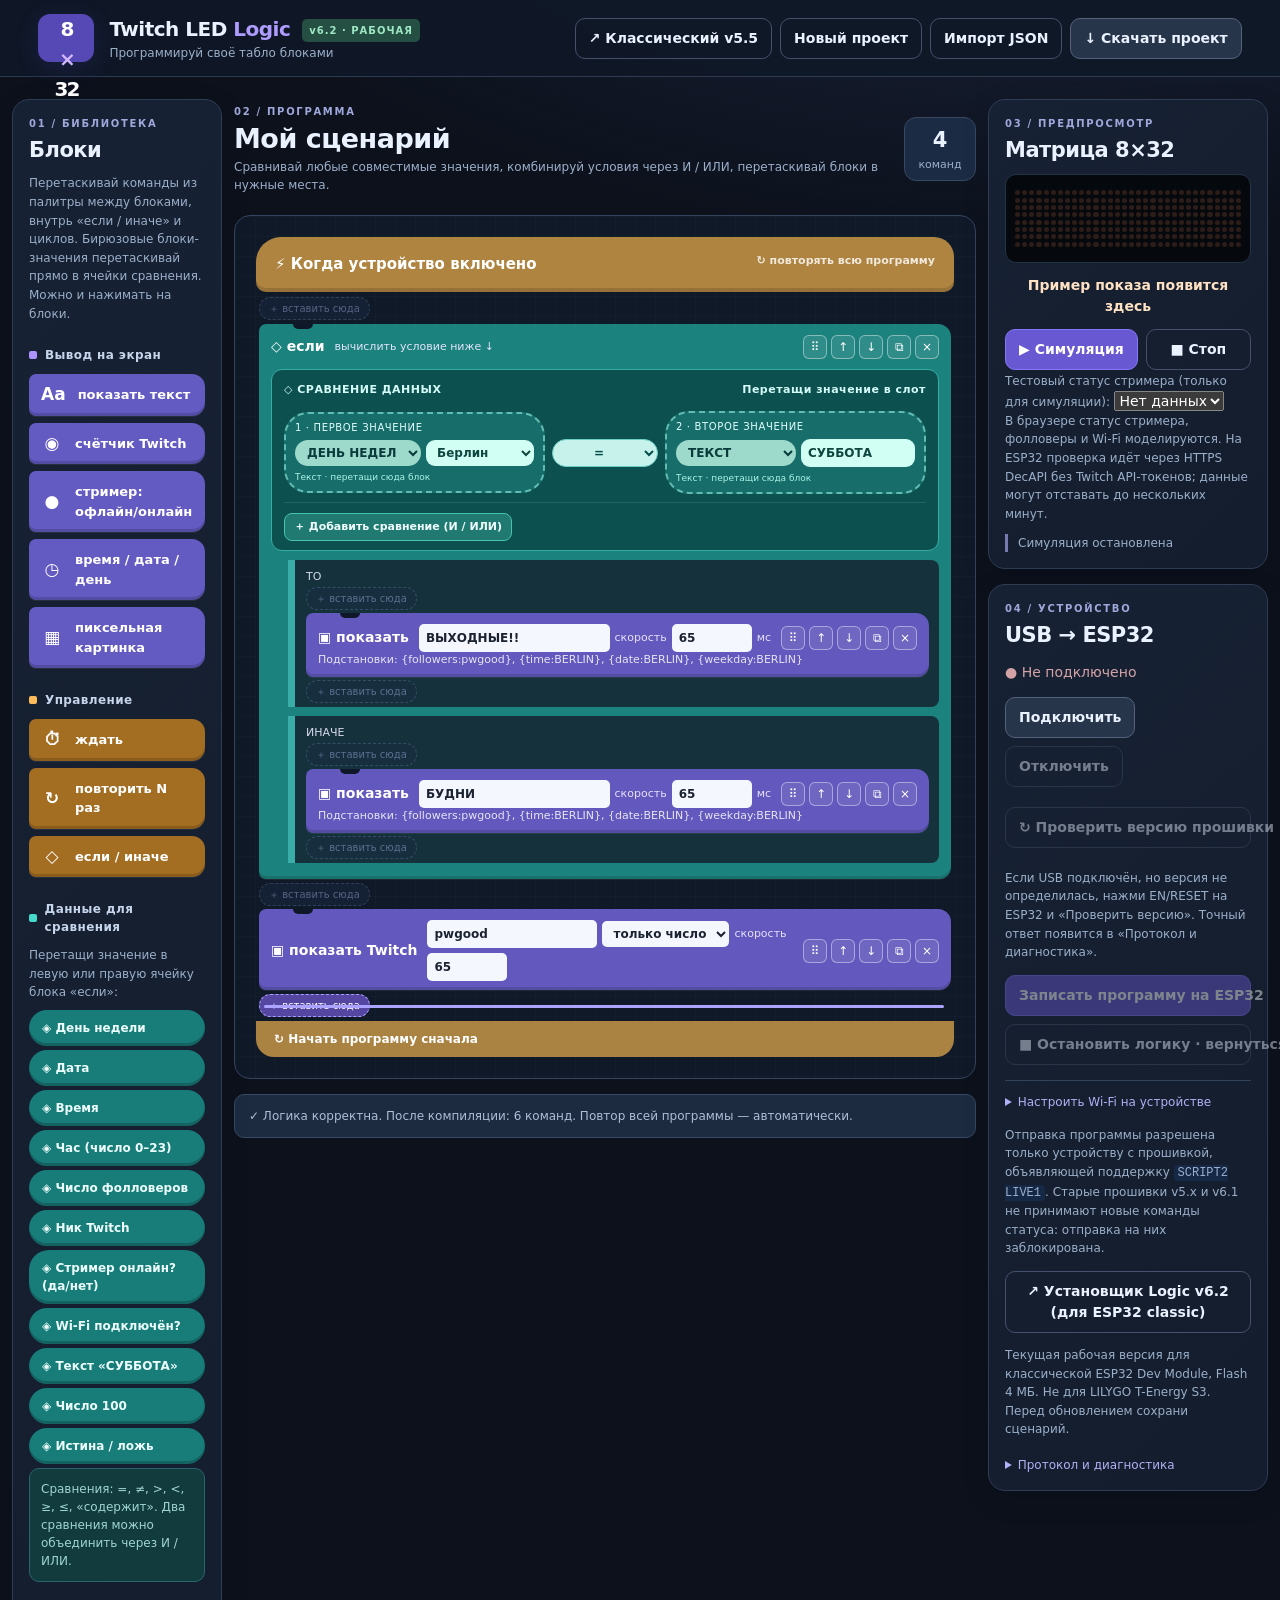
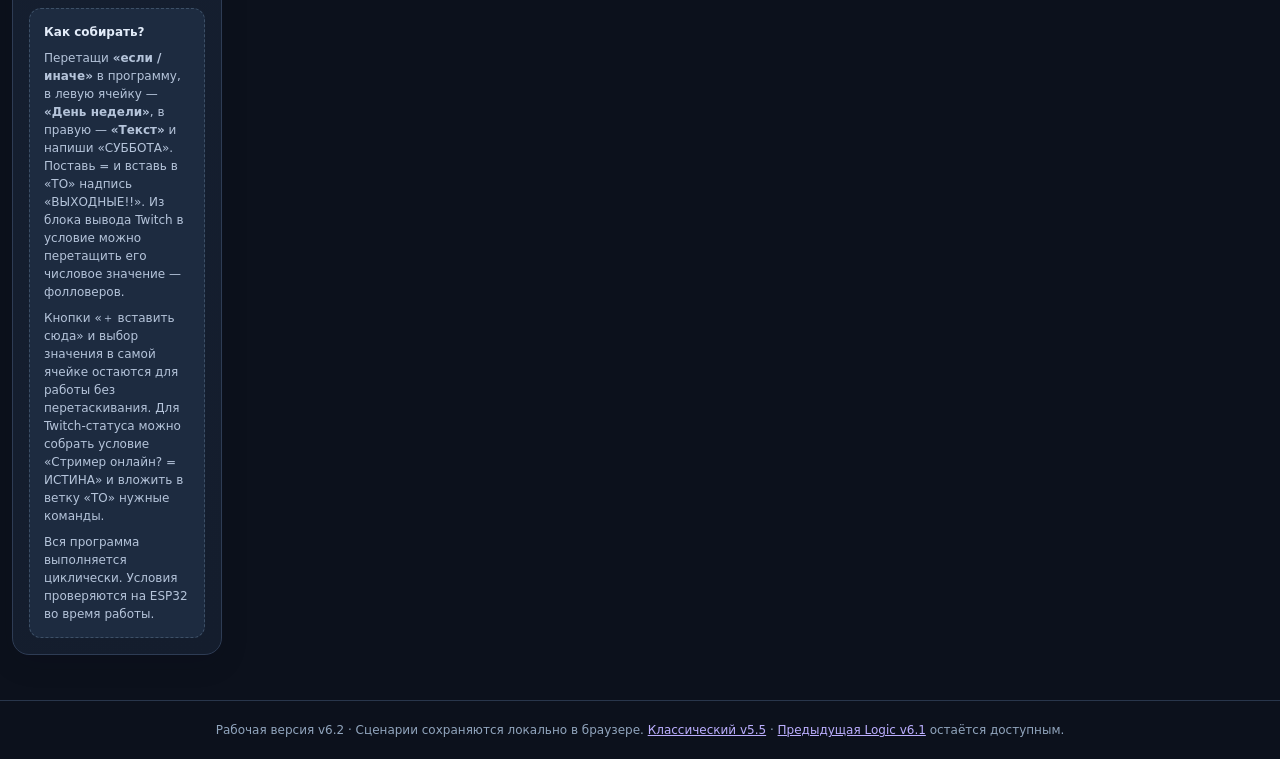
<file: logic-v62.html>
<!doctype html>
<html lang="ru">
<head>
<meta charset="utf-8"><meta name="viewport" content="width=device-width,initial-scale=1">
<meta name="theme-color" content="#10131d">
<meta name="description" content="Twitch LED Logic — визуальное программирование матрицы MAX7219 в стиле Scratch">
<title>Twitch LED Logic · Рабочая версия v6.2</title>
<link rel="stylesheet" href="./logic-v62.css?v=6.2.0">
<script src="./logic-v62.js?v=6.2.1" defer></script>
</head>
<body>
<header class="topbar">
  <div class="brand"><div class="mark">8<span>×</span>32</div>
    <div><div class="brandname">Twitch LED <b>Logic</b><span class="beta">v6.2 · РАБОЧАЯ</span></div>
    <div class="subtitle">Программируй своё табло блоками</div></div></div>
  <div class="top-actions">
    <a class="btn quiet" href="./index.html">↗ Классический v5.5</a>
    <button id="reset" class="btn quiet" type="button">Новый проект</button>
    <button id="importBtn" class="btn quiet" type="button">Импорт JSON</button>
    <input id="importFile" type="file" accept=".json,application/json" hidden>
    <button id="exportBtn" class="btn" type="button">↓ Скачать проект</button>
  </div>
</header>
<div class="shell">
 <aside class="palette panel">
   <div class="overline">01 / БИБЛИОТЕКА</div><h2>Блоки</h2>
   <p class="hint">Перетаскивай команды из палитры между блоками, внутрь «если / иначе» и циклов. Бирюзовые блоки-значения перетаскивай прямо в ячейки сравнения. Можно и нажимать на блоки.</p>
   <div class="category"><span class="catdot c-screen"></span> Вывод на экран</div>
   <button class="palette-block screen" data-add="text" type="button" draggable="true" title="Перетащи в программу или нажми для вставки"><span class="block-icon">Aa</span> показать текст</button>
   <button class="palette-block screen" data-add="twitch" type="button" draggable="true" title="Перетащи в программу или нажми для вставки"><span class="block-icon">◉</span> счётчик Twitch</button>
    <button class="palette-block screen" data-add="live" type="button" draggable="true" title="Перетащи в программу или нажми для вставки"><span class="block-icon">●</span> стример: офлайн/онлайн</button>
   <button class="palette-block screen" data-add="clock" type="button" draggable="true" title="Перетащи в программу или нажми для вставки"><span class="block-icon">◷</span> время / дата / день</button>
   <button class="palette-block screen" data-add="pixel" type="button" draggable="true" title="Перетащи в программу или нажми для вставки"><span class="block-icon">▦</span> пиксельная картинка</button>
   <div class="category"><span class="catdot c-control"></span> Управление</div>
   <button class="palette-block control" data-add="wait" type="button" draggable="true" title="Перетащи в программу или нажми для вставки"><span class="block-icon">⏱</span> ждать</button>
   <button class="palette-block control" data-add="repeat" type="button" draggable="true" title="Перетащи в программу или нажми для вставки"><span class="block-icon">↻</span> повторить N раз</button>
   <button class="palette-block control" data-add="if" type="button" draggable="true" title="Перетащи в программу или нажми для вставки"><span class="block-icon">◇</span> если / иначе</button>
   <div class="category"><span class="catdot c-sensor"></span> Данные для сравнения</div>
   <p class="hint" style="margin-bottom:8px">Перетащи значение в левую или правую ячейку блока «если»:</p>
   <button class="palette-block reporter" type="button" draggable="true" data-reporter="weekday">◈ День недели</button>
   <button class="palette-block reporter" type="button" draggable="true" data-reporter="date">◈ Дата</button>
   <button class="palette-block reporter" type="button" draggable="true" data-reporter="time">◈ Время</button>
   <button class="palette-block reporter" type="button" draggable="true" data-reporter="hour">◈ Час (число 0–23)</button>
   <button class="palette-block reporter" type="button" draggable="true" data-reporter="followers">◈ Число фолловеров</button>
   <button class="palette-block reporter" type="button" draggable="true" data-reporter="nick">◈ Ник Twitch</button>
    <button class="palette-block reporter" type="button" draggable="true" data-reporter="live">◈ Стример онлайн? (да/нет)</button>
   <button class="palette-block reporter" type="button" draggable="true" data-reporter="wifi">◈ Wi-Fi подключён?</button>
   <button class="palette-block reporter" type="button" draggable="true" data-reporter="text">◈ Текст «СУББОТА»</button>
   <button class="palette-block reporter" type="button" draggable="true" data-reporter="number">◈ Число 100</button>
   <button class="palette-block reporter" type="button" draggable="true" data-reporter="bool">◈ Истина / ложь</button>
   <div class="condition-list">Сравнения: =, ≠, &gt;, &lt;, ≥, ≤, «содержит». Два сравнения можно объединить через И / ИЛИ.</div>
   <div class="palette-help">
     <strong>Как собирать?</strong>
     <p>Перетащи <b>«если / иначе»</b> в программу, в левую ячейку — <b>«День недели»</b>, в правую — <b>«Текст»</b> и напиши «СУББОТА». Поставь = и вставь в «ТО» надпись «ВЫХОДНЫЕ!!». Из блока вывода Twitch в условие можно перетащить его числовое значение — фолловеров.</p>
     <p>Кнопки «＋ вставить сюда» и выбор значения в самой ячейке остаются для работы без перетаскивания. Для Twitch-статуса можно собрать условие «Стример онлайн? = ИСТИНА» и вложить в ветку «ТО» нужные команды.</p>
     <p>Вся программа выполняется циклически. Условия проверяются на ESP32 во время работы.</p>
   </div>
 </aside>
 <main class="workspace">
   <div class="workspace-head"><div>
     <div class="overline">02 / ПРОГРАММА</div>
     <h1>Мой сценарий</h1>
     <p>Сравнивай любые совместимые значения, комбинируй условия через И / ИЛИ, перетаскивай блоки в нужные места.</p>
   </div><div class="counter"><b id="nodeCount">0</b><span>команд</span></div></div>
   <div class="program" id="program">
     <div class="hat">⚡ Когда устройство включено <small>↻ повторять всю программу</small></div>
     <div id="rootList" class="root-list"></div>
     <div class="endcap">↻ Начать программу сначала</div>
   </div>
   <div id="validation" class="validation" role="status"></div>
 </main>
 <aside class="right-rail">
   <section class="panel live-preview">
     <div class="overline">03 / ПРЕДПРОСМОТР</div><h2>Матрица 8×32</h2>
     <div class="matrix-wrap"><div id="ledMatrix" class="matrix" aria-label="Матрица 8 на 32"></div></div>
     <div id="previewLabel" class="preview-label">Пример показа появится здесь</div>
     <div class="row"><button id="playDemo" class="btn primary">▶ Симуляция</button><button id="stopDemo" class="btn quiet">■ Стоп</button></div>
     <label for="demoLive" class="hint">Тестовый статус стримера (только для симуляции):</label>
      <select id="demoLive" class="expr-field" aria-label="Статус для симуляции"><option value="unknown">Нет данных</option><option value="online">Онлайн</option><option value="offline">Офлайн</option></select>
      <p class="hint">В браузере статус стримера, фолловеры и Wi-Fi моделируются. На ESP32 проверка идёт через HTTPS DecAPI без Twitch API-токенов; данные могут отставать до нескольких минут.</p>
     <div id="simState" class="sim-state">Симуляция остановлена</div>
   </section>
   <section class="panel connect-panel">
     <div class="overline">04 / УСТРОЙСТВО</div><h2>USB → ESP32</h2>
     <div id="deviceStatus" class="status">● Не подключено</div>
     <div class="row"><button id="usbConnect" class="btn">Подключить</button><button id="usbDisconnect" class="btn quiet" disabled>Отключить</button></div>
      <button id="checkFirmware" class="btn quiet full" disabled type="button" style="margin:8px 0">↻ Проверить версию прошивки</button>
      <p class="hint">Если USB подключён, но версия не определилась, нажми EN/RESET на ESP32 и «Проверить версию». Точный ответ появится в «Протокол и диагностика».</p>
     <button id="sendScript" class="btn primary full" disabled>Записать программу на ESP32</button>
     <div class="row"><button id="stopScript" class="btn quiet full" disabled type="button">■ Остановить логику · вернуться к старому сценарию</button></div>
     <details class="wifi-setup">
       <summary>Настроить Wi-Fi на устройстве</summary>
       <label for="wifiSsid">Имя сети Wi-Fi 2,4 ГГц</label>
       <input id="wifiSsid" type="text" autocomplete="off" placeholder="Название сети" maxlength="32">
       <label for="wifiPassword">Пароль</label>
       <input id="wifiPassword" type="password" autocomplete="new-password" placeholder="Пароль" maxlength="64">
       <button id="wifiSave" class="btn full" disabled type="button">Сохранить Wi-Fi по USB</button>
       <p class="hint">Пароль не сохраняется на сайте: он передаётся только ESP32 через выбранный USB-порт.</p>
     </details>
     <p class="hint">Отправка программы разрешена только устройству с прошивкой, объявляющей поддержку <code>SCRIPT2 LIVE1</code>. Старые прошивки v5.x и v6.1 не принимают новые команды статуса: отправка на них заблокирована.</p>
     <a class="btn quiet full" style="display:block;text-align:center;margin:12px 0;white-space:normal" href="./updater-v62.html">↗ Установщик Logic v6.2 (для ESP32 classic)</a>
     <p class="hint">Текущая рабочая версия для классической ESP32 Dev Module, Flash 4 МБ. Не для LILYGO T-Energy S3. Перед обновлением сохрани сценарий.</p>
     <details><summary>Протокол и диагностика</summary><pre id="usbLog">Нет соединения</pre></details>
   </section>
   <section class="panel pixel-tools" id="pixelTools" hidden>
     <div class="overline">РЕДАКТОР ГРАФИКИ</div><h2>Пиксели 8×32</h2>
     <p class="hint">Рисуй прямо в ячейках. Изображение хранится в выбранном блоке.</p>
     <div id="pixelGrid" class="pixel-grid" aria-label="Редактор пикселей 8 на 32"></div>
     <div class="row">
       <button id="pixelPrev" class="btn quiet" type="button">◀</button>
       <span id="pixelFrameInfo">Кадр 1/1</span>
       <button id="pixelNext" class="btn quiet" type="button">▶</button>
       <button id="pixelAddFrame" class="btn quiet" type="button">＋ кадр</button>
       <button id="pixelRemoveFrame" class="btn quiet" type="button">− кадр</button>
     </div>
     <div class="row"><button id="pixelClear" class="btn quiet">Очистить</button><button id="pixelInvert" class="btn quiet">Инвертировать</button></div>
   </section>
 </aside>
</div>
<footer>Рабочая версия v6.2 · Сценарии сохраняются локально в браузере. <a href="./index.html">Классический v5.5</a> · <a href="./logic-v61.html">Предыдущая Logic v6.1</a> остаётся доступным.</footer>
</body></html>
</file>
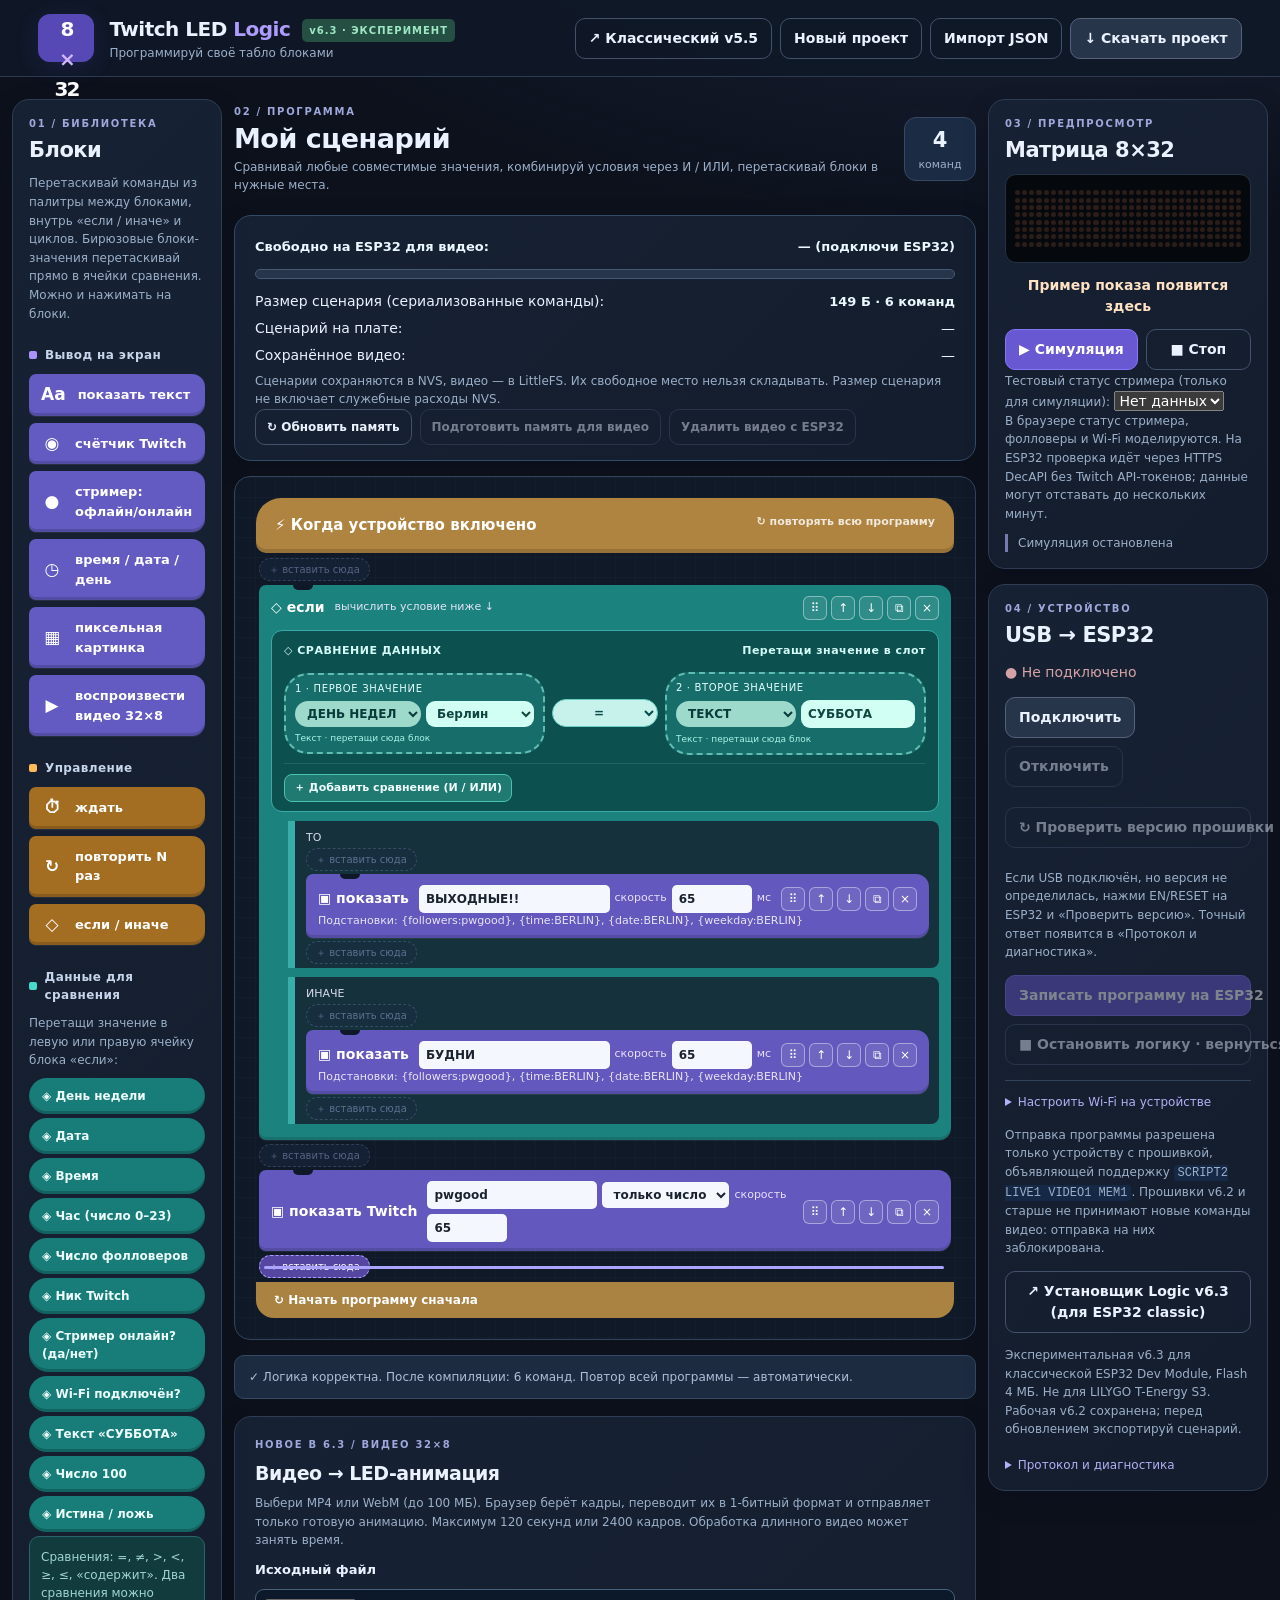
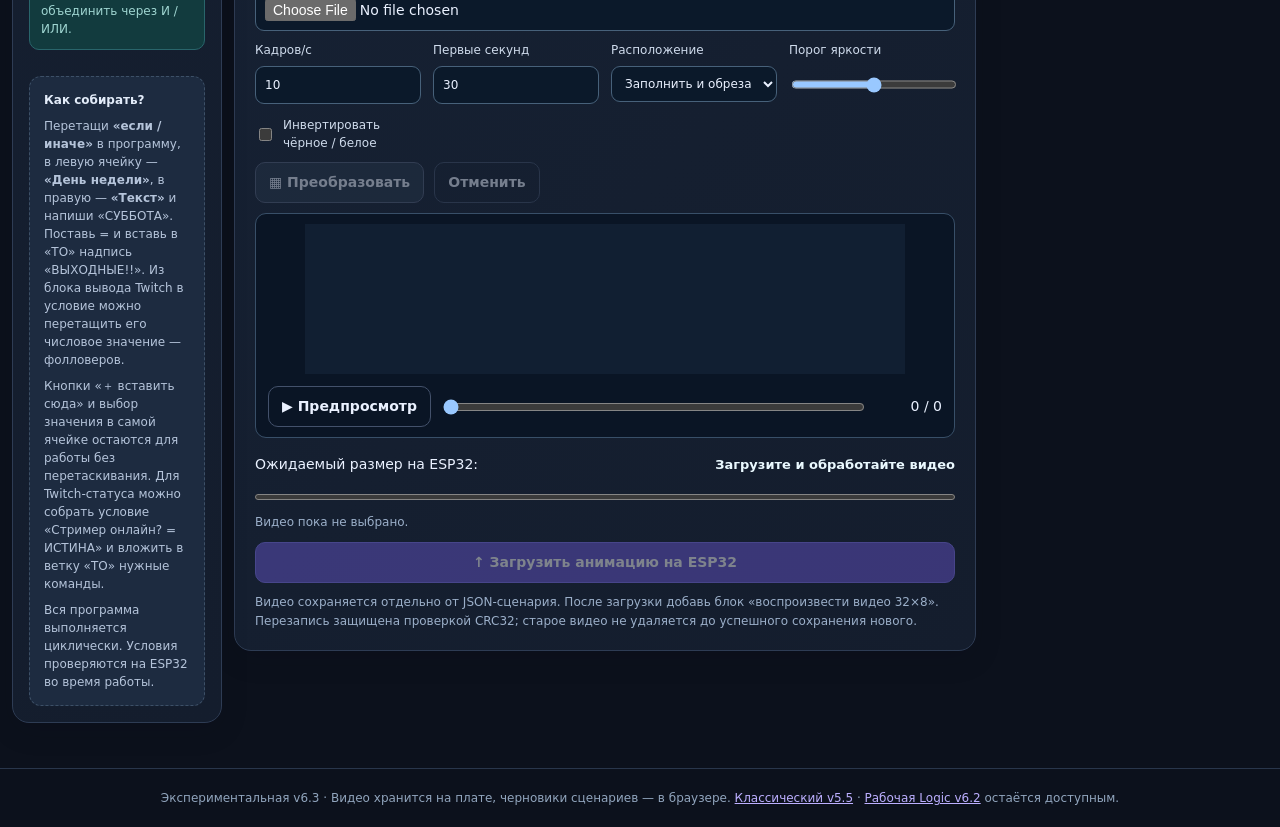
<file: logic-v63.html>
<!doctype html>
<html lang="ru">
<head>
<meta charset="utf-8"><meta name="viewport" content="width=device-width,initial-scale=1">
<meta name="theme-color" content="#10131d">
<meta name="description" content="Twitch LED Logic — визуальное программирование матрицы MAX7219 в стиле Scratch">
<title>Twitch LED Logic · Видео и память v6.3</title>
<link rel="stylesheet" href="./logic-v63.css?v=6.3.0">
<script src="./logic-v63.js?v=6.3.1" defer></script>
</head>
<body>
<header class="topbar">
  <div class="brand"><div class="mark">8<span>×</span>32</div>
    <div><div class="brandname">Twitch LED <b>Logic</b><span class="beta">v6.3 · ЭКСПЕРИМЕНТ</span></div>
    <div class="subtitle">Программируй своё табло блоками</div></div></div>
  <div class="top-actions">
    <a class="btn quiet" href="./index.html">↗ Классический v5.5</a>
    <button id="reset" class="btn quiet" type="button">Новый проект</button>
    <button id="importBtn" class="btn quiet" type="button">Импорт JSON</button>
    <input id="importFile" type="file" accept=".json,application/json" hidden>
    <button id="exportBtn" class="btn" type="button">↓ Скачать проект</button>
  </div>
</header>
<div class="shell">
 <aside class="palette panel">
   <div class="overline">01 / БИБЛИОТЕКА</div><h2>Блоки</h2>
   <p class="hint">Перетаскивай команды из палитры между блоками, внутрь «если / иначе» и циклов. Бирюзовые блоки-значения перетаскивай прямо в ячейки сравнения. Можно и нажимать на блоки.</p>
   <div class="category"><span class="catdot c-screen"></span> Вывод на экран</div>
   <button class="palette-block screen" data-add="text" type="button" draggable="true" title="Перетащи в программу или нажми для вставки"><span class="block-icon">Aa</span> показать текст</button>
   <button class="palette-block screen" data-add="twitch" type="button" draggable="true" title="Перетащи в программу или нажми для вставки"><span class="block-icon">◉</span> счётчик Twitch</button>
    <button class="palette-block screen" data-add="live" type="button" draggable="true" title="Перетащи в программу или нажми для вставки"><span class="block-icon">●</span> стример: офлайн/онлайн</button>
   <button class="palette-block screen" data-add="clock" type="button" draggable="true" title="Перетащи в программу или нажми для вставки"><span class="block-icon">◷</span> время / дата / день</button>
   <button class="palette-block screen" data-add="pixel" type="button" draggable="true" title="Перетащи в программу или нажми для вставки"><span class="block-icon">▦</span> пиксельная картинка</button>
    <button class="palette-block screen" data-add="video" type="button" draggable="true" title="Воспроизвести загруженное видео"><span class="block-icon">▶</span> воспроизвести видео 32×8</button>
   <div class="category"><span class="catdot c-control"></span> Управление</div>
   <button class="palette-block control" data-add="wait" type="button" draggable="true" title="Перетащи в программу или нажми для вставки"><span class="block-icon">⏱</span> ждать</button>
   <button class="palette-block control" data-add="repeat" type="button" draggable="true" title="Перетащи в программу или нажми для вставки"><span class="block-icon">↻</span> повторить N раз</button>
   <button class="palette-block control" data-add="if" type="button" draggable="true" title="Перетащи в программу или нажми для вставки"><span class="block-icon">◇</span> если / иначе</button>
   <div class="category"><span class="catdot c-sensor"></span> Данные для сравнения</div>
   <p class="hint" style="margin-bottom:8px">Перетащи значение в левую или правую ячейку блока «если»:</p>
   <button class="palette-block reporter" type="button" draggable="true" data-reporter="weekday">◈ День недели</button>
   <button class="palette-block reporter" type="button" draggable="true" data-reporter="date">◈ Дата</button>
   <button class="palette-block reporter" type="button" draggable="true" data-reporter="time">◈ Время</button>
   <button class="palette-block reporter" type="button" draggable="true" data-reporter="hour">◈ Час (число 0–23)</button>
   <button class="palette-block reporter" type="button" draggable="true" data-reporter="followers">◈ Число фолловеров</button>
   <button class="palette-block reporter" type="button" draggable="true" data-reporter="nick">◈ Ник Twitch</button>
    <button class="palette-block reporter" type="button" draggable="true" data-reporter="live">◈ Стример онлайн? (да/нет)</button>
   <button class="palette-block reporter" type="button" draggable="true" data-reporter="wifi">◈ Wi-Fi подключён?</button>
   <button class="palette-block reporter" type="button" draggable="true" data-reporter="text">◈ Текст «СУББОТА»</button>
   <button class="palette-block reporter" type="button" draggable="true" data-reporter="number">◈ Число 100</button>
   <button class="palette-block reporter" type="button" draggable="true" data-reporter="bool">◈ Истина / ложь</button>
   <div class="condition-list">Сравнения: =, ≠, &gt;, &lt;, ≥, ≤, «содержит». Два сравнения можно объединить через И / ИЛИ.</div>
   <div class="palette-help">
     <strong>Как собирать?</strong>
     <p>Перетащи <b>«если / иначе»</b> в программу, в левую ячейку — <b>«День недели»</b>, в правую — <b>«Текст»</b> и напиши «СУББОТА». Поставь = и вставь в «ТО» надпись «ВЫХОДНЫЕ!!». Из блока вывода Twitch в условие можно перетащить его числовое значение — фолловеров.</p>
     <p>Кнопки «＋ вставить сюда» и выбор значения в самой ячейке остаются для работы без перетаскивания. Для Twitch-статуса можно собрать условие «Стример онлайн? = ИСТИНА» и вложить в ветку «ТО» нужные команды.</p>
     <p>Вся программа выполняется циклически. Условия проверяются на ESP32 во время работы.</p>
   </div>
 </aside>
 <main class="workspace">
   <div class="workspace-head"><div>
     <div class="overline">02 / ПРОГРАММА</div>
     <h1>Мой сценарий</h1>
     <p>Сравнивай любые совместимые значения, комбинируй условия через И / ИЛИ, перетаскивай блоки в нужные места.</p>
   </div><div class="counter"><b id="nodeCount">0</b><span>команд</span></div></div>
       <section class="memory-summary panel" aria-label="Память ESP32 и размер сценария">
      <div class="row info-inline"><strong>Свободно на ESP32 для видео:</strong><b id="fsFree">— (подключи ESP32)</b></div>
      <div class="storage-meter"><span id="fsBar"></span></div>
      <div class="row info-inline"><span>Размер сценария (сериализованные команды):</span><b id="scriptSize">—</b></div>
      <div class="row info-inline"><span>Сценарий на плате:</span><span id="scriptSaved">—</span></div>
      <div class="row info-inline"><span>Сохранённое видео:</span><span id="deviceClip">—</span></div>
      <p class="hint">Сценарии сохраняются в NVS, видео — в LittleFS. Их свободное место нельзя складывать. Размер сценария не включает служебные расходы NVS.</p>
      <div class="row">
        <button id="refreshMemory" class="btn quiet" type="button">↻ Обновить память</button>
        <button id="initVideoFs" class="btn quiet" type="button" disabled>Подготовить память для видео</button>
        <button id="deleteVideo" class="btn quiet" type="button" disabled>Удалить видео с ESP32</button>
      </div>
    </section>
    <div class="program" id="program">
     <div class="hat">⚡ Когда устройство включено <small>↻ повторять всю программу</small></div>
     <div id="rootList" class="root-list"></div>
     <div class="endcap">↻ Начать программу сначала</div>
   </div>
   <div id="validation" class="validation" role="status"></div>
    <section class="panel video-panel" aria-label="Загрузка видео в LED-матрицу">
      <div class="overline">НОВОЕ В 6.3 / ВИДЕО 32×8</div>
      <h2>Видео → LED-анимация</h2>
      <p class="hint">Выбери MP4 или WebM (до 100 МБ). Браузер берёт кадры, переводит их в 1-битный формат и отправляет только готовую анимацию. Максимум 120 секунд или 2400 кадров. Обработка длинного видео может занять время.</p>
      <label for="videoFile">Исходный файл</label>
      <input id="videoFile" type="file" accept=".mp4,.webm,.ogv,.mov,video/mp4,video/webm,video/ogg,video/quicktime">
      <div class="video-settings">
        <label>Кадров/с <input id="videoFps" type="number" min="2" max="20" value="10"></label>
        <label>Первые секунд <input id="videoSeconds" type="number" min="1" max="120" value="30"></label>
        <label>Расположение
          <select id="videoFit"><option value="crop">Заполнить и обрезать</option><option value="fit">Вписать целиком</option><option value="stretch">Растянуть</option></select>
        </label>
        <label>Порог яркости <input id="videoThreshold" type="range" min="0" max="255" value="128"></label>
        <label class="inline-check"><input id="videoInvert" type="checkbox"> Инвертировать чёрное / белое</label>
      </div>
      <div class="row">
        <button id="convertVideo" class="btn" type="button" disabled>▦ Преобразовать</button>
        <button id="cancelVideo" class="btn quiet" type="button" disabled>Отменить</button>
      </div>
      <div class="video-monitor">
        <canvas id="videoPreview" width="32" height="8" aria-label="Предпросмотр изображения 32 на 8 пикселей"></canvas>
        <div class="row">
          <button id="previewVideo" class="btn quiet" type="button">▶ Предпросмотр</button>
          <input id="videoScrub" type="range" min="0" max="0" value="0" aria-label="Кадр видео">
          <span id="videoPosition">0 / 0</span>
        </div>
      </div>
      <div class="row info-inline"><span>Ожидаемый размер на ESP32:</span><b id="videoEstimate">Загрузите и обработайте видео</b></div>
      <progress id="videoProgress" max="100" value="0"></progress>
      <p id="videoStatus" class="hint" role="status">Видео пока не выбрано.</p>
      <button id="uploadVideo" class="btn primary" type="button" disabled>↑ Загрузить анимацию на ESP32</button>
      <p class="hint">Видео сохраняется отдельно от JSON-сценария. После загрузки добавь блок «воспроизвести видео 32×8». Перезапись защищена проверкой CRC32; старое видео не удаляется до успешного сохранения нового.</p>
    </section>

 </main>
 <aside class="right-rail">
   <section class="panel live-preview">
     <div class="overline">03 / ПРЕДПРОСМОТР</div><h2>Матрица 8×32</h2>
     <div class="matrix-wrap"><div id="ledMatrix" class="matrix" aria-label="Матрица 8 на 32"></div></div>
     <div id="previewLabel" class="preview-label">Пример показа появится здесь</div>
     <div class="row"><button id="playDemo" class="btn primary">▶ Симуляция</button><button id="stopDemo" class="btn quiet">■ Стоп</button></div>
     <label for="demoLive" class="hint">Тестовый статус стримера (только для симуляции):</label>
      <select id="demoLive" class="expr-field" aria-label="Статус для симуляции"><option value="unknown">Нет данных</option><option value="online">Онлайн</option><option value="offline">Офлайн</option></select>
      <p class="hint">В браузере статус стримера, фолловеры и Wi-Fi моделируются. На ESP32 проверка идёт через HTTPS DecAPI без Twitch API-токенов; данные могут отставать до нескольких минут.</p>
     <div id="simState" class="sim-state">Симуляция остановлена</div>
   </section>
   <section class="panel connect-panel">
     <div class="overline">04 / УСТРОЙСТВО</div><h2>USB → ESP32</h2>
     <div id="deviceStatus" class="status">● Не подключено</div>
     <div class="row"><button id="usbConnect" class="btn">Подключить</button><button id="usbDisconnect" class="btn quiet" disabled>Отключить</button></div>
      <button id="checkFirmware" class="btn quiet full" disabled type="button" style="margin:8px 0">↻ Проверить версию прошивки</button>
      <p class="hint">Если USB подключён, но версия не определилась, нажми EN/RESET на ESP32 и «Проверить версию». Точный ответ появится в «Протокол и диагностика».</p>
     <button id="sendScript" class="btn primary full" disabled>Записать программу на ESP32</button>
     <div class="row"><button id="stopScript" class="btn quiet full" disabled type="button">■ Остановить логику · вернуться к старому сценарию</button></div>
     <details class="wifi-setup">
       <summary>Настроить Wi-Fi на устройстве</summary>
       <label for="wifiSsid">Имя сети Wi-Fi 2,4 ГГц</label>
       <input id="wifiSsid" type="text" autocomplete="off" placeholder="Название сети" maxlength="32">
       <label for="wifiPassword">Пароль</label>
       <input id="wifiPassword" type="password" autocomplete="new-password" placeholder="Пароль" maxlength="64">
       <button id="wifiSave" class="btn full" disabled type="button">Сохранить Wi-Fi по USB</button>
       <p class="hint">Пароль не сохраняется на сайте: он передаётся только ESP32 через выбранный USB-порт.</p>
     </details>
     <p class="hint">Отправка программы разрешена только устройству с прошивкой, объявляющей поддержку <code>SCRIPT2 LIVE1 VIDEO1 MEM1</code>. Прошивки v6.2 и старше не принимают новые команды видео: отправка на них заблокирована.</p>
     <a class="btn quiet full" style="display:block;text-align:center;margin:12px 0;white-space:normal" href="./updater-v63.html">↗ Установщик Logic v6.3 (для ESP32 classic)</a>
     <p class="hint">Экспериментальная v6.3 для классической ESP32 Dev Module, Flash 4 МБ. Не для LILYGO T-Energy S3. Рабочая v6.2 сохранена; перед обновлением экспортируй сценарий.</p>
     <details><summary>Протокол и диагностика</summary><pre id="usbLog">Нет соединения</pre></details>
   </section>
   <section class="panel pixel-tools" id="pixelTools" hidden>
     <div class="overline">РЕДАКТОР ГРАФИКИ</div><h2>Пиксели 8×32</h2>
     <p class="hint">Рисуй прямо в ячейках. Изображение хранится в выбранном блоке.</p>
     <div id="pixelGrid" class="pixel-grid" aria-label="Редактор пикселей 8 на 32"></div>
     <div class="row">
       <button id="pixelPrev" class="btn quiet" type="button">◀</button>
       <span id="pixelFrameInfo">Кадр 1/1</span>
       <button id="pixelNext" class="btn quiet" type="button">▶</button>
       <button id="pixelAddFrame" class="btn quiet" type="button">＋ кадр</button>
       <button id="pixelRemoveFrame" class="btn quiet" type="button">− кадр</button>
     </div>
     <div class="row"><button id="pixelClear" class="btn quiet">Очистить</button><button id="pixelInvert" class="btn quiet">Инвертировать</button></div>
   </section>
 </aside>
</div>
<footer>Экспериментальная v6.3 · Видео хранится на плате, черновики сценариев — в браузере. <a href="./index.html">Классический v5.5</a> · <a href="./logic-v62.html">Рабочая Logic v6.2</a> остаётся доступным.</footer>
</body></html>
</file>
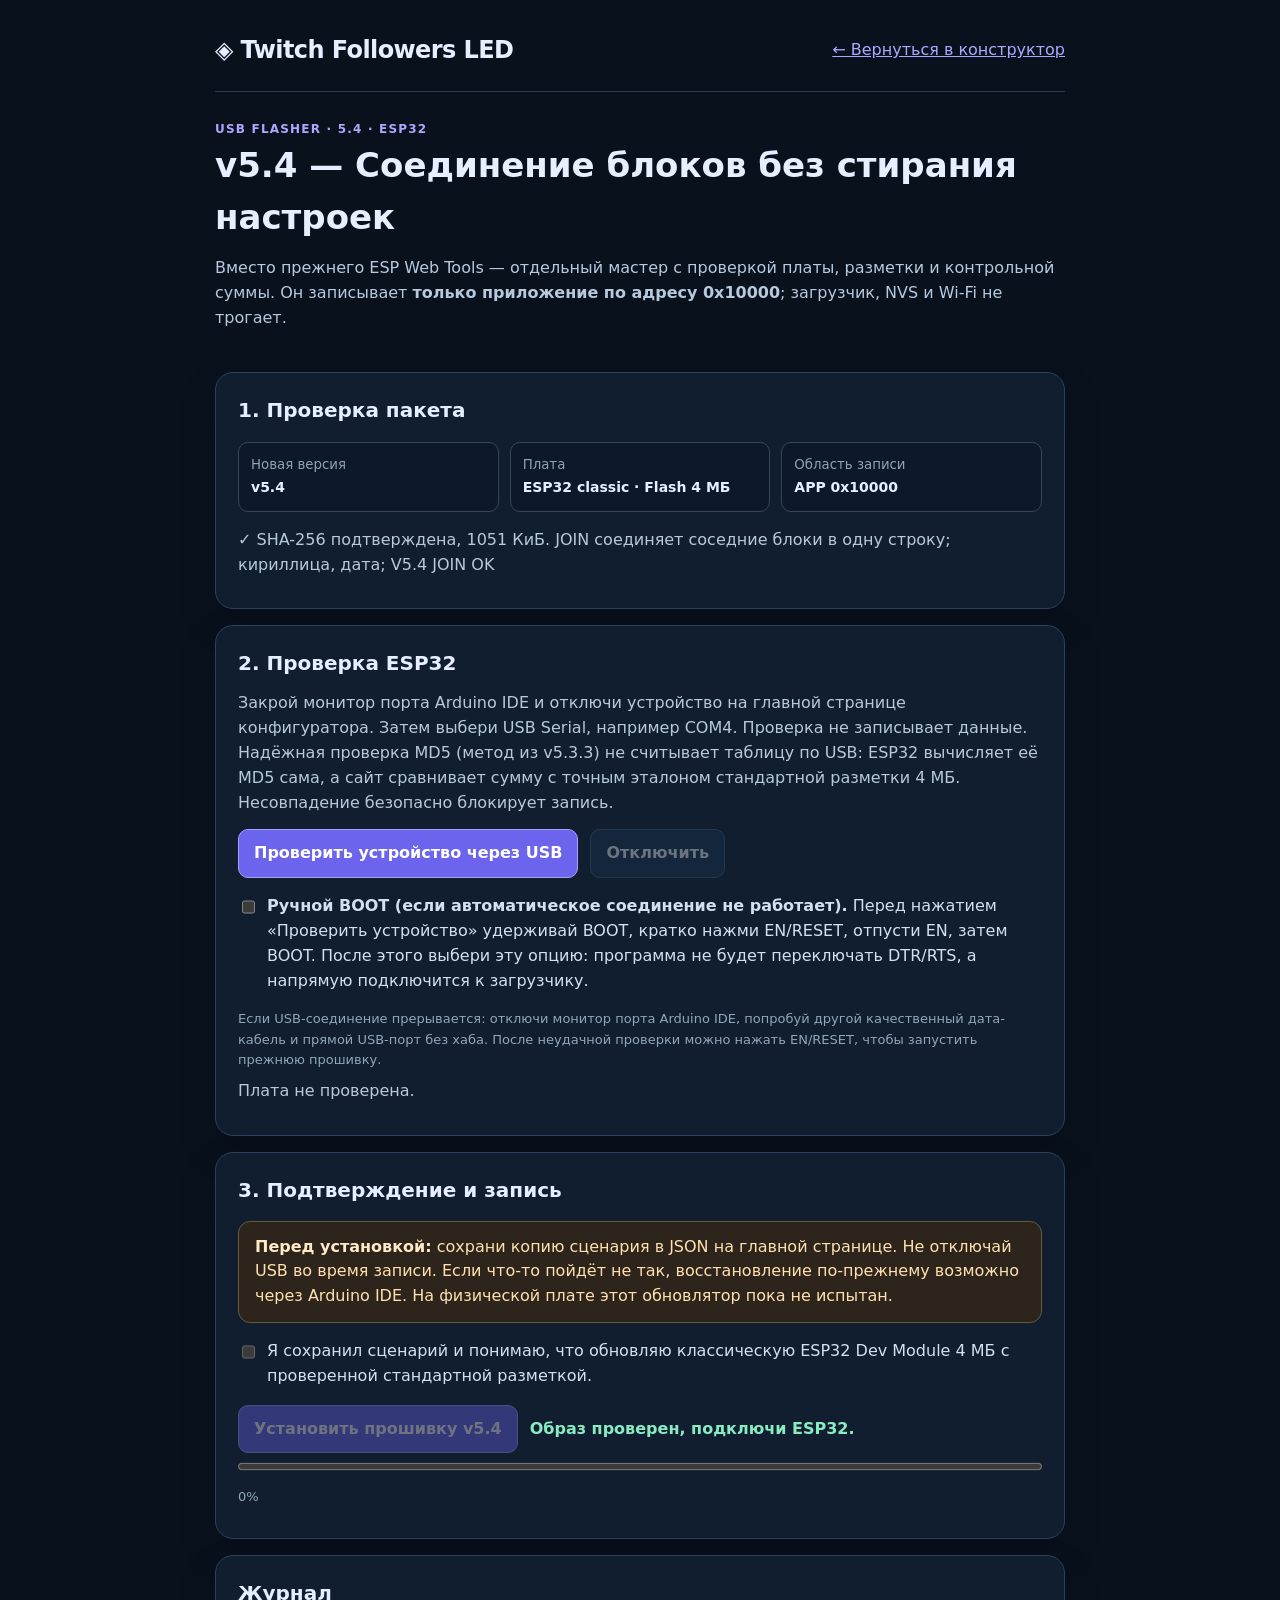
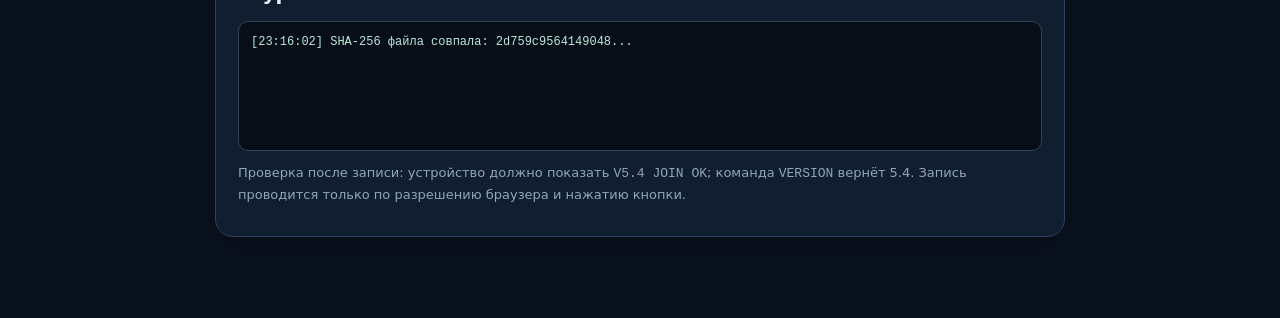
<file: updater-v54.html>
<!doctype html>
<html lang="ru">
<head>
<meta charset="utf-8">
<meta name="viewport" content="width=device-width,initial-scale=1">
<meta name="theme-color" content="#09121e">
<title>Twitch LED — веб-обновление v5.4 · JOIN</title>
<style>
:root{color-scheme:dark;font-family:system-ui,-apple-system,"Segoe UI",sans-serif;color:#e5efff;background:#09111d}
*{box-sizing:border-box}body{margin:0;background:radial-gradient(850px 400px at 100% -20%,#45479b40,transparent 70%),#09111d;line-height:1.55}
main{width:min(850px,calc(100% - 30px));margin:auto;padding:24px 0 66px}a{color:#ada8ff}a:hover{color:#ddd9ff}
.top{display:flex;align-items:center;justify-content:space-between;gap:14px;flex-wrap:wrap;padding:8px 0 22px;border-bottom:1px solid #2a3952}
h1{font-size:24px;margin:0;letter-spacing:-.6px}h2{font-size:20px;margin:0 0 12px}p{margin:9px 0;color:#b7c9dc}
.hero{padding:28px 0 16px}.eyebrow{font-size:12px;color:#b0a5ff;font-weight:750;letter-spacing:1.2px}.hero h2{font-size:clamp(25px,4.2vw,34px)}
.card{background:#111e30;border:1px solid #2d405d;border-radius:18px;padding:22px;margin:16px 0;box-shadow:0 16px 40px #0002}
.callout{border:1px solid #685b3b;background:#2d241b;padding:13px 16px;border-radius:12px;color:#ffe0b0;margin:15px 0}
.callout strong{color:#ffeac8}.grid{display:grid;grid-template-columns:repeat(3,1fr);gap:11px;margin:16px 0}
.box{border:1px solid #34465d;border-radius:10px;padding:12px;background:#0d192a}.box small{display:block;color:#8ea3b8}.box strong{display:block;font-size:14px;margin-top:2px}
.action{background:#6c64ed;border:1px solid #a5a0ff;border-radius:10px;color:white;padding:11px 15px;font:inherit;font-weight:700;cursor:pointer;min-height:43px}
.action:disabled{opacity:.38;cursor:not-allowed}.action.secondary{background:#1a3551;border-color:#44627e}
.action:hover:not(:disabled){filter:brightness(1.12)}.row{display:flex;gap:12px;align-items:center;flex-wrap:wrap;margin-top:14px}
.checkbox{display:flex;align-items:flex-start;gap:9px;margin:16px 0;color:#d2e0f1}.checkbox input{width:18px;height:18px;margin-top:4px;accent-color:#796df6}
#progress{width:100%;height:15px;accent-color:#8b8bff}#log{white-space:pre-wrap;overflow-wrap:anywhere;border-radius:10px;background:#070e18;border:1px solid #304258;color:#bde9da;padding:12px;font:12px/1.45 ui-monospace,Consolas,monospace;min-height:130px;max-height:290px;overflow-y:auto}
#state{font-weight:700;color:#f3dba9}#state.ok{color:#89ebc2}#state.err{color:#ffb6b6}.muted{font-size:13px;color:#8fa7bb}
@media(max-width:650px){.grid{grid-template-columns:1fr}.card{padding:16px}.top{align-items:flex-start}}
</style>
</head>
<body>
<main>
<header class="top"><h1>◈ Twitch Followers LED</h1><a href="index.html">← Вернуться в конструктор</a></header>
<section class="hero"><div class="eyebrow">USB FLASHER · 5.4 · ESP32</div><h2>v5.4 — Соединение блоков без стирания настроек</h2><p>Вместо прежнего ESP Web Tools — отдельный мастер с проверкой платы, разметки и контрольной суммы. Он записывает <strong>только приложение по адресу 0x10000</strong>; загрузчик, NVS и Wi-Fi не трогает.</p></section>
<section class="card">
  <h2>1. Проверка пакета</h2>
  <div class="grid"><div class="box"><small>Новая версия</small><strong id="version">Проверяем...</strong></div><div class="box"><small>Плата</small><strong>ESP32 classic · Flash 4 МБ</strong></div><div class="box"><small>Область записи</small><strong>APP 0x10000</strong></div></div>
  <p id="packageStatus" role="status">Проверка SHA-256 опубликованной прошивки...</p>
</section>
<section class="card">
  <h2>2. Проверка ESP32</h2>
  <p>Закрой монитор порта Arduino IDE и отключи устройство на главной странице конфигуратора. Затем выбери USB Serial, например COM4. Проверка не записывает данные. Надёжная проверка MD5 (метод из v5.3.3) не считывает таблицу по USB: ESP32 вычисляет её MD5 сама, а сайт сравнивает сумму с точным эталоном стандартной разметки 4 МБ. Несовпадение безопасно блокирует запись.</p>
  <div class="row"><button id="connect" class="action" disabled>Проверить устройство через USB</button><button id="disconnect" class="action secondary" disabled>Отключить</button></div>
  <label class="checkbox"><input id="manualBoot" type="checkbox"><span><strong>Ручной BOOT (если автоматическое соединение не работает).</strong> Перед нажатием «Проверить устройство» удерживай BOOT, кратко нажми EN/RESET, отпусти EN, затем BOOT. После этого выбери эту опцию: программа не будет переключать DTR/RTS, а напрямую подключится к загрузчику.</span></label>
  <p class="muted">Если USB-соединение прерывается: отключи монитор порта Arduino IDE, попробуй другой качественный дата-кабель и прямой USB-порт без хаба. После неудачной проверки можно нажать EN/RESET, чтобы запустить прежнюю прошивку.</p>
  <p id="deviceState">Плата не проверена.</p>
</section>
<section class="card">
  <h2>3. Подтверждение и запись</h2>
  <div class="callout"><strong>Перед установкой:</strong> сохрани копию сценария в JSON на главной странице. Не отключай USB во время записи. Если что-то пойдёт не так, восстановление по-прежнему возможно через Arduino IDE. На физической плате этот обновлятор пока не испытан.</div>
  <label class="checkbox"><input id="ack" type="checkbox" disabled><span>Я сохранил сценарий и понимаю, что обновляю классическую ESP32 Dev Module 4 МБ с проверенной стандартной разметкой.</span></label>
  <div class="row"><button id="flash" class="action" disabled>Установить прошивку v5.4</button><span id="state" aria-live="polite">Ожидание проверки.</span></div>
  <progress id="progress" value="0" max="100"></progress><p class="muted" id="percentage">0%</p>
</section>
<section class="card"><h2>Журнал</h2><pre id="log" aria-live="polite">Ожидание...</pre><p class="muted">Проверка после записи: устройство должно показать <code>V5.4 JOIN OK</code>; команда <code>VERSION</code> вернёт 5.4. Запись проводится только по разрешению браузера и нажатию кнопки.</p></section>
</main>
<script type="module" src="updater-v54.js?v=5.4.0"></script>
</body>
</html>
</file>
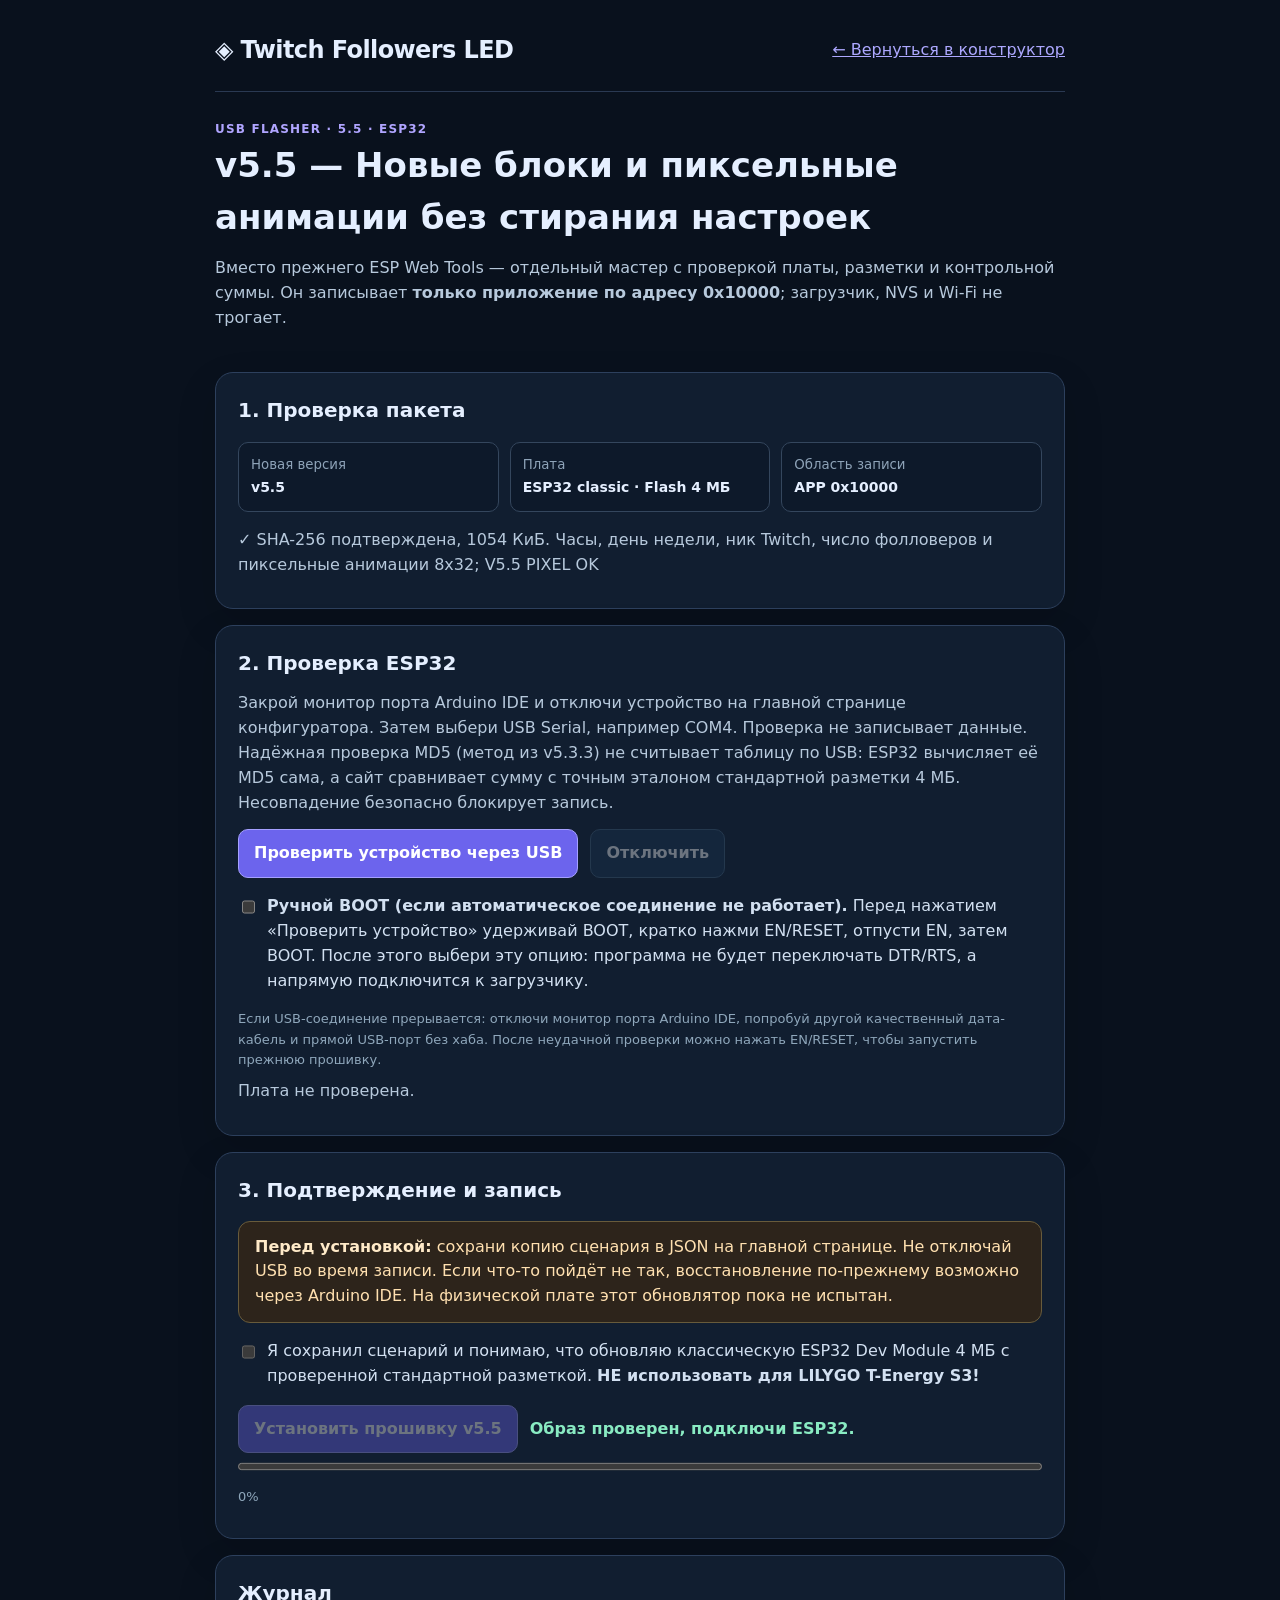
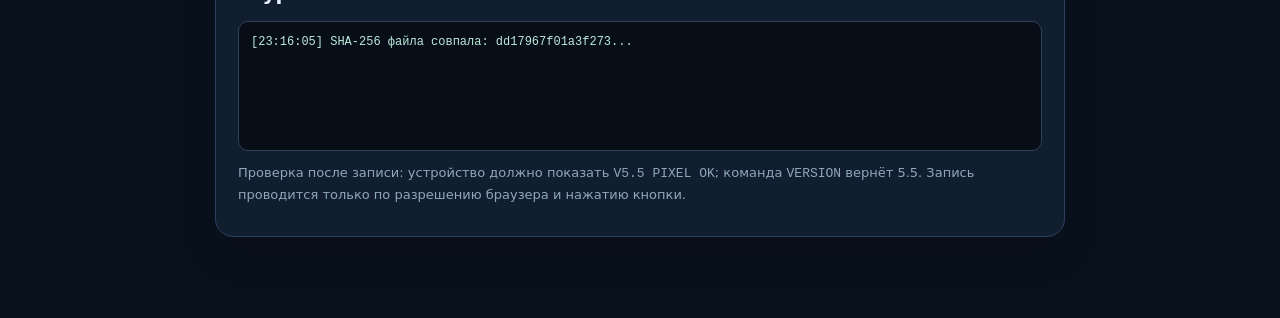
<file: updater-v55.html>
<!doctype html>
<html lang="ru">
<head>
<meta charset="utf-8">
<meta name="viewport" content="width=device-width,initial-scale=1">
<meta name="theme-color" content="#09121e">
<title>Twitch LED — веб-обновление v5.5 · TIME · TWITCH · PIXEL</title>
<style>
:root{color-scheme:dark;font-family:system-ui,-apple-system,"Segoe UI",sans-serif;color:#e5efff;background:#09111d}
*{box-sizing:border-box}body{margin:0;background:radial-gradient(850px 400px at 100% -20%,#45479b40,transparent 70%),#09111d;line-height:1.55}
main{width:min(850px,calc(100% - 30px));margin:auto;padding:24px 0 66px}a{color:#ada8ff}a:hover{color:#ddd9ff}
.top{display:flex;align-items:center;justify-content:space-between;gap:14px;flex-wrap:wrap;padding:8px 0 22px;border-bottom:1px solid #2a3952}
h1{font-size:24px;margin:0;letter-spacing:-.6px}h2{font-size:20px;margin:0 0 12px}p{margin:9px 0;color:#b7c9dc}
.hero{padding:28px 0 16px}.eyebrow{font-size:12px;color:#b0a5ff;font-weight:750;letter-spacing:1.2px}.hero h2{font-size:clamp(25px,4.2vw,34px)}
.card{background:#111e30;border:1px solid #2d405d;border-radius:18px;padding:22px;margin:16px 0;box-shadow:0 16px 40px #0002}
.callout{border:1px solid #685b3b;background:#2d241b;padding:13px 16px;border-radius:12px;color:#ffe0b0;margin:15px 0}
.callout strong{color:#ffeac8}.grid{display:grid;grid-template-columns:repeat(3,1fr);gap:11px;margin:16px 0}
.box{border:1px solid #34465d;border-radius:10px;padding:12px;background:#0d192a}.box small{display:block;color:#8ea3b8}.box strong{display:block;font-size:14px;margin-top:2px}
.action{background:#6c64ed;border:1px solid #a5a0ff;border-radius:10px;color:white;padding:11px 15px;font:inherit;font-weight:700;cursor:pointer;min-height:43px}
.action:disabled{opacity:.38;cursor:not-allowed}.action.secondary{background:#1a3551;border-color:#44627e}
.action:hover:not(:disabled){filter:brightness(1.12)}.row{display:flex;gap:12px;align-items:center;flex-wrap:wrap;margin-top:14px}
.checkbox{display:flex;align-items:flex-start;gap:9px;margin:16px 0;color:#d2e0f1}.checkbox input{width:18px;height:18px;margin-top:4px;accent-color:#796df6}
#progress{width:100%;height:15px;accent-color:#8b8bff}#log{white-space:pre-wrap;overflow-wrap:anywhere;border-radius:10px;background:#070e18;border:1px solid #304258;color:#bde9da;padding:12px;font:12px/1.45 ui-monospace,Consolas,monospace;min-height:130px;max-height:290px;overflow-y:auto}
#state{font-weight:700;color:#f3dba9}#state.ok{color:#89ebc2}#state.err{color:#ffb6b6}.muted{font-size:13px;color:#8fa7bb}
@media(max-width:650px){.grid{grid-template-columns:1fr}.card{padding:16px}.top{align-items:flex-start}}
</style>
</head>
<body>
<main>
<header class="top"><h1>◈ Twitch Followers LED</h1><a href="index.html">← Вернуться в конструктор</a></header>
<section class="hero"><div class="eyebrow">USB FLASHER · 5.5 · ESP32</div><h2>v5.5 — Новые блоки и пиксельные анимации без стирания настроек</h2><p>Вместо прежнего ESP Web Tools — отдельный мастер с проверкой платы, разметки и контрольной суммы. Он записывает <strong>только приложение по адресу 0x10000</strong>; загрузчик, NVS и Wi-Fi не трогает.</p></section>
<section class="card">
  <h2>1. Проверка пакета</h2>
  <div class="grid"><div class="box"><small>Новая версия</small><strong id="version">Проверяем...</strong></div><div class="box"><small>Плата</small><strong>ESP32 classic · Flash 4 МБ</strong></div><div class="box"><small>Область записи</small><strong>APP 0x10000</strong></div></div>
  <p id="packageStatus" role="status">Проверка SHA-256 опубликованной прошивки...</p>
</section>
<section class="card">
  <h2>2. Проверка ESP32</h2>
  <p>Закрой монитор порта Arduino IDE и отключи устройство на главной странице конфигуратора. Затем выбери USB Serial, например COM4. Проверка не записывает данные. Надёжная проверка MD5 (метод из v5.3.3) не считывает таблицу по USB: ESP32 вычисляет её MD5 сама, а сайт сравнивает сумму с точным эталоном стандартной разметки 4 МБ. Несовпадение безопасно блокирует запись.</p>
  <div class="row"><button id="connect" class="action" disabled>Проверить устройство через USB</button><button id="disconnect" class="action secondary" disabled>Отключить</button></div>
  <label class="checkbox"><input id="manualBoot" type="checkbox"><span><strong>Ручной BOOT (если автоматическое соединение не работает).</strong> Перед нажатием «Проверить устройство» удерживай BOOT, кратко нажми EN/RESET, отпусти EN, затем BOOT. После этого выбери эту опцию: программа не будет переключать DTR/RTS, а напрямую подключится к загрузчику.</span></label>
  <p class="muted">Если USB-соединение прерывается: отключи монитор порта Arduino IDE, попробуй другой качественный дата-кабель и прямой USB-порт без хаба. После неудачной проверки можно нажать EN/RESET, чтобы запустить прежнюю прошивку.</p>
  <p id="deviceState">Плата не проверена.</p>
</section>
<section class="card">
  <h2>3. Подтверждение и запись</h2>
  <div class="callout"><strong>Перед установкой:</strong> сохрани копию сценария в JSON на главной странице. Не отключай USB во время записи. Если что-то пойдёт не так, восстановление по-прежнему возможно через Arduino IDE. На физической плате этот обновлятор пока не испытан.</div>
  <label class="checkbox"><input id="ack" type="checkbox" disabled><span>Я сохранил сценарий и понимаю, что обновляю классическую ESP32 Dev Module 4 МБ с проверенной стандартной разметкой. <strong>НЕ использовать для LILYGO T-Energy S3!</strong></span></label>
  <div class="row"><button id="flash" class="action" disabled>Установить прошивку v5.5</button><span id="state" aria-live="polite">Ожидание проверки.</span></div>
  <progress id="progress" value="0" max="100"></progress><p class="muted" id="percentage">0%</p>
</section>
<section class="card"><h2>Журнал</h2><pre id="log" aria-live="polite">Ожидание...</pre><p class="muted">Проверка после записи: устройство должно показать <code>V5.5 PIXEL OK</code>; команда <code>VERSION</code> вернёт 5.5. Запись проводится только по разрешению браузера и нажатию кнопки.</p></section>
</main>
<script type="module" src="updater-v55.js?v=5.5.0"></script>
</body>
</html>
</file>
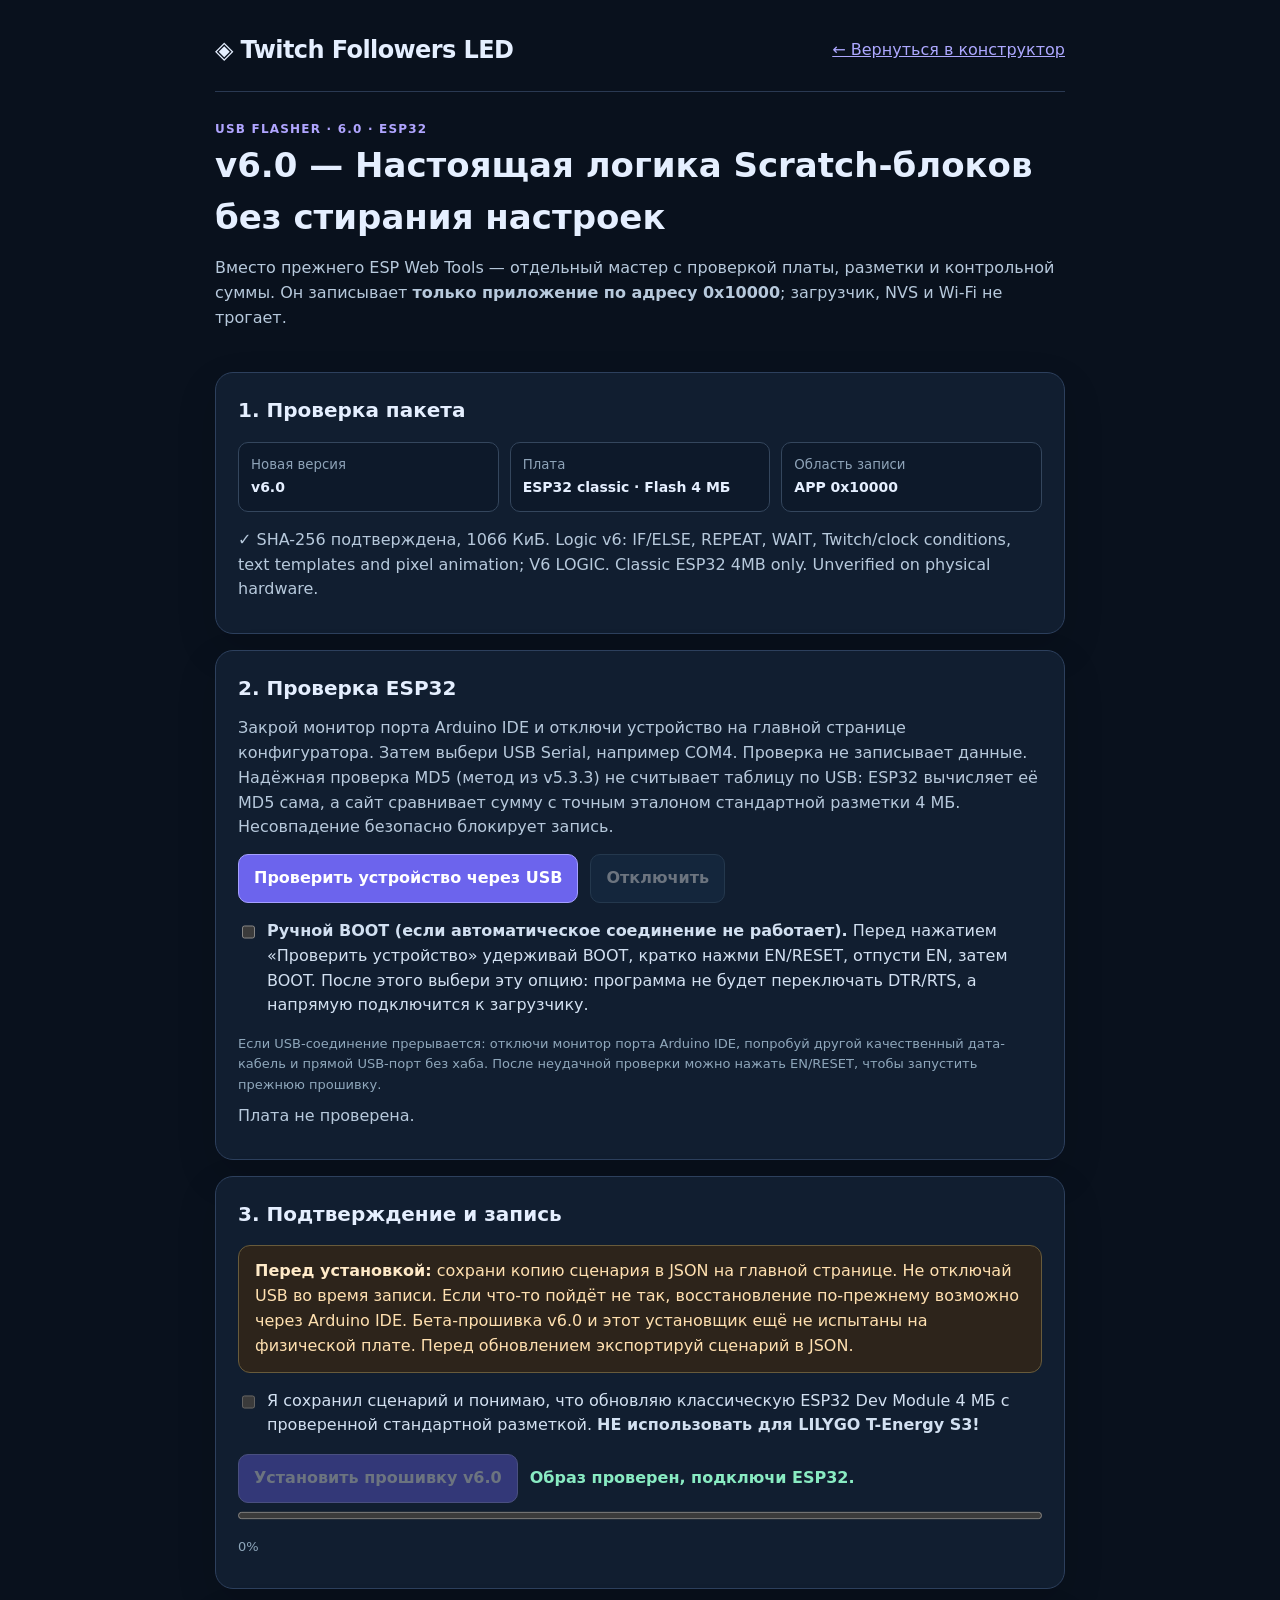
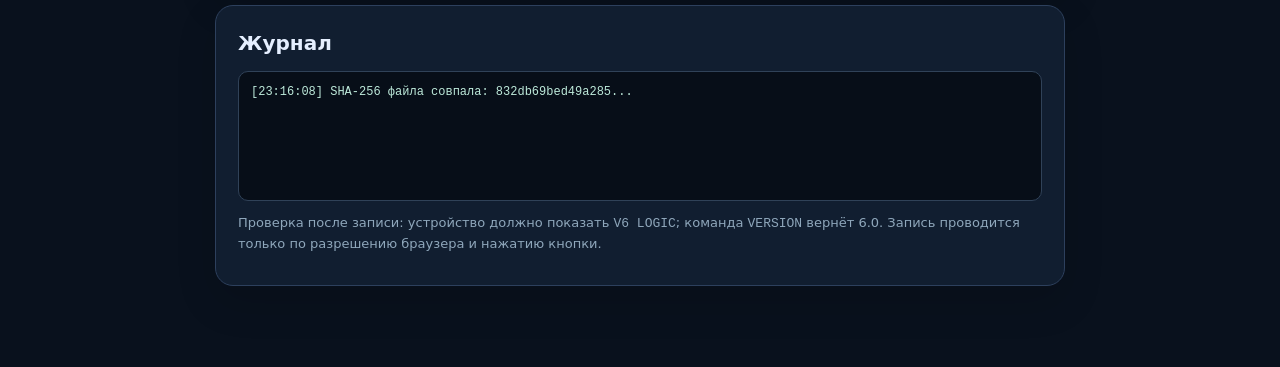
<file: updater-v6.html>
<!doctype html>
<html lang="ru">
<head>
<meta charset="utf-8">
<meta name="viewport" content="width=device-width,initial-scale=1">
<meta name="theme-color" content="#09121e">
<title>Twitch LED — веб-обновление v6.0 · SCRATCH-STYLE LOGIC</title>
<style>
:root{color-scheme:dark;font-family:system-ui,-apple-system,"Segoe UI",sans-serif;color:#e5efff;background:#09111d}
*{box-sizing:border-box}body{margin:0;background:radial-gradient(850px 400px at 100% -20%,#45479b40,transparent 70%),#09111d;line-height:1.55}
main{width:min(850px,calc(100% - 30px));margin:auto;padding:24px 0 66px}a{color:#ada8ff}a:hover{color:#ddd9ff}
.top{display:flex;align-items:center;justify-content:space-between;gap:14px;flex-wrap:wrap;padding:8px 0 22px;border-bottom:1px solid #2a3952}
h1{font-size:24px;margin:0;letter-spacing:-.6px}h2{font-size:20px;margin:0 0 12px}p{margin:9px 0;color:#b7c9dc}
.hero{padding:28px 0 16px}.eyebrow{font-size:12px;color:#b0a5ff;font-weight:750;letter-spacing:1.2px}.hero h2{font-size:clamp(25px,4.2vw,34px)}
.card{background:#111e30;border:1px solid #2d405d;border-radius:18px;padding:22px;margin:16px 0;box-shadow:0 16px 40px #0002}
.callout{border:1px solid #685b3b;background:#2d241b;padding:13px 16px;border-radius:12px;color:#ffe0b0;margin:15px 0}
.callout strong{color:#ffeac8}.grid{display:grid;grid-template-columns:repeat(3,1fr);gap:11px;margin:16px 0}
.box{border:1px solid #34465d;border-radius:10px;padding:12px;background:#0d192a}.box small{display:block;color:#8ea3b8}.box strong{display:block;font-size:14px;margin-top:2px}
.action{background:#6c64ed;border:1px solid #a5a0ff;border-radius:10px;color:white;padding:11px 15px;font:inherit;font-weight:700;cursor:pointer;min-height:43px}
.action:disabled{opacity:.38;cursor:not-allowed}.action.secondary{background:#1a3551;border-color:#44627e}
.action:hover:not(:disabled){filter:brightness(1.12)}.row{display:flex;gap:12px;align-items:center;flex-wrap:wrap;margin-top:14px}
.checkbox{display:flex;align-items:flex-start;gap:9px;margin:16px 0;color:#d2e0f1}.checkbox input{width:18px;height:18px;margin-top:4px;accent-color:#796df6}
#progress{width:100%;height:15px;accent-color:#8b8bff}#log{white-space:pre-wrap;overflow-wrap:anywhere;border-radius:10px;background:#070e18;border:1px solid #304258;color:#bde9da;padding:12px;font:12px/1.45 ui-monospace,Consolas,monospace;min-height:130px;max-height:290px;overflow-y:auto}
#state{font-weight:700;color:#f3dba9}#state.ok{color:#89ebc2}#state.err{color:#ffb6b6}.muted{font-size:13px;color:#8fa7bb}
@media(max-width:650px){.grid{grid-template-columns:1fr}.card{padding:16px}.top{align-items:flex-start}}
</style>
</head>
<body>
<main>
<header class="top"><h1>◈ Twitch Followers LED</h1><a href="index.html">← Вернуться в конструктор</a></header>
<section class="hero"><div class="eyebrow">USB FLASHER · 6.0 · ESP32</div><h2>v6.0 — Настоящая логика Scratch-блоков без стирания настроек</h2><p>Вместо прежнего ESP Web Tools — отдельный мастер с проверкой платы, разметки и контрольной суммы. Он записывает <strong>только приложение по адресу 0x10000</strong>; загрузчик, NVS и Wi-Fi не трогает.</p></section>
<section class="card">
  <h2>1. Проверка пакета</h2>
  <div class="grid"><div class="box"><small>Новая версия</small><strong id="version">Проверяем...</strong></div><div class="box"><small>Плата</small><strong>ESP32 classic · Flash 4 МБ</strong></div><div class="box"><small>Область записи</small><strong>APP 0x10000</strong></div></div>
  <p id="packageStatus" role="status">Проверка SHA-256 опубликованной прошивки...</p>
</section>
<section class="card">
  <h2>2. Проверка ESP32</h2>
  <p>Закрой монитор порта Arduino IDE и отключи устройство на главной странице конфигуратора. Затем выбери USB Serial, например COM4. Проверка не записывает данные. Надёжная проверка MD5 (метод из v5.3.3) не считывает таблицу по USB: ESP32 вычисляет её MD5 сама, а сайт сравнивает сумму с точным эталоном стандартной разметки 4 МБ. Несовпадение безопасно блокирует запись.</p>
  <div class="row"><button id="connect" class="action" disabled>Проверить устройство через USB</button><button id="disconnect" class="action secondary" disabled>Отключить</button></div>
  <label class="checkbox"><input id="manualBoot" type="checkbox"><span><strong>Ручной BOOT (если автоматическое соединение не работает).</strong> Перед нажатием «Проверить устройство» удерживай BOOT, кратко нажми EN/RESET, отпусти EN, затем BOOT. После этого выбери эту опцию: программа не будет переключать DTR/RTS, а напрямую подключится к загрузчику.</span></label>
  <p class="muted">Если USB-соединение прерывается: отключи монитор порта Arduino IDE, попробуй другой качественный дата-кабель и прямой USB-порт без хаба. После неудачной проверки можно нажать EN/RESET, чтобы запустить прежнюю прошивку.</p>
  <p id="deviceState">Плата не проверена.</p>
</section>
<section class="card">
  <h2>3. Подтверждение и запись</h2>
  <div class="callout"><strong>Перед установкой:</strong> сохрани копию сценария в JSON на главной странице. Не отключай USB во время записи. Если что-то пойдёт не так, восстановление по-прежнему возможно через Arduino IDE. Бета-прошивка v6.0 и этот установщик ещё не испытаны на физической плате. Перед обновлением экспортируй сценарий в JSON.</div>
  <label class="checkbox"><input id="ack" type="checkbox" disabled><span>Я сохранил сценарий и понимаю, что обновляю классическую ESP32 Dev Module 4 МБ с проверенной стандартной разметкой. <strong>НЕ использовать для LILYGO T-Energy S3!</strong></span></label>
  <div class="row"><button id="flash" class="action" disabled>Установить прошивку v6.0</button><span id="state" aria-live="polite">Ожидание проверки.</span></div>
  <progress id="progress" value="0" max="100"></progress><p class="muted" id="percentage">0%</p>
</section>
<section class="card"><h2>Журнал</h2><pre id="log" aria-live="polite">Ожидание...</pre><p class="muted">Проверка после записи: устройство должно показать <code>V6 LOGIC</code>; команда <code>VERSION</code> вернёт 6.0. Запись проводится только по разрешению браузера и нажатию кнопки.</p></section>
</main>
<script type="module" src="updater-v6.js?v=6.0.0"></script>
</body>
</html>
</file>
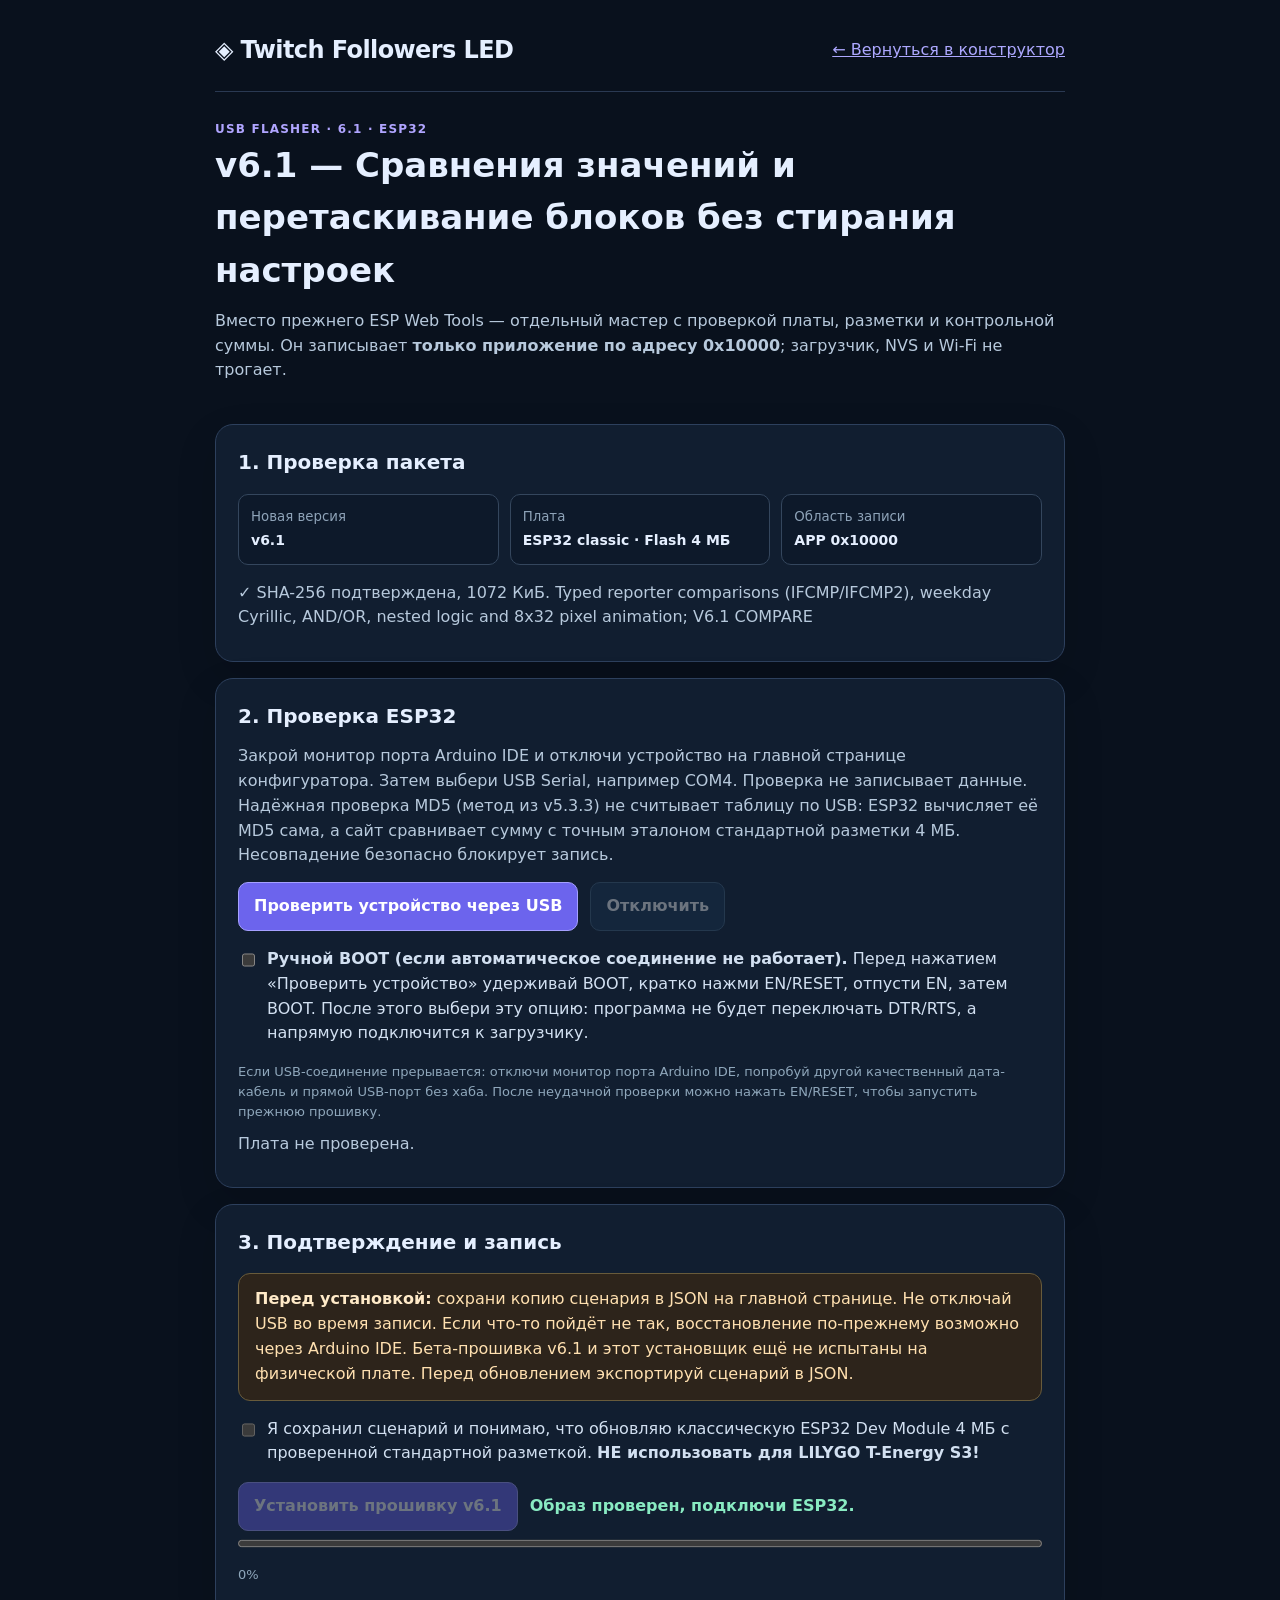
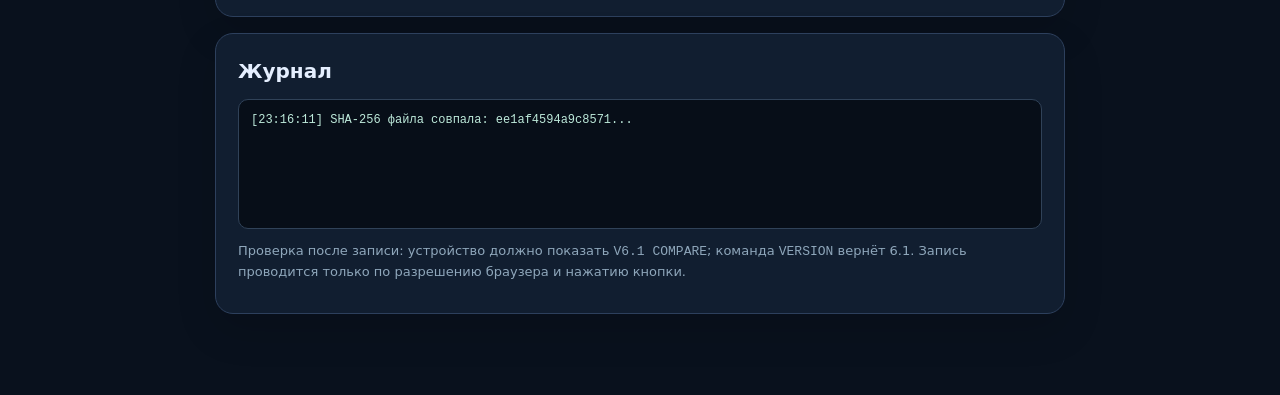
<file: updater-v61.html>
<!doctype html>
<html lang="ru">
<head>
<meta charset="utf-8">
<meta name="viewport" content="width=device-width,initial-scale=1">
<meta name="theme-color" content="#09121e">
<title>Twitch LED — веб-обновление v6.1 · СКРАЧ-БЛОКИ И СРАВНЕНИЯ</title>
<style>
:root{color-scheme:dark;font-family:system-ui,-apple-system,"Segoe UI",sans-serif;color:#e5efff;background:#09111d}
*{box-sizing:border-box}body{margin:0;background:radial-gradient(850px 400px at 100% -20%,#45479b40,transparent 70%),#09111d;line-height:1.55}
main{width:min(850px,calc(100% - 30px));margin:auto;padding:24px 0 66px}a{color:#ada8ff}a:hover{color:#ddd9ff}
.top{display:flex;align-items:center;justify-content:space-between;gap:14px;flex-wrap:wrap;padding:8px 0 22px;border-bottom:1px solid #2a3952}
h1{font-size:24px;margin:0;letter-spacing:-.6px}h2{font-size:20px;margin:0 0 12px}p{margin:9px 0;color:#b7c9dc}
.hero{padding:28px 0 16px}.eyebrow{font-size:12px;color:#b0a5ff;font-weight:750;letter-spacing:1.2px}.hero h2{font-size:clamp(25px,4.2vw,34px)}
.card{background:#111e30;border:1px solid #2d405d;border-radius:18px;padding:22px;margin:16px 0;box-shadow:0 16px 40px #0002}
.callout{border:1px solid #685b3b;background:#2d241b;padding:13px 16px;border-radius:12px;color:#ffe0b0;margin:15px 0}
.callout strong{color:#ffeac8}.grid{display:grid;grid-template-columns:repeat(3,1fr);gap:11px;margin:16px 0}
.box{border:1px solid #34465d;border-radius:10px;padding:12px;background:#0d192a}.box small{display:block;color:#8ea3b8}.box strong{display:block;font-size:14px;margin-top:2px}
.action{background:#6c64ed;border:1px solid #a5a0ff;border-radius:10px;color:white;padding:11px 15px;font:inherit;font-weight:700;cursor:pointer;min-height:43px}
.action:disabled{opacity:.38;cursor:not-allowed}.action.secondary{background:#1a3551;border-color:#44627e}
.action:hover:not(:disabled){filter:brightness(1.12)}.row{display:flex;gap:12px;align-items:center;flex-wrap:wrap;margin-top:14px}
.checkbox{display:flex;align-items:flex-start;gap:9px;margin:16px 0;color:#d2e0f1}.checkbox input{width:18px;height:18px;margin-top:4px;accent-color:#796df6}
#progress{width:100%;height:15px;accent-color:#8b8bff}#log{white-space:pre-wrap;overflow-wrap:anywhere;border-radius:10px;background:#070e18;border:1px solid #304258;color:#bde9da;padding:12px;font:12px/1.45 ui-monospace,Consolas,monospace;min-height:130px;max-height:290px;overflow-y:auto}
#state{font-weight:700;color:#f3dba9}#state.ok{color:#89ebc2}#state.err{color:#ffb6b6}.muted{font-size:13px;color:#8fa7bb}
@media(max-width:650px){.grid{grid-template-columns:1fr}.card{padding:16px}.top{align-items:flex-start}}
</style>
</head>
<body>
<main>
<header class="top"><h1>◈ Twitch Followers LED</h1><a href="index.html">← Вернуться в конструктор</a></header>
<section class="hero"><div class="eyebrow">USB FLASHER · 6.1 · ESP32</div><h2>v6.1 — Сравнения значений и перетаскивание блоков без стирания настроек</h2><p>Вместо прежнего ESP Web Tools — отдельный мастер с проверкой платы, разметки и контрольной суммы. Он записывает <strong>только приложение по адресу 0x10000</strong>; загрузчик, NVS и Wi-Fi не трогает.</p></section>
<section class="card">
  <h2>1. Проверка пакета</h2>
  <div class="grid"><div class="box"><small>Новая версия</small><strong id="version">Проверяем...</strong></div><div class="box"><small>Плата</small><strong>ESP32 classic · Flash 4 МБ</strong></div><div class="box"><small>Область записи</small><strong>APP 0x10000</strong></div></div>
  <p id="packageStatus" role="status">Проверка SHA-256 опубликованной прошивки...</p>
</section>
<section class="card">
  <h2>2. Проверка ESP32</h2>
  <p>Закрой монитор порта Arduino IDE и отключи устройство на главной странице конфигуратора. Затем выбери USB Serial, например COM4. Проверка не записывает данные. Надёжная проверка MD5 (метод из v5.3.3) не считывает таблицу по USB: ESP32 вычисляет её MD5 сама, а сайт сравнивает сумму с точным эталоном стандартной разметки 4 МБ. Несовпадение безопасно блокирует запись.</p>
  <div class="row"><button id="connect" class="action" disabled>Проверить устройство через USB</button><button id="disconnect" class="action secondary" disabled>Отключить</button></div>
  <label class="checkbox"><input id="manualBoot" type="checkbox"><span><strong>Ручной BOOT (если автоматическое соединение не работает).</strong> Перед нажатием «Проверить устройство» удерживай BOOT, кратко нажми EN/RESET, отпусти EN, затем BOOT. После этого выбери эту опцию: программа не будет переключать DTR/RTS, а напрямую подключится к загрузчику.</span></label>
  <p class="muted">Если USB-соединение прерывается: отключи монитор порта Arduino IDE, попробуй другой качественный дата-кабель и прямой USB-порт без хаба. После неудачной проверки можно нажать EN/RESET, чтобы запустить прежнюю прошивку.</p>
  <p id="deviceState">Плата не проверена.</p>
</section>
<section class="card">
  <h2>3. Подтверждение и запись</h2>
  <div class="callout"><strong>Перед установкой:</strong> сохрани копию сценария в JSON на главной странице. Не отключай USB во время записи. Если что-то пойдёт не так, восстановление по-прежнему возможно через Arduino IDE. Бета-прошивка v6.1 и этот установщик ещё не испытаны на физической плате. Перед обновлением экспортируй сценарий в JSON.</div>
  <label class="checkbox"><input id="ack" type="checkbox" disabled><span>Я сохранил сценарий и понимаю, что обновляю классическую ESP32 Dev Module 4 МБ с проверенной стандартной разметкой. <strong>НЕ использовать для LILYGO T-Energy S3!</strong></span></label>
  <div class="row"><button id="flash" class="action" disabled>Установить прошивку v6.1</button><span id="state" aria-live="polite">Ожидание проверки.</span></div>
  <progress id="progress" value="0" max="100"></progress><p class="muted" id="percentage">0%</p>
</section>
<section class="card"><h2>Журнал</h2><pre id="log" aria-live="polite">Ожидание...</pre><p class="muted">Проверка после записи: устройство должно показать <code>V6.1 COMPARE</code>; команда <code>VERSION</code> вернёт 6.1. Запись проводится только по разрешению браузера и нажатию кнопки.</p></section>
</main>
<script type="module" src="updater-v61.js?v=6.1.0"></script>
</body>
</html>
</file>
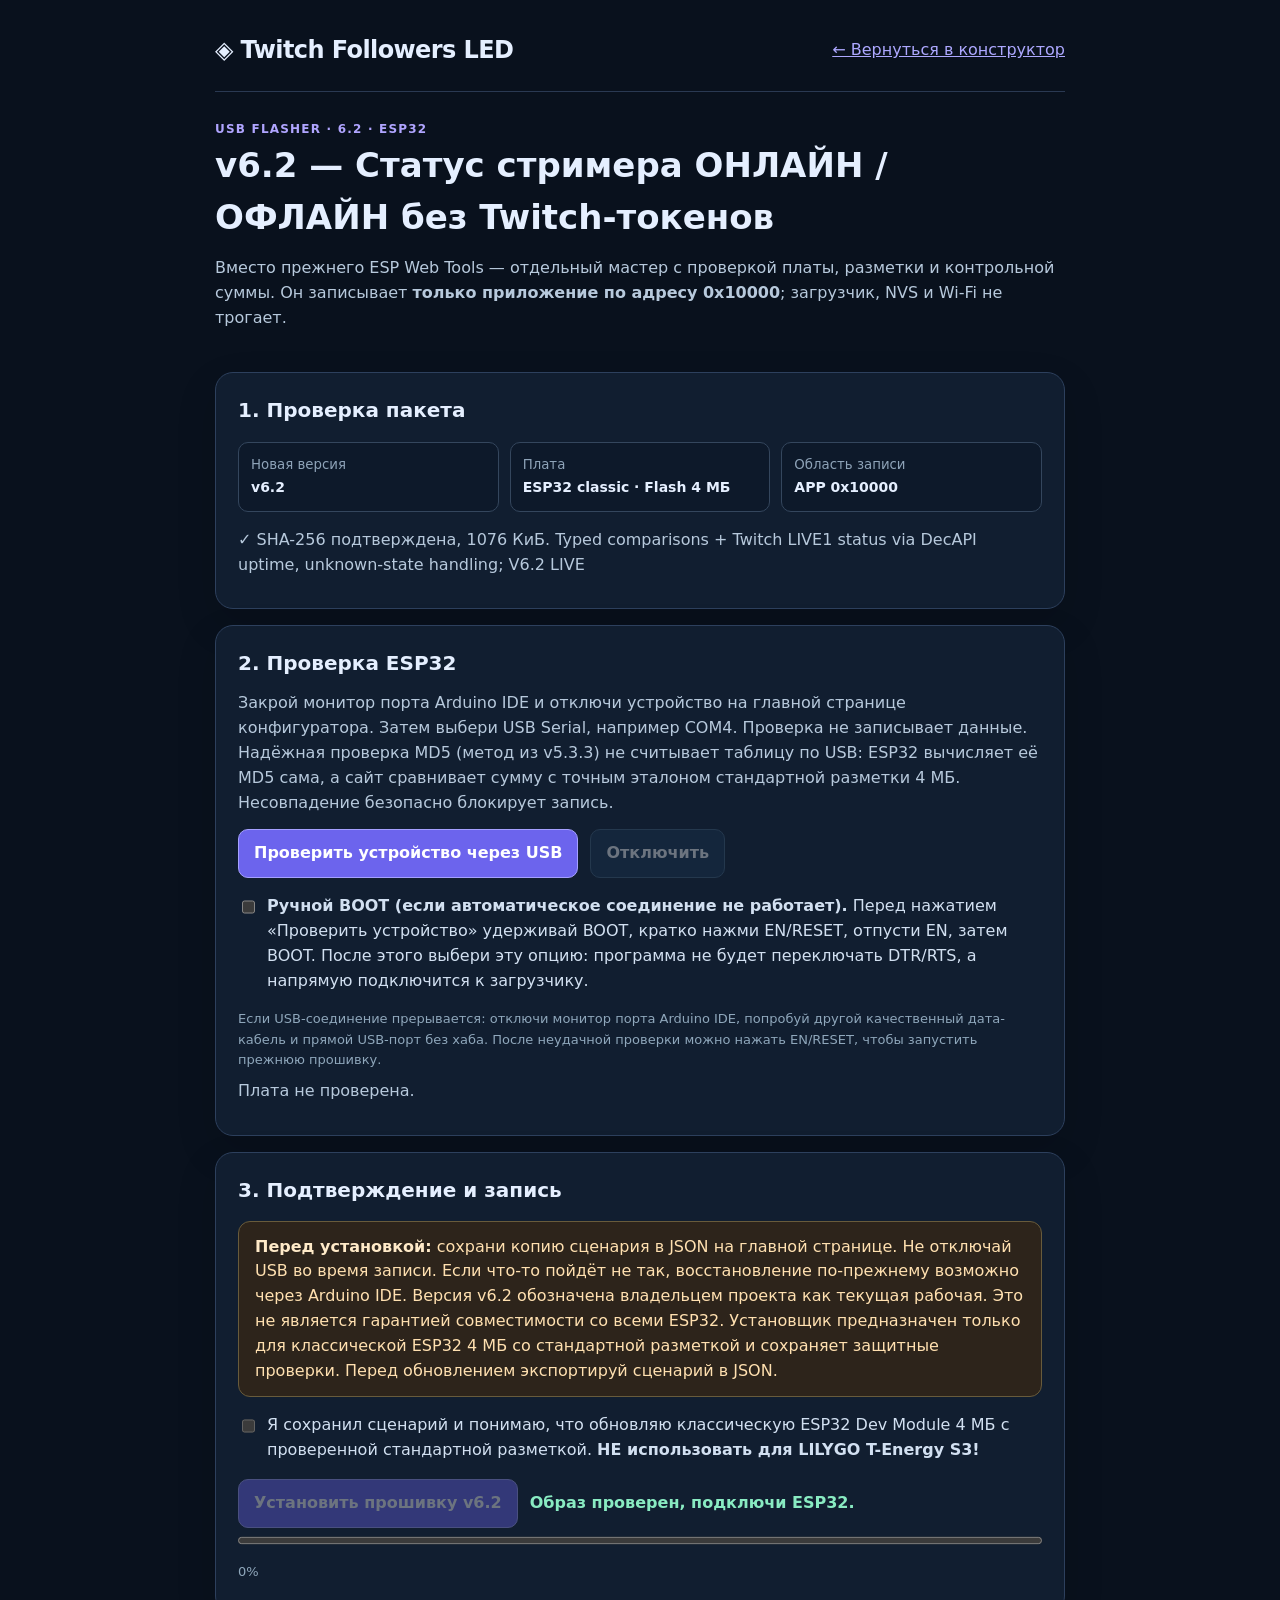
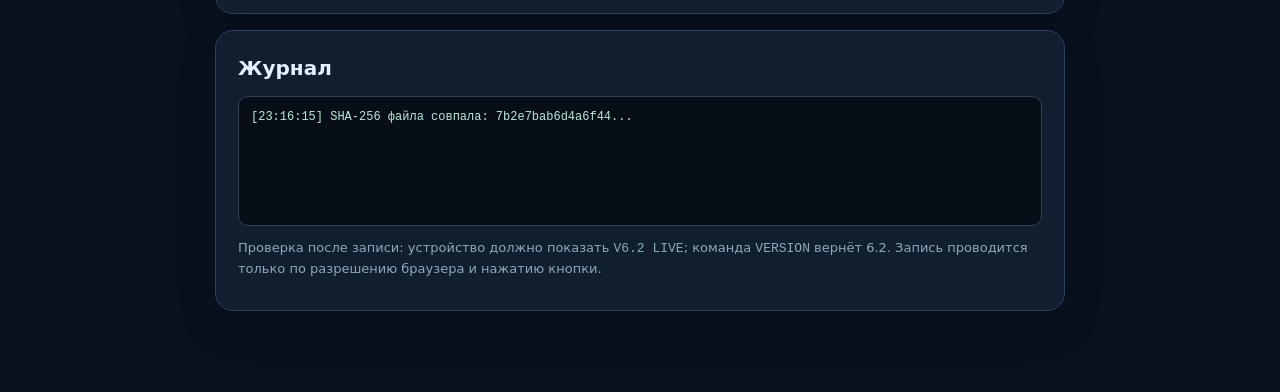
<file: updater-v62.html>
<!doctype html>
<html lang="ru">
<head>
<meta charset="utf-8">
<meta name="viewport" content="width=device-width,initial-scale=1">
<meta name="theme-color" content="#09121e">
<title>Twitch LED — веб-обновление v6.2 · СТАТУС СТРИМЕРА</title>
<style>
:root{color-scheme:dark;font-family:system-ui,-apple-system,"Segoe UI",sans-serif;color:#e5efff;background:#09111d}
*{box-sizing:border-box}body{margin:0;background:radial-gradient(850px 400px at 100% -20%,#45479b40,transparent 70%),#09111d;line-height:1.55}
main{width:min(850px,calc(100% - 30px));margin:auto;padding:24px 0 66px}a{color:#ada8ff}a:hover{color:#ddd9ff}
.top{display:flex;align-items:center;justify-content:space-between;gap:14px;flex-wrap:wrap;padding:8px 0 22px;border-bottom:1px solid #2a3952}
h1{font-size:24px;margin:0;letter-spacing:-.6px}h2{font-size:20px;margin:0 0 12px}p{margin:9px 0;color:#b7c9dc}
.hero{padding:28px 0 16px}.eyebrow{font-size:12px;color:#b0a5ff;font-weight:750;letter-spacing:1.2px}.hero h2{font-size:clamp(25px,4.2vw,34px)}
.card{background:#111e30;border:1px solid #2d405d;border-radius:18px;padding:22px;margin:16px 0;box-shadow:0 16px 40px #0002}
.callout{border:1px solid #685b3b;background:#2d241b;padding:13px 16px;border-radius:12px;color:#ffe0b0;margin:15px 0}
.callout strong{color:#ffeac8}.grid{display:grid;grid-template-columns:repeat(3,1fr);gap:11px;margin:16px 0}
.box{border:1px solid #34465d;border-radius:10px;padding:12px;background:#0d192a}.box small{display:block;color:#8ea3b8}.box strong{display:block;font-size:14px;margin-top:2px}
.action{background:#6c64ed;border:1px solid #a5a0ff;border-radius:10px;color:white;padding:11px 15px;font:inherit;font-weight:700;cursor:pointer;min-height:43px}
.action:disabled{opacity:.38;cursor:not-allowed}.action.secondary{background:#1a3551;border-color:#44627e}
.action:hover:not(:disabled){filter:brightness(1.12)}.row{display:flex;gap:12px;align-items:center;flex-wrap:wrap;margin-top:14px}
.checkbox{display:flex;align-items:flex-start;gap:9px;margin:16px 0;color:#d2e0f1}.checkbox input{width:18px;height:18px;margin-top:4px;accent-color:#796df6}
#progress{width:100%;height:15px;accent-color:#8b8bff}#log{white-space:pre-wrap;overflow-wrap:anywhere;border-radius:10px;background:#070e18;border:1px solid #304258;color:#bde9da;padding:12px;font:12px/1.45 ui-monospace,Consolas,monospace;min-height:130px;max-height:290px;overflow-y:auto}
#state{font-weight:700;color:#f3dba9}#state.ok{color:#89ebc2}#state.err{color:#ffb6b6}.muted{font-size:13px;color:#8fa7bb}
@media(max-width:650px){.grid{grid-template-columns:1fr}.card{padding:16px}.top{align-items:flex-start}}
</style>
</head>
<body>
<main>
<header class="top"><h1>◈ Twitch Followers LED</h1><a href="index.html">← Вернуться в конструктор</a></header>
<section class="hero"><div class="eyebrow">USB FLASHER · 6.2 · ESP32</div><h2>v6.2 — Статус стримера ОНЛАЙН / ОФЛАЙН без Twitch-токенов</h2><p>Вместо прежнего ESP Web Tools — отдельный мастер с проверкой платы, разметки и контрольной суммы. Он записывает <strong>только приложение по адресу 0x10000</strong>; загрузчик, NVS и Wi-Fi не трогает.</p></section>
<section class="card">
  <h2>1. Проверка пакета</h2>
  <div class="grid"><div class="box"><small>Новая версия</small><strong id="version">Проверяем...</strong></div><div class="box"><small>Плата</small><strong>ESP32 classic · Flash 4 МБ</strong></div><div class="box"><small>Область записи</small><strong>APP 0x10000</strong></div></div>
  <p id="packageStatus" role="status">Проверка SHA-256 опубликованной прошивки...</p>
</section>
<section class="card">
  <h2>2. Проверка ESP32</h2>
  <p>Закрой монитор порта Arduino IDE и отключи устройство на главной странице конфигуратора. Затем выбери USB Serial, например COM4. Проверка не записывает данные. Надёжная проверка MD5 (метод из v5.3.3) не считывает таблицу по USB: ESP32 вычисляет её MD5 сама, а сайт сравнивает сумму с точным эталоном стандартной разметки 4 МБ. Несовпадение безопасно блокирует запись.</p>
  <div class="row"><button id="connect" class="action" disabled>Проверить устройство через USB</button><button id="disconnect" class="action secondary" disabled>Отключить</button></div>
  <label class="checkbox"><input id="manualBoot" type="checkbox"><span><strong>Ручной BOOT (если автоматическое соединение не работает).</strong> Перед нажатием «Проверить устройство» удерживай BOOT, кратко нажми EN/RESET, отпусти EN, затем BOOT. После этого выбери эту опцию: программа не будет переключать DTR/RTS, а напрямую подключится к загрузчику.</span></label>
  <p class="muted">Если USB-соединение прерывается: отключи монитор порта Arduino IDE, попробуй другой качественный дата-кабель и прямой USB-порт без хаба. После неудачной проверки можно нажать EN/RESET, чтобы запустить прежнюю прошивку.</p>
  <p id="deviceState">Плата не проверена.</p>
</section>
<section class="card">
  <h2>3. Подтверждение и запись</h2>
  <div class="callout"><strong>Перед установкой:</strong> сохрани копию сценария в JSON на главной странице. Не отключай USB во время записи. Если что-то пойдёт не так, восстановление по-прежнему возможно через Arduino IDE. Версия v6.2 обозначена владельцем проекта как текущая рабочая. Это не является гарантией совместимости со всеми ESP32. Установщик предназначен только для классической ESP32 4 МБ со стандартной разметкой и сохраняет защитные проверки. Перед обновлением экспортируй сценарий в JSON.</div>
  <label class="checkbox"><input id="ack" type="checkbox" disabled><span>Я сохранил сценарий и понимаю, что обновляю классическую ESP32 Dev Module 4 МБ с проверенной стандартной разметкой. <strong>НЕ использовать для LILYGO T-Energy S3!</strong></span></label>
  <div class="row"><button id="flash" class="action" disabled>Установить прошивку v6.2</button><span id="state" aria-live="polite">Ожидание проверки.</span></div>
  <progress id="progress" value="0" max="100"></progress><p class="muted" id="percentage">0%</p>
</section>
<section class="card"><h2>Журнал</h2><pre id="log" aria-live="polite">Ожидание...</pre><p class="muted">Проверка после записи: устройство должно показать <code>V6.2 LIVE</code>; команда <code>VERSION</code> вернёт 6.2. Запись проводится только по разрешению браузера и нажатию кнопки.</p></section>
</main>
<script type="module" src="updater-v62.js?v=6.2.0"></script>
</body>
</html>
</file>
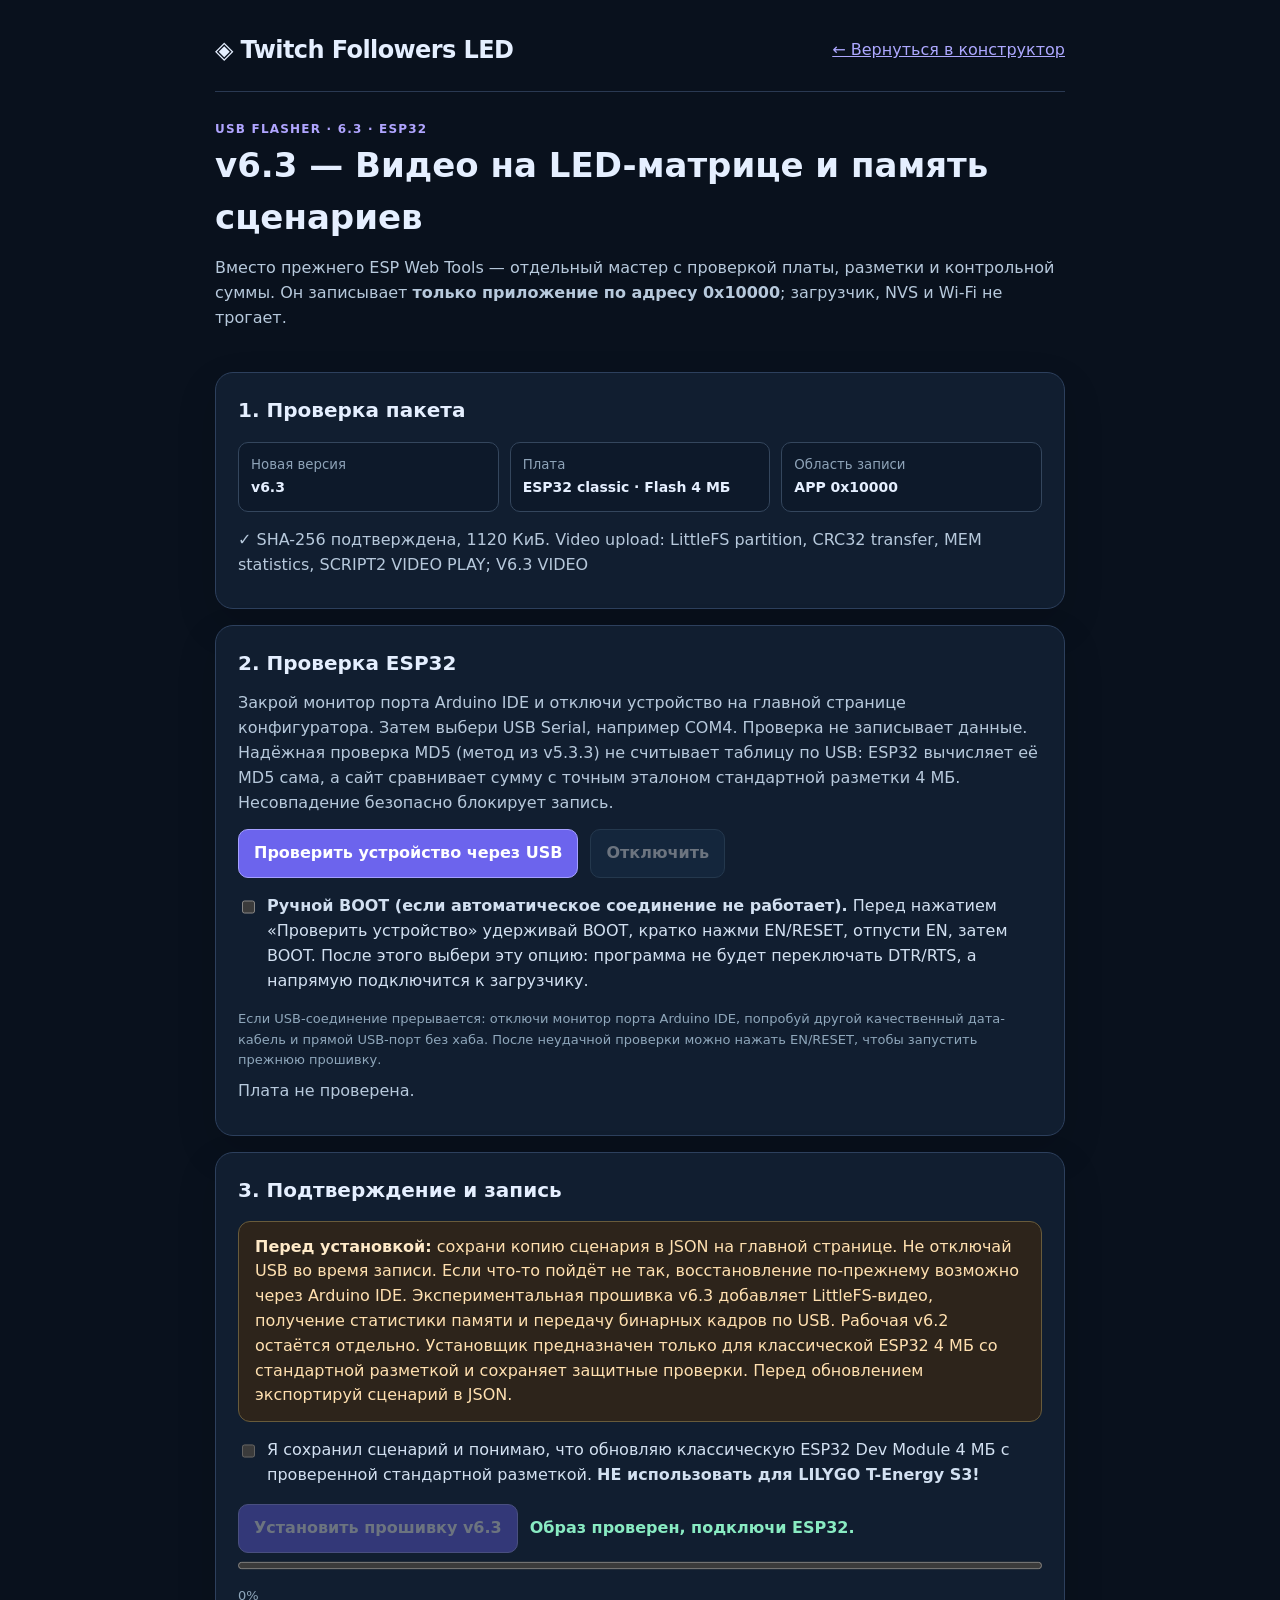
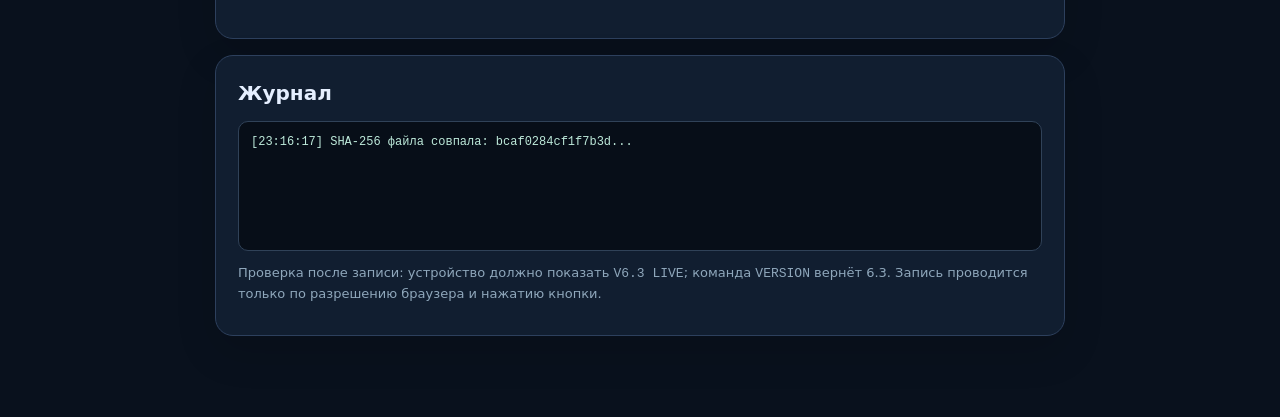
<file: updater-v63.html>
<!doctype html>
<html lang="ru">
<head>
<meta charset="utf-8">
<meta name="viewport" content="width=device-width,initial-scale=1">
<meta name="theme-color" content="#09121e">
<title>Twitch LED — веб-обновление v6.3 · ВИДЕО И ПАМЯТЬ</title>
<style>
:root{color-scheme:dark;font-family:system-ui,-apple-system,"Segoe UI",sans-serif;color:#e5efff;background:#09111d}
*{box-sizing:border-box}body{margin:0;background:radial-gradient(850px 400px at 100% -20%,#45479b40,transparent 70%),#09111d;line-height:1.55}
main{width:min(850px,calc(100% - 30px));margin:auto;padding:24px 0 66px}a{color:#ada8ff}a:hover{color:#ddd9ff}
.top{display:flex;align-items:center;justify-content:space-between;gap:14px;flex-wrap:wrap;padding:8px 0 22px;border-bottom:1px solid #2a3952}
h1{font-size:24px;margin:0;letter-spacing:-.6px}h2{font-size:20px;margin:0 0 12px}p{margin:9px 0;color:#b7c9dc}
.hero{padding:28px 0 16px}.eyebrow{font-size:12px;color:#b0a5ff;font-weight:750;letter-spacing:1.2px}.hero h2{font-size:clamp(25px,4.2vw,34px)}
.card{background:#111e30;border:1px solid #2d405d;border-radius:18px;padding:22px;margin:16px 0;box-shadow:0 16px 40px #0002}
.callout{border:1px solid #685b3b;background:#2d241b;padding:13px 16px;border-radius:12px;color:#ffe0b0;margin:15px 0}
.callout strong{color:#ffeac8}.grid{display:grid;grid-template-columns:repeat(3,1fr);gap:11px;margin:16px 0}
.box{border:1px solid #34465d;border-radius:10px;padding:12px;background:#0d192a}.box small{display:block;color:#8ea3b8}.box strong{display:block;font-size:14px;margin-top:2px}
.action{background:#6c64ed;border:1px solid #a5a0ff;border-radius:10px;color:white;padding:11px 15px;font:inherit;font-weight:700;cursor:pointer;min-height:43px}
.action:disabled{opacity:.38;cursor:not-allowed}.action.secondary{background:#1a3551;border-color:#44627e}
.action:hover:not(:disabled){filter:brightness(1.12)}.row{display:flex;gap:12px;align-items:center;flex-wrap:wrap;margin-top:14px}
.checkbox{display:flex;align-items:flex-start;gap:9px;margin:16px 0;color:#d2e0f1}.checkbox input{width:18px;height:18px;margin-top:4px;accent-color:#796df6}
#progress{width:100%;height:15px;accent-color:#8b8bff}#log{white-space:pre-wrap;overflow-wrap:anywhere;border-radius:10px;background:#070e18;border:1px solid #304258;color:#bde9da;padding:12px;font:12px/1.45 ui-monospace,Consolas,monospace;min-height:130px;max-height:290px;overflow-y:auto}
#state{font-weight:700;color:#f3dba9}#state.ok{color:#89ebc2}#state.err{color:#ffb6b6}.muted{font-size:13px;color:#8fa7bb}
@media(max-width:650px){.grid{grid-template-columns:1fr}.card{padding:16px}.top{align-items:flex-start}}
</style>
</head>
<body>
<main>
<header class="top"><h1>◈ Twitch Followers LED</h1><a href="index.html">← Вернуться в конструктор</a></header>
<section class="hero"><div class="eyebrow">USB FLASHER · 6.3 · ESP32</div><h2>v6.3 — Видео на LED-матрице и память сценариев</h2><p>Вместо прежнего ESP Web Tools — отдельный мастер с проверкой платы, разметки и контрольной суммы. Он записывает <strong>только приложение по адресу 0x10000</strong>; загрузчик, NVS и Wi-Fi не трогает.</p></section>
<section class="card">
  <h2>1. Проверка пакета</h2>
  <div class="grid"><div class="box"><small>Новая версия</small><strong id="version">Проверяем...</strong></div><div class="box"><small>Плата</small><strong>ESP32 classic · Flash 4 МБ</strong></div><div class="box"><small>Область записи</small><strong>APP 0x10000</strong></div></div>
  <p id="packageStatus" role="status">Проверка SHA-256 опубликованной прошивки...</p>
</section>
<section class="card">
  <h2>2. Проверка ESP32</h2>
  <p>Закрой монитор порта Arduino IDE и отключи устройство на главной странице конфигуратора. Затем выбери USB Serial, например COM4. Проверка не записывает данные. Надёжная проверка MD5 (метод из v5.3.3) не считывает таблицу по USB: ESP32 вычисляет её MD5 сама, а сайт сравнивает сумму с точным эталоном стандартной разметки 4 МБ. Несовпадение безопасно блокирует запись.</p>
  <div class="row"><button id="connect" class="action" disabled>Проверить устройство через USB</button><button id="disconnect" class="action secondary" disabled>Отключить</button></div>
  <label class="checkbox"><input id="manualBoot" type="checkbox"><span><strong>Ручной BOOT (если автоматическое соединение не работает).</strong> Перед нажатием «Проверить устройство» удерживай BOOT, кратко нажми EN/RESET, отпусти EN, затем BOOT. После этого выбери эту опцию: программа не будет переключать DTR/RTS, а напрямую подключится к загрузчику.</span></label>
  <p class="muted">Если USB-соединение прерывается: отключи монитор порта Arduino IDE, попробуй другой качественный дата-кабель и прямой USB-порт без хаба. После неудачной проверки можно нажать EN/RESET, чтобы запустить прежнюю прошивку.</p>
  <p id="deviceState">Плата не проверена.</p>
</section>
<section class="card">
  <h2>3. Подтверждение и запись</h2>
  <div class="callout"><strong>Перед установкой:</strong> сохрани копию сценария в JSON на главной странице. Не отключай USB во время записи. Если что-то пойдёт не так, восстановление по-прежнему возможно через Arduino IDE. Экспериментальная прошивка v6.3 добавляет LittleFS-видео, получение статистики памяти и передачу бинарных кадров по USB. Рабочая v6.2 остаётся отдельно. Установщик предназначен только для классической ESP32 4 МБ со стандартной разметкой и сохраняет защитные проверки. Перед обновлением экспортируй сценарий в JSON.</div>
  <label class="checkbox"><input id="ack" type="checkbox" disabled><span>Я сохранил сценарий и понимаю, что обновляю классическую ESP32 Dev Module 4 МБ с проверенной стандартной разметкой. <strong>НЕ использовать для LILYGO T-Energy S3!</strong></span></label>
  <div class="row"><button id="flash" class="action" disabled>Установить прошивку v6.3</button><span id="state" aria-live="polite">Ожидание проверки.</span></div>
  <progress id="progress" value="0" max="100"></progress><p class="muted" id="percentage">0%</p>
</section>
<section class="card"><h2>Журнал</h2><pre id="log" aria-live="polite">Ожидание...</pre><p class="muted">Проверка после записи: устройство должно показать <code>V6.3 LIVE</code>; команда <code>VERSION</code> вернёт 6.3. Запись проводится только по разрешению браузера и нажатию кнопки.</p></section>
</main>
<script type="module" src="updater-v63.js?v=6.3.0"></script>
</body>
</html>
</file>
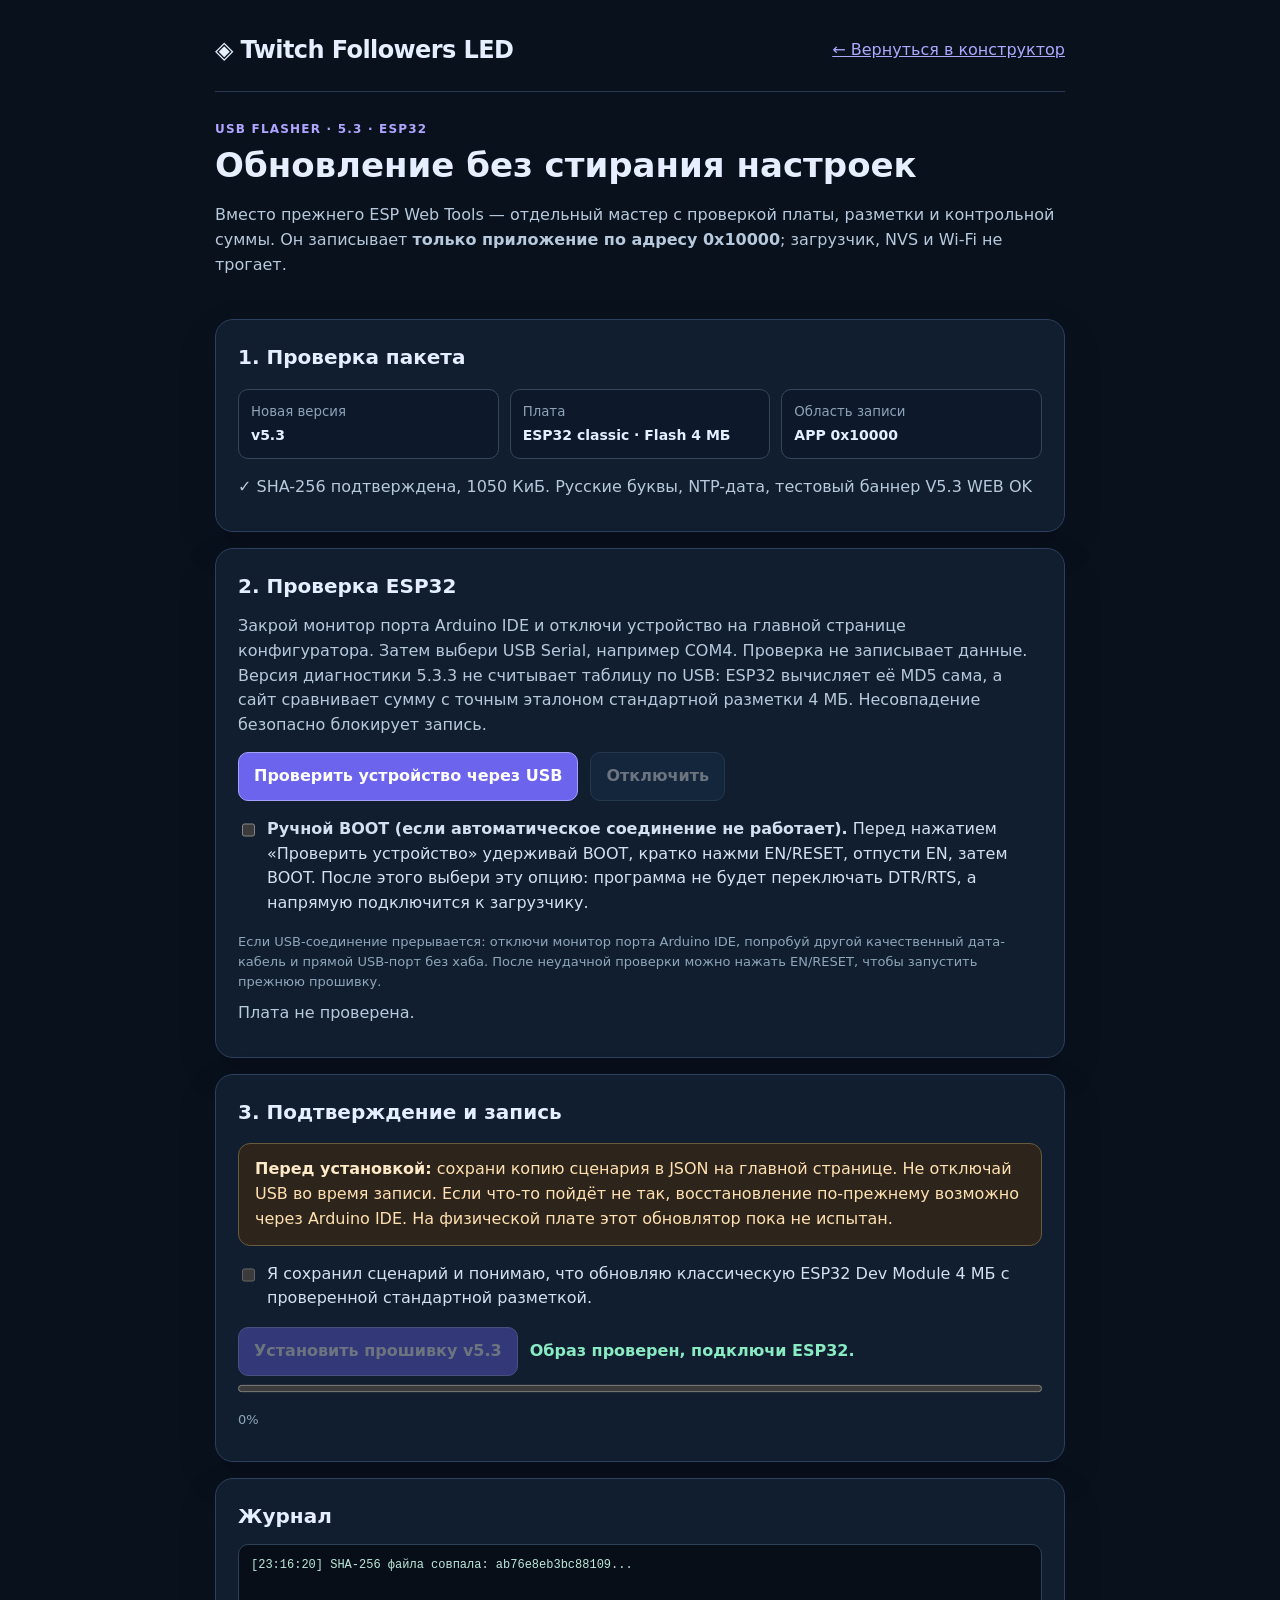
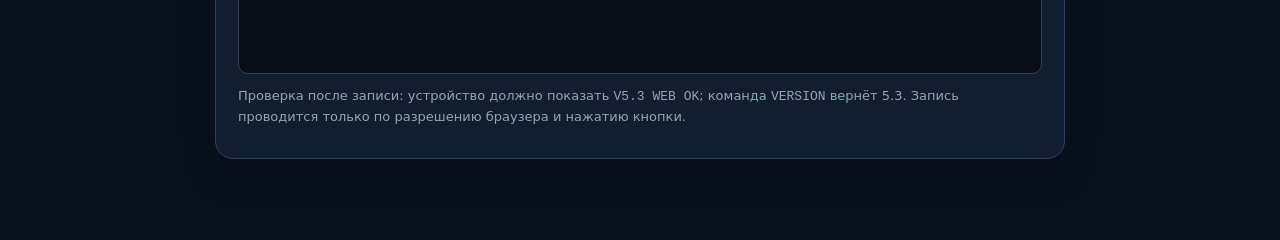
<file: updater.html>
<!doctype html>
<html lang="ru">
<head>
<meta charset="utf-8">
<meta name="viewport" content="width=device-width,initial-scale=1">
<meta name="theme-color" content="#09121e">
<title>Twitch LED — обновление ESP32 через USB v5.3.3</title>
<style>
:root{color-scheme:dark;font-family:system-ui,-apple-system,"Segoe UI",sans-serif;color:#e5efff;background:#09111d}
*{box-sizing:border-box}body{margin:0;background:radial-gradient(850px 400px at 100% -20%,#45479b40,transparent 70%),#09111d;line-height:1.55}
main{width:min(850px,calc(100% - 30px));margin:auto;padding:24px 0 66px}a{color:#ada8ff}a:hover{color:#ddd9ff}
.top{display:flex;align-items:center;justify-content:space-between;gap:14px;flex-wrap:wrap;padding:8px 0 22px;border-bottom:1px solid #2a3952}
h1{font-size:24px;margin:0;letter-spacing:-.6px}h2{font-size:20px;margin:0 0 12px}p{margin:9px 0;color:#b7c9dc}
.hero{padding:28px 0 16px}.eyebrow{font-size:12px;color:#b0a5ff;font-weight:750;letter-spacing:1.2px}.hero h2{font-size:clamp(25px,4.2vw,34px)}
.card{background:#111e30;border:1px solid #2d405d;border-radius:18px;padding:22px;margin:16px 0;box-shadow:0 16px 40px #0002}
.callout{border:1px solid #685b3b;background:#2d241b;padding:13px 16px;border-radius:12px;color:#ffe0b0;margin:15px 0}
.callout strong{color:#ffeac8}.grid{display:grid;grid-template-columns:repeat(3,1fr);gap:11px;margin:16px 0}
.box{border:1px solid #34465d;border-radius:10px;padding:12px;background:#0d192a}.box small{display:block;color:#8ea3b8}.box strong{display:block;font-size:14px;margin-top:2px}
.action{background:#6c64ed;border:1px solid #a5a0ff;border-radius:10px;color:white;padding:11px 15px;font:inherit;font-weight:700;cursor:pointer;min-height:43px}
.action:disabled{opacity:.38;cursor:not-allowed}.action.secondary{background:#1a3551;border-color:#44627e}
.action:hover:not(:disabled){filter:brightness(1.12)}.row{display:flex;gap:12px;align-items:center;flex-wrap:wrap;margin-top:14px}
.checkbox{display:flex;align-items:flex-start;gap:9px;margin:16px 0;color:#d2e0f1}.checkbox input{width:18px;height:18px;margin-top:4px;accent-color:#796df6}
#progress{width:100%;height:15px;accent-color:#8b8bff}#log{white-space:pre-wrap;overflow-wrap:anywhere;border-radius:10px;background:#070e18;border:1px solid #304258;color:#bde9da;padding:12px;font:12px/1.45 ui-monospace,Consolas,monospace;min-height:130px;max-height:290px;overflow-y:auto}
#state{font-weight:700;color:#f3dba9}#state.ok{color:#89ebc2}#state.err{color:#ffb6b6}.muted{font-size:13px;color:#8fa7bb}
@media(max-width:650px){.grid{grid-template-columns:1fr}.card{padding:16px}.top{align-items:flex-start}}
</style>
</head>
<body>
<main>
<header class="top"><h1>◈ Twitch Followers LED</h1><a href="index.html">← Вернуться в конструктор</a></header>
<section class="hero"><div class="eyebrow">USB FLASHER · 5.3 · ESP32</div><h2>Обновление без стирания настроек</h2><p>Вместо прежнего ESP Web Tools — отдельный мастер с проверкой платы, разметки и контрольной суммы. Он записывает <strong>только приложение по адресу 0x10000</strong>; загрузчик, NVS и Wi-Fi не трогает.</p></section>
<section class="card">
  <h2>1. Проверка пакета</h2>
  <div class="grid"><div class="box"><small>Новая версия</small><strong id="version">Проверяем...</strong></div><div class="box"><small>Плата</small><strong>ESP32 classic · Flash 4 МБ</strong></div><div class="box"><small>Область записи</small><strong>APP 0x10000</strong></div></div>
  <p id="packageStatus" role="status">Проверка SHA-256 опубликованной прошивки...</p>
</section>
<section class="card">
  <h2>2. Проверка ESP32</h2>
  <p>Закрой монитор порта Arduino IDE и отключи устройство на главной странице конфигуратора. Затем выбери USB Serial, например COM4. Проверка не записывает данные. Версия диагностики 5.3.3 не считывает таблицу по USB: ESP32 вычисляет её MD5 сама, а сайт сравнивает сумму с точным эталоном стандартной разметки 4 МБ. Несовпадение безопасно блокирует запись.</p>
  <div class="row"><button id="connect" class="action" disabled>Проверить устройство через USB</button><button id="disconnect" class="action secondary" disabled>Отключить</button></div>
  <label class="checkbox"><input id="manualBoot" type="checkbox"><span><strong>Ручной BOOT (если автоматическое соединение не работает).</strong> Перед нажатием «Проверить устройство» удерживай BOOT, кратко нажми EN/RESET, отпусти EN, затем BOOT. После этого выбери эту опцию: программа не будет переключать DTR/RTS, а напрямую подключится к загрузчику.</span></label>
  <p class="muted">Если USB-соединение прерывается: отключи монитор порта Arduino IDE, попробуй другой качественный дата-кабель и прямой USB-порт без хаба. После неудачной проверки можно нажать EN/RESET, чтобы запустить прежнюю прошивку.</p>
  <p id="deviceState">Плата не проверена.</p>
</section>
<section class="card">
  <h2>3. Подтверждение и запись</h2>
  <div class="callout"><strong>Перед установкой:</strong> сохрани копию сценария в JSON на главной странице. Не отключай USB во время записи. Если что-то пойдёт не так, восстановление по-прежнему возможно через Arduino IDE. На физической плате этот обновлятор пока не испытан.</div>
  <label class="checkbox"><input id="ack" type="checkbox" disabled><span>Я сохранил сценарий и понимаю, что обновляю классическую ESP32 Dev Module 4 МБ с проверенной стандартной разметкой.</span></label>
  <div class="row"><button id="flash" class="action" disabled>Установить прошивку v5.3</button><span id="state" aria-live="polite">Ожидание проверки.</span></div>
  <progress id="progress" value="0" max="100"></progress><p class="muted" id="percentage">0%</p>
</section>
<section class="card"><h2>Журнал</h2><pre id="log" aria-live="polite">Ожидание...</pre><p class="muted">Проверка после записи: устройство должно показать <code>V5.3 WEB OK</code>; команда <code>VERSION</code> вернёт 5.3. Запись проводится только по разрешению браузера и нажатию кнопки.</p></section>
</main>
<script type="module" src="updater.js?v=5.3.3"></script>
</body>
</html>
</file>
<file: builder-v55.css>
/* Additional styles for the typed display-element constructor. */
.builder-toolbar{margin:18px 0 22px}
.builder-layout{display:grid;grid-template-columns:minmax(0,1fr) minmax(240px,.96fr);gap:18px;align-items:stretch}
.builder-subhead{display:flex;align-items:center;justify-content:space-between;gap:10px;margin-bottom:11px;font-weight:700;font-size:13px;color:#b9d0e5}
.builder-subhead span:last-child{color:#8096b5;font-weight:500}
.builder-list-column{min-width:0}
.blocks-list{display:grid;gap:9px;max-height:530px;overflow-y:auto;padding-right:3px}
.block-card{display:grid;grid-template-columns:31px minmax(0,1fr) auto;align-items:center;gap:11px;background:#0b1a2e;border:1px solid #344c65;border-radius:12px;padding:11px;min-width:0;transition:background .15s,border-color .15s}
.block-card.selected{background:#1b2b50;border-color:#9287ff;box-shadow:0 0 0 1px #7b6cff50}
.block-number{display:grid;place-items:center;width:29px;height:29px;background:#243852;color:#c4d8ed;border-radius:9px;font-weight:750}
.block-main{border:0;background:transparent;color:inherit;text-align:left;min-width:0;padding:0;cursor:pointer}
.block-type{display:block;color:#b4aaff;font-size:11px;letter-spacing:.4px;font-weight:700;text-transform:uppercase}
.block-card.text .block-type{color:#86dccc}
.block-value{display:block;font-weight:750;overflow:hidden;text-overflow:ellipsis;white-space:nowrap;font-size:14px;margin-top:2px}
.block-actions{display:flex;gap:3px;align-items:center}
.block-actions button{border:1px solid #40546f;border-radius:7px;background:#203650;color:#d8e4f7;width:30px;height:30px;display:grid;place-items:center;font-size:16px;line-height:1;cursor:pointer}
.block-actions button:hover:not(:disabled){background:#364e70}
.block-actions button:disabled{opacity:.27;cursor:default}
.block-actions .gear{color:#c6b7ff}
.builder-editor{border:1px solid #344f73;background:#0e1d33;border-radius:13px;padding:16px;min-width:0}
.builder-editor strong{font-size:17px}
.builder-editor .field{margin:16px 0}
.builder-editor label{font-size:13px}
.builder-editor p.help{margin:5px 0}
.builder-editor .text-area{resize:vertical;min-height:98px;line-height:1.4;font-family:inherit}
.range{width:100%;accent-color:#8c7bf4;cursor:pointer}
.builder-bottom-actions{margin-top:11px}
#playlistState{margin-top:10px;min-height:20px}
.import-label{display:inline-flex;margin:0;cursor:pointer}
@media(max-width:900px){.builder-layout{grid-template-columns:1fr}.blocks-list{max-height:360px}}
@media(max-width:480px){.block-card{grid-template-columns:25px minmax(0,1fr);gap:7px;padding:8px}.block-actions{grid-column:2;justify-self:start}.block-number{width:23px;height:23px}.builder-toolbar .btn,.builder-bottom-actions .btn{flex:1}}

.block-card.date .block-type{color:#ffce7b}
#dateSettings strong{color:#f4fbff}
/* JOIN is a connector, not an independently scrolling display item. */
.block-card.join{
  border-style:dashed;
  border-color:#ab91f7;
  background:linear-gradient(110deg,#211a3c,#142036);
}
.block-card.join .block-number{background:#4f3977;color:#f1deff;}
.block-card.join .block-type{color:#d7b2ff;}
.block-card.join .block-value{font-weight:550;color:#d9c7ee;}
#joinSettings .help{color:#bba8d9;}
#timingSettings[hidden],#joinSettings[hidden]{display:none!important;}

/* v5.5: clock, Twitch-part and pixel-animation blocks. */
.block-card.time .block-type,.block-card.weekday .block-type{color:#f4c88e}
.block-card.nick .block-type,.block-card.count .block-type{color:#8ddbeb}
.block-card.pixel{border-color:#69bf98;background:#102d2c}
.block-card.pixel .block-type{color:#7ce2af}
.builder-toolbar{flex-wrap:wrap}
.pixel-grid-scroll{overflow-x:auto;padding:7px 0 12px;overscroll-behavior-x:contain}
.pixel-grid{display:grid;grid-template-columns:repeat(32,13px);grid-template-rows:repeat(8,13px);
  gap:2px;width:max-content;padding:6px;border:1px solid #415778;border-radius:9px;
  background:#070e17;touch-action:none;user-select:none;}
.pixel-dot{appearance:none;border:1px solid #263850;border-radius:2px;background:#111d2e;
  width:13px;height:13px;padding:0;cursor:crosshair;touch-action:none}
.pixel-dot.lit{background:#ff793d;box-shadow:0 0 5px #ff793d9c;border-color:#ffac73}
.pixel-dot:hover{outline:1px solid #f7d19b}
.pixel-dot:focus-visible{outline:2px solid #fff;outline-offset:0}
.pixel-actions{gap:6px;margin-top:9px;flex-wrap:wrap}
.pixel-actions .btn{font-size:12px;padding:8px 10px}
#pixelSettings label{display:block;margin-top:13px}
#pixelSettings select{margin-top:4px}
#pixelSettings[hidden],#clockSettings[hidden]{display:none!important}
@media(max-width:500px){.pixel-grid{grid-template-columns:repeat(32,12px);grid-template-rows:repeat(8,12px);gap:1px}
.pixel-dot{width:12px;height:12px}}
</file>
<file: builder.css>
/* Additional styles for the typed display-element constructor. */
.builder-toolbar{margin:18px 0 22px}
.builder-layout{display:grid;grid-template-columns:minmax(0,1fr) minmax(240px,.96fr);gap:18px;align-items:stretch}
.builder-subhead{display:flex;align-items:center;justify-content:space-between;gap:10px;margin-bottom:11px;font-weight:700;font-size:13px;color:#b9d0e5}
.builder-subhead span:last-child{color:#8096b5;font-weight:500}
.builder-list-column{min-width:0}
.blocks-list{display:grid;gap:9px;max-height:530px;overflow-y:auto;padding-right:3px}
.block-card{display:grid;grid-template-columns:31px minmax(0,1fr) auto;align-items:center;gap:11px;background:#0b1a2e;border:1px solid #344c65;border-radius:12px;padding:11px;min-width:0;transition:background .15s,border-color .15s}
.block-card.selected{background:#1b2b50;border-color:#9287ff;box-shadow:0 0 0 1px #7b6cff50}
.block-number{display:grid;place-items:center;width:29px;height:29px;background:#243852;color:#c4d8ed;border-radius:9px;font-weight:750}
.block-main{border:0;background:transparent;color:inherit;text-align:left;min-width:0;padding:0;cursor:pointer}
.block-type{display:block;color:#b4aaff;font-size:11px;letter-spacing:.4px;font-weight:700;text-transform:uppercase}
.block-card.text .block-type{color:#86dccc}
.block-value{display:block;font-weight:750;overflow:hidden;text-overflow:ellipsis;white-space:nowrap;font-size:14px;margin-top:2px}
.block-actions{display:flex;gap:3px;align-items:center}
.block-actions button{border:1px solid #40546f;border-radius:7px;background:#203650;color:#d8e4f7;width:30px;height:30px;display:grid;place-items:center;font-size:16px;line-height:1;cursor:pointer}
.block-actions button:hover:not(:disabled){background:#364e70}
.block-actions button:disabled{opacity:.27;cursor:default}
.block-actions .gear{color:#c6b7ff}
.builder-editor{border:1px solid #344f73;background:#0e1d33;border-radius:13px;padding:16px;min-width:0}
.builder-editor strong{font-size:17px}
.builder-editor .field{margin:16px 0}
.builder-editor label{font-size:13px}
.builder-editor p.help{margin:5px 0}
.builder-editor .text-area{resize:vertical;min-height:98px;line-height:1.4;font-family:inherit}
.range{width:100%;accent-color:#8c7bf4;cursor:pointer}
.builder-bottom-actions{margin-top:11px}
#playlistState{margin-top:10px;min-height:20px}
.import-label{display:inline-flex;margin:0;cursor:pointer}
@media(max-width:900px){.builder-layout{grid-template-columns:1fr}.blocks-list{max-height:360px}}
@media(max-width:480px){.block-card{grid-template-columns:25px minmax(0,1fr);gap:7px;padding:8px}.block-actions{grid-column:2;justify-self:start}.block-number{width:23px;height:23px}.builder-toolbar .btn,.builder-bottom-actions .btn{flex:1}}

.block-card.date .block-type{color:#ffce7b}
#dateSettings strong{color:#f4fbff}
/* JOIN is a connector, not an independently scrolling display item. */
.block-card.join{
  border-style:dashed;
  border-color:#ab91f7;
  background:linear-gradient(110deg,#211a3c,#142036);
}
.block-card.join .block-number{background:#4f3977;color:#f1deff;}
.block-card.join .block-type{color:#d7b2ff;}
.block-card.join .block-value{font-weight:550;color:#d9c7ee;}
#joinSettings .help{color:#bba8d9;}
#timingSettings[hidden],#joinSettings[hidden]{display:none!important;}
</file>
<file: logic-v6.css>
:root{color-scheme:dark;--bg:#0c111c;--bg2:#111a29;--card:#172234;--ink:#eaf1ff;--muted:#9bafc9;--line:#33445b;--accent:#8b78f0;--screen:#6559be;--control:#a66a22;--sensor:#177a78;--good:#45d8ac;--bad:#ff8f92}*{box-sizing:border-box}
html{scroll-behavior:smooth}body{margin:0;background:radial-gradient(1000px 600px at 80% -15%,#242e4c,transparent),var(--bg);color:var(--ink);font:14px/1.5 system-ui,-apple-system,"Segoe UI",Arial,sans-serif}button,input,select{font:inherit}button{cursor:pointer}button:disabled{opacity:.45;cursor:not-allowed}a{color:#bcafff}.topbar{min-height:76px;display:flex;align-items:center;justify-content:space-between;gap:20px;border-bottom:1px solid #2d3a50;padding:14px clamp(18px,3vw,42px);background:#0f1827ef}.brand{display:flex;align-items:center;gap:15px}.mark{display:grid;place-items:center;width:56px;height:48px;background:#5649b6;color:#fff;border-radius:12px;font-weight:900;font-size:20px;letter-spacing:-2px;box-shadow:0 5px 25px #6453ee22}.mark span{color:#d3b8ff}.brandname{font-weight:830;font-size:20px;letter-spacing:-.5px}.brandname b{color:#ae9cff}.beta{display:inline-block;margin-left:12px;color:#9ee7c4;font-size:10px;letter-spacing:1px;background:#244f42;padding:4px 7px;border-radius:5px;vertical-align:middle}.subtitle,.hint,.workspace-head p{color:var(--muted);font-size:12px;margin:0}.top-actions{display:flex;flex-wrap:wrap;gap:8px}.btn{padding:9px 13px;border:1px solid #56627c;border-radius:10px;background:#26354a;color:var(--ink);text-decoration:none;font-weight:650;white-space:nowrap}.btn:hover:not(:disabled){filter:brightness(1.14)}.btn.primary{background:#6858d1;border-color:#8576fa;color:#fff}.btn.quiet{background:transparent;border-color:#43516b}.btn.full{width:100%}.shell{display:grid;grid-template-columns:minmax(220px,258px) minmax(450px,1fr) minmax(280px,340px);gap:18px;max-width:1750px;margin:auto;padding:22px clamp(15px,2.4vw,36px) 45px;align-items:start}.panel{background:linear-gradient(135deg,#162133,#141d2d);border:1px solid #2e3c54;border-radius:17px;padding:20px;box-shadow:0 8px 28px #050b1720}.overline{font-size:10px;color:#9fa8db;letter-spacing:1.7px;font-weight:800;text-transform:uppercase}h1,h2{line-height:1.16;letter-spacing:-.5px;margin:7px 0 12px}h1{font-size:27px}h2{font-size:21px}.hint{line-height:1.55}.palette{position:sticky;top:20px}.category{display:flex;align-items:center;gap:8px;font-size:12px;letter-spacing:.4px;margin:23px 0 10px;color:#c6d5eb;font-weight:750}.catdot{width:8px;height:8px;border-radius:2px}.c-screen{background:#ab92ff}.c-control{background:#ffbb59}.c-sensor{background:#45dacb}.palette-block{border:0;display:flex;align-items:center;gap:12px;width:100%;color:#fff;text-align:left;margin:7px 0;padding:11px 12px;font-size:13px;font-weight:670;border-radius:7px 13px 13px 7px;box-shadow:inset 0 -3px #00000029,0 1px 0 #fff1;transition:transform .12s,filter .12s}.palette-block:hover{transform:translateX(3px);filter:brightness(1.17)}.palette-block:focus-visible{outline:3px solid white}.palette-block.screen{background:#635ac2}.palette-block.control{background:#a36d22}.block-icon{min-width:22px;text-align:center;font-size:17px;line-height:1}.condition-list{color:#9fd5d1;background:#123b3e;border:1px solid #29656b;border-radius:10px;padding:11px;font-size:12px}.condition-list span{color:#46a6a8}.palette-help{margin-top:26px;background:#1d2b40;border:1px dashed #3d5067;border-radius:12px;padding:14px;color:#b5c4da;font-size:12px}.palette-help strong{color:#e3ecf9}.palette-help p{margin:8px 0 0}.workspace-head{display:flex;justify-content:space-between;align-items:center;gap:15px;margin:5px 0 21px}.workspace-head h1{margin:4px 0}.counter{display:flex;flex-direction:column;align-items:center;min-width:72px;background:#1c2b44;border:1px solid #364864;border-radius:12px;padding:7px 12px}.counter b{font-size:21px}.counter span{color:var(--muted);font-size:11px}.program{border:1px solid #33445e;min-height:460px;padding:21px;background-color:#101927;background-image:linear-gradient(#25374a26 1px,transparent 1px),linear-gradient(90deg,#25374a26 1px,transparent 1px);background-size:20px 20px;border-radius:16px}.hat{padding:16px 19px;border-radius:25px 20px 10px 10px;background:#ae8440;color:#fff;font-weight:850;font-size:15px;max-width:700px;box-shadow:inset 0 -4px #0002}.hat small{font-size:11px;float:right;opacity:.82}.endcap{background:#aa8242;padding:9px 18px;border-radius:0 0 18px 18px;font-size:12px;color:#fff;font-weight:750;max-width:700px}.root-list{padding:3px 3px 2px}.insert-point{display:flex;align-items:center;min-height:28px;position:relative;opacity:.45;border-radius:6px;outline:none}.insert-point:focus,.insert-point:hover,.insert-point.targeted{opacity:1}.insert-point.targeted::before{content:"";position:absolute;height:3px;left:5px;right:7px;top:50%;background:#aaa3ff;border-radius:3px}.insert-point button{font-size:10px;padding:3px 9px;color:#abbef3;border:1px dashed #587094;background:#1b2b43;border-radius:14px}.insert-point.targeted button{color:#fff;border-color:#ac9bff;background:#5547a1}.insert-point.drop-over{opacity:1;background:#3d488e4a;outline:2px dashed #9f90ff}.node{color:#fff;position:relative;margin:1px 0;padding:11px 12px 9px;max-width:770px;border-radius:7px 13px 12px 7px;box-shadow:inset 0 -3px #0002,0 1px 0 #fff1;outline:none}.node::before{content:"";width:20px;height:5px;position:absolute;top:0;left:34px;background:#0f1828;border-radius:0 0 5px 5px}.node.screen{background:#6258bd}.node.control{background:#9e6d28}.node.conditional{background:#1c827e}.node.dragging{opacity:.35}.node:focus-within{box-shadow:inset 0 -3px #0002,0 0 0 2px #b9b3ff66}.node-header{display:flex;flex-wrap:wrap;gap:8px 10px;align-items:center}.node-label{font-weight:780;white-space:nowrap}.node-label .sym{margin-right:5px;opacity:.85}.node .fields{display:flex;align-items:center;flex:1;flex-wrap:wrap;gap:5px}.node input,.node select{background:#f5f7ff;color:#1b2330;border:0;border-radius:5px;max-width:170px;min-width:48px;padding:5px 7px;font-weight:650;font-size:12px}.node input[type=number]{max-width:80px}.node input.textwide{max-width:255px;flex:1}.node .labelsmall{font-size:11px;color:#eee9ff;opacity:.95}.node .node-ops{display:flex;gap:4px;margin-left:auto}.node .node-ops button{height:24px;min-width:24px;border:1px solid #ffffff69;background:#ffffff16;color:white;border-radius:6px;font-size:12px;padding:1px 5px}.node .node-ops button:hover{background:#ffffff40}.node .node-ops button:disabled{opacity:.25}.node .helptext{width:100%;font-size:11px;opacity:.84}.node .scope{margin:9px 0 3px 17px;padding:3px 10px 3px 11px;background:#141d2ac9;border-left:7px solid #b77e2a;border-radius:0 8px 8px 0}.node.conditional .scope{border-left-color:#39ada8}.node .scope-head{font-size:11px;color:#d8daed;display:flex;justify-content:space-between;align-items:center;padding-top:6px}.node .scope .node{margin:1px 0}.node .scope .insert-point{min-height:26px}.node.is-selected{outline:2px solid #fff9;outline-offset:1px}.node .scope .empty{color:#8496b1;font-size:11px;padding:3px 0}.validation{padding:12px 14px;margin-top:15px;background:#1d2b40;border:1px solid #344964;border-radius:10px;color:#adbed6;font-size:12px}.validation.error{color:#ffd1d2;border-color:#77495d;background:#3b2634}.right-rail{display:flex;flex-direction:column;gap:15px}.row{display:flex;gap:8px;align-items:center;flex-wrap:wrap}.matrix-wrap{padding:15px 9px;background:#05090d;border:1px solid #243344;border-radius:11px;overflow:hidden}.matrix{display:grid;grid-template-columns:repeat(32,minmax(0,1fr));gap:2px;aspect-ratio:4/1}.matrix i{display:block;aspect-ratio:1;background:#2c1d18;border-radius:50%}.matrix i.on{background:#ff753d;box-shadow:0 0 5px 1px #ff763b96}.preview-label{color:#ffe2c4;font-weight:730;text-align:center;margin:12px 0;min-height:38px;word-break:break-word}.sim-state{border-left:3px solid #7779b1;color:var(--muted);margin-top:11px;padding-left:10px;font-size:12px}.live-preview .row .btn{flex:1}.status{margin:14px 0;color:#d4a3a7}.status.ready{color:var(--good)}.connect-panel .row{margin:8px 0 12px}.connect-panel .hint{margin:13px 0}details{margin-top:17px;font-size:12px}details summary{color:#b2aff5;cursor:pointer}pre{white-space:pre-wrap;word-break:break-word;max-height:190px;overflow:auto;font-size:11px;color:#bacde4;background:#0b1525;padding:10px;border-radius:7px}code{background:#152947;padding:1px 4px;border-radius:4px}.pixel-grid{display:grid;grid-template-columns:repeat(32,minmax(0,1fr));gap:1px;padding:9px 0;margin-bottom:12px;user-select:none;touch-action:none}.pixel-grid button{aspect-ratio:1;border:1px solid #444959;background:#2a262b;padding:0;border-radius:2px}.pixel-grid button.on{background:#f58a4d;box-shadow:0 0 4px #ed8b3fa8}.pixel-grid button:hover{border-color:#eab17c}.panel[hidden],section[hidden]{display:none!important}footer{border-top:1px solid #29364b;text-align:center;font-size:12px;padding:20px;color:#91a5bd}.drag-placeholder{min-height:30px;border:2px dashed #aaa3ff;border-radius:8px}
@media(max-width:1350px){.shell{grid-template-columns:210px minmax(420px,1fr) 280px;gap:12px;padding-left:12px;padding-right:12px}.panel{padding:16px}}@media(max-width:1120px){.shell{grid-template-columns:220px minmax(390px,1fr)}.right-rail{grid-column:2}.palette{grid-row:1 / span 2}.workspace{grid-column:2}}@media(max-width:720px){.topbar{flex-direction:column;align-items:flex-start}.shell{display:flex;flex-direction:column;padding:12px}.shell>*{width:100%}.palette{position:static;display:grid;grid-template-columns:1fr 1fr;gap:5px}.palette>.overline,.palette>h2,.palette>.hint,.palette>.category,.palette>.condition-list,.palette>.palette-help{grid-column:1/-1}.palette-block{font-size:12px;margin:1px 0}.right-rail{display:flex}.program{padding:10px}.node .fields{flex-basis:100%}.hat small{float:none;display:block}.palette-help{display:none}}
/* Local Wi-Fi setup never stores the password in the website. */
.wifi-setup{margin:15px 0;border-top:1px solid #33435a;padding-top:12px}
.wifi-setup label{display:block;margin:9px 0 5px;font-size:11px;color:#c7d9ed;font-weight:700}
.wifi-setup input{background:#0d1829;color:#f3f7ff;border:1px solid #526079;border-radius:8px;padding:9px 10px;width:100%;max-width:100%}
.wifi-setup .btn{margin:12px 0 4px}.wifi-setup .hint{margin:0 0 8px}
.node .edit-pixel{background:#f4edff;color:#2a2854;border:0;border-radius:5px;padding:5px 8px;font-weight:750;font-size:12px}
</file>
<file: logic-v61.css>
:root{color-scheme:dark;--bg:#0c111c;--bg2:#111a29;--card:#172234;--ink:#eaf1ff;--muted:#9bafc9;--line:#33445b;--accent:#8b78f0;--screen:#6559be;--control:#a66a22;--sensor:#177a78;--good:#45d8ac;--bad:#ff8f92}*{box-sizing:border-box}
html{scroll-behavior:smooth}body{margin:0;background:radial-gradient(1000px 600px at 80% -15%,#242e4c,transparent),var(--bg);color:var(--ink);font:14px/1.5 system-ui,-apple-system,"Segoe UI",Arial,sans-serif}button,input,select{font:inherit}button{cursor:pointer}button:disabled{opacity:.45;cursor:not-allowed}a{color:#bcafff}.topbar{min-height:76px;display:flex;align-items:center;justify-content:space-between;gap:20px;border-bottom:1px solid #2d3a50;padding:14px clamp(18px,3vw,42px);background:#0f1827ef}.brand{display:flex;align-items:center;gap:15px}.mark{display:grid;place-items:center;width:56px;height:48px;background:#5649b6;color:#fff;border-radius:12px;font-weight:900;font-size:20px;letter-spacing:-2px;box-shadow:0 5px 25px #6453ee22}.mark span{color:#d3b8ff}.brandname{font-weight:830;font-size:20px;letter-spacing:-.5px}.brandname b{color:#ae9cff}.beta{display:inline-block;margin-left:12px;color:#9ee7c4;font-size:10px;letter-spacing:1px;background:#244f42;padding:4px 7px;border-radius:5px;vertical-align:middle}.subtitle,.hint,.workspace-head p{color:var(--muted);font-size:12px;margin:0}.top-actions{display:flex;flex-wrap:wrap;gap:8px}.btn{padding:9px 13px;border:1px solid #56627c;border-radius:10px;background:#26354a;color:var(--ink);text-decoration:none;font-weight:650;white-space:nowrap}.btn:hover:not(:disabled){filter:brightness(1.14)}.btn.primary{background:#6858d1;border-color:#8576fa;color:#fff}.btn.quiet{background:transparent;border-color:#43516b}.btn.full{width:100%}.shell{display:grid;grid-template-columns:minmax(220px,258px) minmax(450px,1fr) minmax(280px,340px);gap:18px;max-width:1750px;margin:auto;padding:22px clamp(15px,2.4vw,36px) 45px;align-items:start}.panel{background:linear-gradient(135deg,#162133,#141d2d);border:1px solid #2e3c54;border-radius:17px;padding:20px;box-shadow:0 8px 28px #050b1720}.overline{font-size:10px;color:#9fa8db;letter-spacing:1.7px;font-weight:800;text-transform:uppercase}h1,h2{line-height:1.16;letter-spacing:-.5px;margin:7px 0 12px}h1{font-size:27px}h2{font-size:21px}.hint{line-height:1.55}.palette{position:sticky;top:20px}.category{display:flex;align-items:center;gap:8px;font-size:12px;letter-spacing:.4px;margin:23px 0 10px;color:#c6d5eb;font-weight:750}.catdot{width:8px;height:8px;border-radius:2px}.c-screen{background:#ab92ff}.c-control{background:#ffbb59}.c-sensor{background:#45dacb}.palette-block{border:0;display:flex;align-items:center;gap:12px;width:100%;color:#fff;text-align:left;margin:7px 0;padding:11px 12px;font-size:13px;font-weight:670;border-radius:7px 13px 13px 7px;box-shadow:inset 0 -3px #00000029,0 1px 0 #fff1;transition:transform .12s,filter .12s}.palette-block:hover{transform:translateX(3px);filter:brightness(1.17)}.palette-block:focus-visible{outline:3px solid white}.palette-block.screen{background:#635ac2}.palette-block.control{background:#a36d22}.block-icon{min-width:22px;text-align:center;font-size:17px;line-height:1}.condition-list{color:#9fd5d1;background:#123b3e;border:1px solid #29656b;border-radius:10px;padding:11px;font-size:12px}.condition-list span{color:#46a6a8}.palette-help{margin-top:26px;background:#1d2b40;border:1px dashed #3d5067;border-radius:12px;padding:14px;color:#b5c4da;font-size:12px}.palette-help strong{color:#e3ecf9}.palette-help p{margin:8px 0 0}.workspace-head{display:flex;justify-content:space-between;align-items:center;gap:15px;margin:5px 0 21px}.workspace-head h1{margin:4px 0}.counter{display:flex;flex-direction:column;align-items:center;min-width:72px;background:#1c2b44;border:1px solid #364864;border-radius:12px;padding:7px 12px}.counter b{font-size:21px}.counter span{color:var(--muted);font-size:11px}.program{border:1px solid #33445e;min-height:460px;padding:21px;background-color:#101927;background-image:linear-gradient(#25374a26 1px,transparent 1px),linear-gradient(90deg,#25374a26 1px,transparent 1px);background-size:20px 20px;border-radius:16px}.hat{padding:16px 19px;border-radius:25px 20px 10px 10px;background:#ae8440;color:#fff;font-weight:850;font-size:15px;max-width:700px;box-shadow:inset 0 -4px #0002}.hat small{font-size:11px;float:right;opacity:.82}.endcap{background:#aa8242;padding:9px 18px;border-radius:0 0 18px 18px;font-size:12px;color:#fff;font-weight:750;max-width:700px}.root-list{padding:3px 3px 2px}.insert-point{display:flex;align-items:center;min-height:28px;position:relative;opacity:.45;border-radius:6px;outline:none}.insert-point:focus,.insert-point:hover,.insert-point.targeted{opacity:1}.insert-point.targeted::before{content:"";position:absolute;height:3px;left:5px;right:7px;top:50%;background:#aaa3ff;border-radius:3px}.insert-point button{font-size:10px;padding:3px 9px;color:#abbef3;border:1px dashed #587094;background:#1b2b43;border-radius:14px}.insert-point.targeted button{color:#fff;border-color:#ac9bff;background:#5547a1}.insert-point.drop-over{opacity:1;background:#3d488e4a;outline:2px dashed #9f90ff}.node{color:#fff;position:relative;margin:1px 0;padding:11px 12px 9px;max-width:770px;border-radius:7px 13px 12px 7px;box-shadow:inset 0 -3px #0002,0 1px 0 #fff1;outline:none}.node::before{content:"";width:20px;height:5px;position:absolute;top:0;left:34px;background:#0f1828;border-radius:0 0 5px 5px}.node.screen{background:#6258bd}.node.control{background:#9e6d28}.node.conditional{background:#1c827e}.node.dragging{opacity:.35}.node:focus-within{box-shadow:inset 0 -3px #0002,0 0 0 2px #b9b3ff66}.node-header{display:flex;flex-wrap:wrap;gap:8px 10px;align-items:center}.node-label{font-weight:780;white-space:nowrap}.node-label .sym{margin-right:5px;opacity:.85}.node .fields{display:flex;align-items:center;flex:1;flex-wrap:wrap;gap:5px}.node input,.node select{background:#f5f7ff;color:#1b2330;border:0;border-radius:5px;max-width:170px;min-width:48px;padding:5px 7px;font-weight:650;font-size:12px}.node input[type=number]{max-width:80px}.node input.textwide{max-width:255px;flex:1}.node .labelsmall{font-size:11px;color:#eee9ff;opacity:.95}.node .node-ops{display:flex;gap:4px;margin-left:auto}.node .node-ops button{height:24px;min-width:24px;border:1px solid #ffffff69;background:#ffffff16;color:white;border-radius:6px;font-size:12px;padding:1px 5px}.node .node-ops button:hover{background:#ffffff40}.node .node-ops button:disabled{opacity:.25}.node .helptext{width:100%;font-size:11px;opacity:.84}.node .scope{margin:9px 0 3px 17px;padding:3px 10px 3px 11px;background:#141d2ac9;border-left:7px solid #b77e2a;border-radius:0 8px 8px 0}.node.conditional .scope{border-left-color:#39ada8}.node .scope-head{font-size:11px;color:#d8daed;display:flex;justify-content:space-between;align-items:center;padding-top:6px}.node .scope .node{margin:1px 0}.node .scope .insert-point{min-height:26px}.node.is-selected{outline:2px solid #fff9;outline-offset:1px}.node .scope .empty{color:#8496b1;font-size:11px;padding:3px 0}.validation{padding:12px 14px;margin-top:15px;background:#1d2b40;border:1px solid #344964;border-radius:10px;color:#adbed6;font-size:12px}.validation.error{color:#ffd1d2;border-color:#77495d;background:#3b2634}.right-rail{display:flex;flex-direction:column;gap:15px}.row{display:flex;gap:8px;align-items:center;flex-wrap:wrap}.matrix-wrap{padding:15px 9px;background:#05090d;border:1px solid #243344;border-radius:11px;overflow:hidden}.matrix{display:grid;grid-template-columns:repeat(32,minmax(0,1fr));gap:2px;aspect-ratio:4/1}.matrix i{display:block;aspect-ratio:1;background:#2c1d18;border-radius:50%}.matrix i.on{background:#ff753d;box-shadow:0 0 5px 1px #ff763b96}.preview-label{color:#ffe2c4;font-weight:730;text-align:center;margin:12px 0;min-height:38px;word-break:break-word}.sim-state{border-left:3px solid #7779b1;color:var(--muted);margin-top:11px;padding-left:10px;font-size:12px}.live-preview .row .btn{flex:1}.status{margin:14px 0;color:#d4a3a7}.status.ready{color:var(--good)}.connect-panel .row{margin:8px 0 12px}.connect-panel .hint{margin:13px 0}details{margin-top:17px;font-size:12px}details summary{color:#b2aff5;cursor:pointer}pre{white-space:pre-wrap;word-break:break-word;max-height:190px;overflow:auto;font-size:11px;color:#bacde4;background:#0b1525;padding:10px;border-radius:7px}code{background:#152947;padding:1px 4px;border-radius:4px}.pixel-grid{display:grid;grid-template-columns:repeat(32,minmax(0,1fr));gap:1px;padding:9px 0;margin-bottom:12px;user-select:none;touch-action:none}.pixel-grid button{aspect-ratio:1;border:1px solid #444959;background:#2a262b;padding:0;border-radius:2px}.pixel-grid button.on{background:#f58a4d;box-shadow:0 0 4px #ed8b3fa8}.pixel-grid button:hover{border-color:#eab17c}.panel[hidden],section[hidden]{display:none!important}footer{border-top:1px solid #29364b;text-align:center;font-size:12px;padding:20px;color:#91a5bd}.drag-placeholder{min-height:30px;border:2px dashed #aaa3ff;border-radius:8px}
@media(max-width:1350px){.shell{grid-template-columns:210px minmax(420px,1fr) 280px;gap:12px;padding-left:12px;padding-right:12px}.panel{padding:16px}}@media(max-width:1120px){.shell{grid-template-columns:220px minmax(390px,1fr)}.right-rail{grid-column:2}.palette{grid-row:1 / span 2}.workspace{grid-column:2}}@media(max-width:720px){.topbar{flex-direction:column;align-items:flex-start}.shell{display:flex;flex-direction:column;padding:12px}.shell>*{width:100%}.palette{position:static;display:grid;grid-template-columns:1fr 1fr;gap:5px}.palette>.overline,.palette>h2,.palette>.hint,.palette>.category,.palette>.condition-list,.palette>.palette-help{grid-column:1/-1}.palette-block{font-size:12px;margin:1px 0}.right-rail{display:flex}.program{padding:10px}.node .fields{flex-basis:100%}.hat small{float:none;display:block}.palette-help{display:none}}
/* Local Wi-Fi setup never stores the password in the website. */
.wifi-setup{margin:15px 0;border-top:1px solid #33435a;padding-top:12px}
.wifi-setup label{display:block;margin:9px 0 5px;font-size:11px;color:#c7d9ed;font-weight:700}
.wifi-setup input{background:#0d1829;color:#f3f7ff;border:1px solid #526079;border-radius:8px;padding:9px 10px;width:100%;max-width:100%}
.wifi-setup .btn{margin:12px 0 4px}.wifi-setup .hint{margin:0 0 8px}
.node .edit-pixel{background:#f4edff;color:#2a2854;border:0;border-radius:5px;padding:5px 8px;font-weight:750;font-size:12px}

/* v6.1: draggable typed reporters and Scratch-like comparison sockets */
.palette-block[draggable=true]{cursor:grab}.palette-block[draggable=true]:active{cursor:grabbing}
.palette-block.reporter{background:#187c79;box-shadow:inset 0 -3px #0003;border-radius:20px;padding:9px 13px;color:#ecfffd;font-size:12px;margin:4px 0}
.palette-block.reporter:hover{background:#228e88}
.node.conditional{padding-bottom:13px}
.condition-wrapper{width:100%;margin:10px 0 5px;border-radius:11px;padding:12px 12px 9px;background:#0c5150;border:1px solid #39aaa5}
.condition-heading{font-size:11px;font-weight:750;letter-spacing:.5px;color:#d4fbf7;padding-bottom:5px;display:flex;justify-content:space-between;align-items:center;gap:8px}
.condition-row{display:flex;align-items:center;flex-wrap:wrap;gap:7px;padding:8px 0;border-bottom:1px solid #6cc7bb30}
.condition-row:last-of-type{border-bottom:none}
.comp-op{background:#c7f2ec!important;color:#064c48!important;border:1px solid #6bcec3!important;min-width:82px!important;text-align:center;font-weight:800!important;border-radius:16px!important}
.operand-slot{display:inline-flex;align-items:center;flex-direction:column;gap:5px;border:2px dashed #61bdb3;background:#176d6a;border-radius:24px;padding:6px 9px;min-width:128px;max-width:100%;flex:1 1 190px;cursor:copy;min-height:54px;transition:background .13s,outline .13s}
.operand-slot .socket-heading{color:#e4ffff;font-size:10px;align-self:flex-start;text-transform:uppercase;letter-spacing:.65px}
.operand-slot.selected{outline:3px solid #fff3a8;outline-offset:1px;background:#238c84}
.operand-slot.drop-over{outline:3px solid #d4fdf0;background:#30a79b;box-shadow:0 0 20px #4bffcb33}
.operand-slot .expr-controls{width:100%;display:flex;flex-wrap:wrap;align-items:center;gap:5px}
.operand-slot select.expr-kind{background:#9edacc;color:#093b3b;border-radius:16px;font-weight:760;font-size:12px;flex:1;min-width:120px;max-width:205px;padding:5px 8px}
.operand-slot .expr-controls select.expr-field,.operand-slot .expr-controls input.expr-field{background:#d2fff4;border-radius:9px;color:#0f4740;font-size:12px;max-width:150px;min-width:40px;padding:5px 7px}
.operand-slot .expr-controls input.expr-field{flex:1}
.operand-slot .expr-type{font-size:9px;color:#a9f4e7;align-self:flex-start}
.condition-row .compare-arrows{font-size:15px;font-weight:850}
.condition-tools{display:flex;align-items:center;flex-wrap:wrap;gap:8px;margin-top:10px}
.condition-tools .btn-inline{background:#217a72;color:#f1ffff;border:1px solid #48c2b3;border-radius:8px;padding:5px 9px;font-size:11px;font-weight:750}
.condition-tools .btn-inline:hover{background:#339c90}
.condition-tools .btn-inline.danger{background:#6e4f39}
.condition-tools .join-label{font-weight:700;font-size:11px}
.condition-tools .combo-select{background:#b4e8de;color:#124b46;border-radius:8px;padding:5px 9px}
.node .condition-wrapper .condition-tools select{max-width:none}
.operand-slot .source-hint{font-size:10px;color:#abf3e9}
.palette-help{display:block}
@media(max-width:1130px){.operand-slot{flex-basis:140px}}@media(max-width:720px){.operand-slot{flex-basis:100%}.condition-row{justify-content:center}.condition-wrapper{padding:9px}.palette-block.reporter{min-height:35px}}
</file>
<file: logic-v62.css>
:root{color-scheme:dark;--bg:#0c111c;--bg2:#111a29;--card:#172234;--ink:#eaf1ff;--muted:#9bafc9;--line:#33445b;--accent:#8b78f0;--screen:#6559be;--control:#a66a22;--sensor:#177a78;--good:#45d8ac;--bad:#ff8f92}*{box-sizing:border-box}
html{scroll-behavior:smooth}body{margin:0;background:radial-gradient(1000px 600px at 80% -15%,#242e4c,transparent),var(--bg);color:var(--ink);font:14px/1.5 system-ui,-apple-system,"Segoe UI",Arial,sans-serif}button,input,select{font:inherit}button{cursor:pointer}button:disabled{opacity:.45;cursor:not-allowed}a{color:#bcafff}.topbar{min-height:76px;display:flex;align-items:center;justify-content:space-between;gap:20px;border-bottom:1px solid #2d3a50;padding:14px clamp(18px,3vw,42px);background:#0f1827ef}.brand{display:flex;align-items:center;gap:15px}.mark{display:grid;place-items:center;width:56px;height:48px;background:#5649b6;color:#fff;border-radius:12px;font-weight:900;font-size:20px;letter-spacing:-2px;box-shadow:0 5px 25px #6453ee22}.mark span{color:#d3b8ff}.brandname{font-weight:830;font-size:20px;letter-spacing:-.5px}.brandname b{color:#ae9cff}.beta{display:inline-block;margin-left:12px;color:#9ee7c4;font-size:10px;letter-spacing:1px;background:#244f42;padding:4px 7px;border-radius:5px;vertical-align:middle}.subtitle,.hint,.workspace-head p{color:var(--muted);font-size:12px;margin:0}.top-actions{display:flex;flex-wrap:wrap;gap:8px}.btn{padding:9px 13px;border:1px solid #56627c;border-radius:10px;background:#26354a;color:var(--ink);text-decoration:none;font-weight:650;white-space:nowrap}.btn:hover:not(:disabled){filter:brightness(1.14)}.btn.primary{background:#6858d1;border-color:#8576fa;color:#fff}.btn.quiet{background:transparent;border-color:#43516b}.btn.full{width:100%}.shell{display:grid;grid-template-columns:minmax(220px,258px) minmax(450px,1fr) minmax(280px,340px);gap:18px;max-width:1750px;margin:auto;padding:22px clamp(15px,2.4vw,36px) 45px;align-items:start}.panel{background:linear-gradient(135deg,#162133,#141d2d);border:1px solid #2e3c54;border-radius:17px;padding:20px;box-shadow:0 8px 28px #050b1720}.overline{font-size:10px;color:#9fa8db;letter-spacing:1.7px;font-weight:800;text-transform:uppercase}h1,h2{line-height:1.16;letter-spacing:-.5px;margin:7px 0 12px}h1{font-size:27px}h2{font-size:21px}.hint{line-height:1.55}.palette{position:sticky;top:20px}.category{display:flex;align-items:center;gap:8px;font-size:12px;letter-spacing:.4px;margin:23px 0 10px;color:#c6d5eb;font-weight:750}.catdot{width:8px;height:8px;border-radius:2px}.c-screen{background:#ab92ff}.c-control{background:#ffbb59}.c-sensor{background:#45dacb}.palette-block{border:0;display:flex;align-items:center;gap:12px;width:100%;color:#fff;text-align:left;margin:7px 0;padding:11px 12px;font-size:13px;font-weight:670;border-radius:7px 13px 13px 7px;box-shadow:inset 0 -3px #00000029,0 1px 0 #fff1;transition:transform .12s,filter .12s}.palette-block:hover{transform:translateX(3px);filter:brightness(1.17)}.palette-block:focus-visible{outline:3px solid white}.palette-block.screen{background:#635ac2}.palette-block.control{background:#a36d22}.block-icon{min-width:22px;text-align:center;font-size:17px;line-height:1}.condition-list{color:#9fd5d1;background:#123b3e;border:1px solid #29656b;border-radius:10px;padding:11px;font-size:12px}.condition-list span{color:#46a6a8}.palette-help{margin-top:26px;background:#1d2b40;border:1px dashed #3d5067;border-radius:12px;padding:14px;color:#b5c4da;font-size:12px}.palette-help strong{color:#e3ecf9}.palette-help p{margin:8px 0 0}.workspace-head{display:flex;justify-content:space-between;align-items:center;gap:15px;margin:5px 0 21px}.workspace-head h1{margin:4px 0}.counter{display:flex;flex-direction:column;align-items:center;min-width:72px;background:#1c2b44;border:1px solid #364864;border-radius:12px;padding:7px 12px}.counter b{font-size:21px}.counter span{color:var(--muted);font-size:11px}.program{border:1px solid #33445e;min-height:460px;padding:21px;background-color:#101927;background-image:linear-gradient(#25374a26 1px,transparent 1px),linear-gradient(90deg,#25374a26 1px,transparent 1px);background-size:20px 20px;border-radius:16px}.hat{padding:16px 19px;border-radius:25px 20px 10px 10px;background:#ae8440;color:#fff;font-weight:850;font-size:15px;max-width:700px;box-shadow:inset 0 -4px #0002}.hat small{font-size:11px;float:right;opacity:.82}.endcap{background:#aa8242;padding:9px 18px;border-radius:0 0 18px 18px;font-size:12px;color:#fff;font-weight:750;max-width:700px}.root-list{padding:3px 3px 2px}.insert-point{display:flex;align-items:center;min-height:28px;position:relative;opacity:.45;border-radius:6px;outline:none}.insert-point:focus,.insert-point:hover,.insert-point.targeted{opacity:1}.insert-point.targeted::before{content:"";position:absolute;height:3px;left:5px;right:7px;top:50%;background:#aaa3ff;border-radius:3px}.insert-point button{font-size:10px;padding:3px 9px;color:#abbef3;border:1px dashed #587094;background:#1b2b43;border-radius:14px}.insert-point.targeted button{color:#fff;border-color:#ac9bff;background:#5547a1}.insert-point.drop-over{opacity:1;background:#3d488e4a;outline:2px dashed #9f90ff}.node{color:#fff;position:relative;margin:1px 0;padding:11px 12px 9px;max-width:770px;border-radius:7px 13px 12px 7px;box-shadow:inset 0 -3px #0002,0 1px 0 #fff1;outline:none}.node::before{content:"";width:20px;height:5px;position:absolute;top:0;left:34px;background:#0f1828;border-radius:0 0 5px 5px}.node.screen{background:#6258bd}.node.control{background:#9e6d28}.node.conditional{background:#1c827e}.node.dragging{opacity:.35}.node:focus-within{box-shadow:inset 0 -3px #0002,0 0 0 2px #b9b3ff66}.node-header{display:flex;flex-wrap:wrap;gap:8px 10px;align-items:center}.node-label{font-weight:780;white-space:nowrap}.node-label .sym{margin-right:5px;opacity:.85}.node .fields{display:flex;align-items:center;flex:1;flex-wrap:wrap;gap:5px}.node input,.node select{background:#f5f7ff;color:#1b2330;border:0;border-radius:5px;max-width:170px;min-width:48px;padding:5px 7px;font-weight:650;font-size:12px}.node input[type=number]{max-width:80px}.node input.textwide{max-width:255px;flex:1}.node .labelsmall{font-size:11px;color:#eee9ff;opacity:.95}.node .node-ops{display:flex;gap:4px;margin-left:auto}.node .node-ops button{height:24px;min-width:24px;border:1px solid #ffffff69;background:#ffffff16;color:white;border-radius:6px;font-size:12px;padding:1px 5px}.node .node-ops button:hover{background:#ffffff40}.node .node-ops button:disabled{opacity:.25}.node .helptext{width:100%;font-size:11px;opacity:.84}.node .scope{margin:9px 0 3px 17px;padding:3px 10px 3px 11px;background:#141d2ac9;border-left:7px solid #b77e2a;border-radius:0 8px 8px 0}.node.conditional .scope{border-left-color:#39ada8}.node .scope-head{font-size:11px;color:#d8daed;display:flex;justify-content:space-between;align-items:center;padding-top:6px}.node .scope .node{margin:1px 0}.node .scope .insert-point{min-height:26px}.node.is-selected{outline:2px solid #fff9;outline-offset:1px}.node .scope .empty{color:#8496b1;font-size:11px;padding:3px 0}.validation{padding:12px 14px;margin-top:15px;background:#1d2b40;border:1px solid #344964;border-radius:10px;color:#adbed6;font-size:12px}.validation.error{color:#ffd1d2;border-color:#77495d;background:#3b2634}.right-rail{display:flex;flex-direction:column;gap:15px}.row{display:flex;gap:8px;align-items:center;flex-wrap:wrap}.matrix-wrap{padding:15px 9px;background:#05090d;border:1px solid #243344;border-radius:11px;overflow:hidden}.matrix{display:grid;grid-template-columns:repeat(32,minmax(0,1fr));gap:2px;aspect-ratio:4/1}.matrix i{display:block;aspect-ratio:1;background:#2c1d18;border-radius:50%}.matrix i.on{background:#ff753d;box-shadow:0 0 5px 1px #ff763b96}.preview-label{color:#ffe2c4;font-weight:730;text-align:center;margin:12px 0;min-height:38px;word-break:break-word}.sim-state{border-left:3px solid #7779b1;color:var(--muted);margin-top:11px;padding-left:10px;font-size:12px}.live-preview .row .btn{flex:1}.status{margin:14px 0;color:#d4a3a7}.status.ready{color:var(--good)}.connect-panel .row{margin:8px 0 12px}.connect-panel .hint{margin:13px 0}details{margin-top:17px;font-size:12px}details summary{color:#b2aff5;cursor:pointer}pre{white-space:pre-wrap;word-break:break-word;max-height:190px;overflow:auto;font-size:11px;color:#bacde4;background:#0b1525;padding:10px;border-radius:7px}code{background:#152947;padding:1px 4px;border-radius:4px}.pixel-grid{display:grid;grid-template-columns:repeat(32,minmax(0,1fr));gap:1px;padding:9px 0;margin-bottom:12px;user-select:none;touch-action:none}.pixel-grid button{aspect-ratio:1;border:1px solid #444959;background:#2a262b;padding:0;border-radius:2px}.pixel-grid button.on{background:#f58a4d;box-shadow:0 0 4px #ed8b3fa8}.pixel-grid button:hover{border-color:#eab17c}.panel[hidden],section[hidden]{display:none!important}footer{border-top:1px solid #29364b;text-align:center;font-size:12px;padding:20px;color:#91a5bd}.drag-placeholder{min-height:30px;border:2px dashed #aaa3ff;border-radius:8px}
@media(max-width:1350px){.shell{grid-template-columns:210px minmax(420px,1fr) 280px;gap:12px;padding-left:12px;padding-right:12px}.panel{padding:16px}}@media(max-width:1120px){.shell{grid-template-columns:220px minmax(390px,1fr)}.right-rail{grid-column:2}.palette{grid-row:1 / span 2}.workspace{grid-column:2}}@media(max-width:720px){.topbar{flex-direction:column;align-items:flex-start}.shell{display:flex;flex-direction:column;padding:12px}.shell>*{width:100%}.palette{position:static;display:grid;grid-template-columns:1fr 1fr;gap:5px}.palette>.overline,.palette>h2,.palette>.hint,.palette>.category,.palette>.condition-list,.palette>.palette-help{grid-column:1/-1}.palette-block{font-size:12px;margin:1px 0}.right-rail{display:flex}.program{padding:10px}.node .fields{flex-basis:100%}.hat small{float:none;display:block}.palette-help{display:none}}
/* Local Wi-Fi setup never stores the password in the website. */
.wifi-setup{margin:15px 0;border-top:1px solid #33435a;padding-top:12px}
.wifi-setup label{display:block;margin:9px 0 5px;font-size:11px;color:#c7d9ed;font-weight:700}
.wifi-setup input{background:#0d1829;color:#f3f7ff;border:1px solid #526079;border-radius:8px;padding:9px 10px;width:100%;max-width:100%}
.wifi-setup .btn{margin:12px 0 4px}.wifi-setup .hint{margin:0 0 8px}
.node .edit-pixel{background:#f4edff;color:#2a2854;border:0;border-radius:5px;padding:5px 8px;font-weight:750;font-size:12px}

/* v6.1: draggable typed reporters and Scratch-like comparison sockets */
.palette-block[draggable=true]{cursor:grab}.palette-block[draggable=true]:active{cursor:grabbing}
.palette-block.reporter{background:#187c79;box-shadow:inset 0 -3px #0003;border-radius:20px;padding:9px 13px;color:#ecfffd;font-size:12px;margin:4px 0}
.palette-block.reporter:hover{background:#228e88}
.node.conditional{padding-bottom:13px}
.condition-wrapper{width:100%;margin:10px 0 5px;border-radius:11px;padding:12px 12px 9px;background:#0c5150;border:1px solid #39aaa5}
.condition-heading{font-size:11px;font-weight:750;letter-spacing:.5px;color:#d4fbf7;padding-bottom:5px;display:flex;justify-content:space-between;align-items:center;gap:8px}
.condition-row{display:flex;align-items:center;flex-wrap:wrap;gap:7px;padding:8px 0;border-bottom:1px solid #6cc7bb30}
.condition-row:last-of-type{border-bottom:none}
.comp-op{background:#c7f2ec!important;color:#064c48!important;border:1px solid #6bcec3!important;min-width:82px!important;text-align:center;font-weight:800!important;border-radius:16px!important}
.operand-slot{display:inline-flex;align-items:center;flex-direction:column;gap:5px;border:2px dashed #61bdb3;background:#176d6a;border-radius:24px;padding:6px 9px;min-width:128px;max-width:100%;flex:1 1 190px;cursor:copy;min-height:54px;transition:background .13s,outline .13s}
.operand-slot .socket-heading{color:#e4ffff;font-size:10px;align-self:flex-start;text-transform:uppercase;letter-spacing:.65px}
.operand-slot.selected{outline:3px solid #fff3a8;outline-offset:1px;background:#238c84}
.operand-slot.drop-over{outline:3px solid #d4fdf0;background:#30a79b;box-shadow:0 0 20px #4bffcb33}
.operand-slot .expr-controls{width:100%;display:flex;flex-wrap:wrap;align-items:center;gap:5px}
.operand-slot select.expr-kind{background:#9edacc;color:#093b3b;border-radius:16px;font-weight:760;font-size:12px;flex:1;min-width:120px;max-width:205px;padding:5px 8px}
.operand-slot .expr-controls select.expr-field,.operand-slot .expr-controls input.expr-field{background:#d2fff4;border-radius:9px;color:#0f4740;font-size:12px;max-width:150px;min-width:40px;padding:5px 7px}
.operand-slot .expr-controls input.expr-field{flex:1}
.operand-slot .expr-type{font-size:9px;color:#a9f4e7;align-self:flex-start}
.condition-row .compare-arrows{font-size:15px;font-weight:850}
.condition-tools{display:flex;align-items:center;flex-wrap:wrap;gap:8px;margin-top:10px}
.condition-tools .btn-inline{background:#217a72;color:#f1ffff;border:1px solid #48c2b3;border-radius:8px;padding:5px 9px;font-size:11px;font-weight:750}
.condition-tools .btn-inline:hover{background:#339c90}
.condition-tools .btn-inline.danger{background:#6e4f39}
.condition-tools .join-label{font-weight:700;font-size:11px}
.condition-tools .combo-select{background:#b4e8de;color:#124b46;border-radius:8px;padding:5px 9px}
.node .condition-wrapper .condition-tools select{max-width:none}
.operand-slot .source-hint{font-size:10px;color:#abf3e9}
.palette-help{display:block}
@media(max-width:1130px){.operand-slot{flex-basis:140px}}@media(max-width:720px){.operand-slot{flex-basis:100%}.condition-row{justify-content:center}.condition-wrapper{padding:9px}.palette-block.reporter{min-height:35px}}
</file>
<file: logic-v63.css>
:root{color-scheme:dark;--bg:#0c111c;--bg2:#111a29;--card:#172234;--ink:#eaf1ff;--muted:#9bafc9;--line:#33445b;--accent:#8b78f0;--screen:#6559be;--control:#a66a22;--sensor:#177a78;--good:#45d8ac;--bad:#ff8f92}*{box-sizing:border-box}
html{scroll-behavior:smooth}body{margin:0;background:radial-gradient(1000px 600px at 80% -15%,#242e4c,transparent),var(--bg);color:var(--ink);font:14px/1.5 system-ui,-apple-system,"Segoe UI",Arial,sans-serif}button,input,select{font:inherit}button{cursor:pointer}button:disabled{opacity:.45;cursor:not-allowed}a{color:#bcafff}.topbar{min-height:76px;display:flex;align-items:center;justify-content:space-between;gap:20px;border-bottom:1px solid #2d3a50;padding:14px clamp(18px,3vw,42px);background:#0f1827ef}.brand{display:flex;align-items:center;gap:15px}.mark{display:grid;place-items:center;width:56px;height:48px;background:#5649b6;color:#fff;border-radius:12px;font-weight:900;font-size:20px;letter-spacing:-2px;box-shadow:0 5px 25px #6453ee22}.mark span{color:#d3b8ff}.brandname{font-weight:830;font-size:20px;letter-spacing:-.5px}.brandname b{color:#ae9cff}.beta{display:inline-block;margin-left:12px;color:#9ee7c4;font-size:10px;letter-spacing:1px;background:#244f42;padding:4px 7px;border-radius:5px;vertical-align:middle}.subtitle,.hint,.workspace-head p{color:var(--muted);font-size:12px;margin:0}.top-actions{display:flex;flex-wrap:wrap;gap:8px}.btn{padding:9px 13px;border:1px solid #56627c;border-radius:10px;background:#26354a;color:var(--ink);text-decoration:none;font-weight:650;white-space:nowrap}.btn:hover:not(:disabled){filter:brightness(1.14)}.btn.primary{background:#6858d1;border-color:#8576fa;color:#fff}.btn.quiet{background:transparent;border-color:#43516b}.btn.full{width:100%}.shell{display:grid;grid-template-columns:minmax(220px,258px) minmax(450px,1fr) minmax(280px,340px);gap:18px;max-width:1750px;margin:auto;padding:22px clamp(15px,2.4vw,36px) 45px;align-items:start}.panel{background:linear-gradient(135deg,#162133,#141d2d);border:1px solid #2e3c54;border-radius:17px;padding:20px;box-shadow:0 8px 28px #050b1720}.overline{font-size:10px;color:#9fa8db;letter-spacing:1.7px;font-weight:800;text-transform:uppercase}h1,h2{line-height:1.16;letter-spacing:-.5px;margin:7px 0 12px}h1{font-size:27px}h2{font-size:21px}.hint{line-height:1.55}.palette{position:sticky;top:20px}.category{display:flex;align-items:center;gap:8px;font-size:12px;letter-spacing:.4px;margin:23px 0 10px;color:#c6d5eb;font-weight:750}.catdot{width:8px;height:8px;border-radius:2px}.c-screen{background:#ab92ff}.c-control{background:#ffbb59}.c-sensor{background:#45dacb}.palette-block{border:0;display:flex;align-items:center;gap:12px;width:100%;color:#fff;text-align:left;margin:7px 0;padding:11px 12px;font-size:13px;font-weight:670;border-radius:7px 13px 13px 7px;box-shadow:inset 0 -3px #00000029,0 1px 0 #fff1;transition:transform .12s,filter .12s}.palette-block:hover{transform:translateX(3px);filter:brightness(1.17)}.palette-block:focus-visible{outline:3px solid white}.palette-block.screen{background:#635ac2}.palette-block.control{background:#a36d22}.block-icon{min-width:22px;text-align:center;font-size:17px;line-height:1}.condition-list{color:#9fd5d1;background:#123b3e;border:1px solid #29656b;border-radius:10px;padding:11px;font-size:12px}.condition-list span{color:#46a6a8}.palette-help{margin-top:26px;background:#1d2b40;border:1px dashed #3d5067;border-radius:12px;padding:14px;color:#b5c4da;font-size:12px}.palette-help strong{color:#e3ecf9}.palette-help p{margin:8px 0 0}.workspace-head{display:flex;justify-content:space-between;align-items:center;gap:15px;margin:5px 0 21px}.workspace-head h1{margin:4px 0}.counter{display:flex;flex-direction:column;align-items:center;min-width:72px;background:#1c2b44;border:1px solid #364864;border-radius:12px;padding:7px 12px}.counter b{font-size:21px}.counter span{color:var(--muted);font-size:11px}.program{border:1px solid #33445e;min-height:460px;padding:21px;background-color:#101927;background-image:linear-gradient(#25374a26 1px,transparent 1px),linear-gradient(90deg,#25374a26 1px,transparent 1px);background-size:20px 20px;border-radius:16px}.hat{padding:16px 19px;border-radius:25px 20px 10px 10px;background:#ae8440;color:#fff;font-weight:850;font-size:15px;max-width:700px;box-shadow:inset 0 -4px #0002}.hat small{font-size:11px;float:right;opacity:.82}.endcap{background:#aa8242;padding:9px 18px;border-radius:0 0 18px 18px;font-size:12px;color:#fff;font-weight:750;max-width:700px}.root-list{padding:3px 3px 2px}.insert-point{display:flex;align-items:center;min-height:28px;position:relative;opacity:.45;border-radius:6px;outline:none}.insert-point:focus,.insert-point:hover,.insert-point.targeted{opacity:1}.insert-point.targeted::before{content:"";position:absolute;height:3px;left:5px;right:7px;top:50%;background:#aaa3ff;border-radius:3px}.insert-point button{font-size:10px;padding:3px 9px;color:#abbef3;border:1px dashed #587094;background:#1b2b43;border-radius:14px}.insert-point.targeted button{color:#fff;border-color:#ac9bff;background:#5547a1}.insert-point.drop-over{opacity:1;background:#3d488e4a;outline:2px dashed #9f90ff}.node{color:#fff;position:relative;margin:1px 0;padding:11px 12px 9px;max-width:770px;border-radius:7px 13px 12px 7px;box-shadow:inset 0 -3px #0002,0 1px 0 #fff1;outline:none}.node::before{content:"";width:20px;height:5px;position:absolute;top:0;left:34px;background:#0f1828;border-radius:0 0 5px 5px}.node.screen{background:#6258bd}.node.control{background:#9e6d28}.node.conditional{background:#1c827e}.node.dragging{opacity:.35}.node:focus-within{box-shadow:inset 0 -3px #0002,0 0 0 2px #b9b3ff66}.node-header{display:flex;flex-wrap:wrap;gap:8px 10px;align-items:center}.node-label{font-weight:780;white-space:nowrap}.node-label .sym{margin-right:5px;opacity:.85}.node .fields{display:flex;align-items:center;flex:1;flex-wrap:wrap;gap:5px}.node input,.node select{background:#f5f7ff;color:#1b2330;border:0;border-radius:5px;max-width:170px;min-width:48px;padding:5px 7px;font-weight:650;font-size:12px}.node input[type=number]{max-width:80px}.node input.textwide{max-width:255px;flex:1}.node .labelsmall{font-size:11px;color:#eee9ff;opacity:.95}.node .node-ops{display:flex;gap:4px;margin-left:auto}.node .node-ops button{height:24px;min-width:24px;border:1px solid #ffffff69;background:#ffffff16;color:white;border-radius:6px;font-size:12px;padding:1px 5px}.node .node-ops button:hover{background:#ffffff40}.node .node-ops button:disabled{opacity:.25}.node .helptext{width:100%;font-size:11px;opacity:.84}.node .scope{margin:9px 0 3px 17px;padding:3px 10px 3px 11px;background:#141d2ac9;border-left:7px solid #b77e2a;border-radius:0 8px 8px 0}.node.conditional .scope{border-left-color:#39ada8}.node .scope-head{font-size:11px;color:#d8daed;display:flex;justify-content:space-between;align-items:center;padding-top:6px}.node .scope .node{margin:1px 0}.node .scope .insert-point{min-height:26px}.node.is-selected{outline:2px solid #fff9;outline-offset:1px}.node .scope .empty{color:#8496b1;font-size:11px;padding:3px 0}.validation{padding:12px 14px;margin-top:15px;background:#1d2b40;border:1px solid #344964;border-radius:10px;color:#adbed6;font-size:12px}.validation.error{color:#ffd1d2;border-color:#77495d;background:#3b2634}.right-rail{display:flex;flex-direction:column;gap:15px}.row{display:flex;gap:8px;align-items:center;flex-wrap:wrap}.matrix-wrap{padding:15px 9px;background:#05090d;border:1px solid #243344;border-radius:11px;overflow:hidden}.matrix{display:grid;grid-template-columns:repeat(32,minmax(0,1fr));gap:2px;aspect-ratio:4/1}.matrix i{display:block;aspect-ratio:1;background:#2c1d18;border-radius:50%}.matrix i.on{background:#ff753d;box-shadow:0 0 5px 1px #ff763b96}.preview-label{color:#ffe2c4;font-weight:730;text-align:center;margin:12px 0;min-height:38px;word-break:break-word}.sim-state{border-left:3px solid #7779b1;color:var(--muted);margin-top:11px;padding-left:10px;font-size:12px}.live-preview .row .btn{flex:1}.status{margin:14px 0;color:#d4a3a7}.status.ready{color:var(--good)}.connect-panel .row{margin:8px 0 12px}.connect-panel .hint{margin:13px 0}details{margin-top:17px;font-size:12px}details summary{color:#b2aff5;cursor:pointer}pre{white-space:pre-wrap;word-break:break-word;max-height:190px;overflow:auto;font-size:11px;color:#bacde4;background:#0b1525;padding:10px;border-radius:7px}code{background:#152947;padding:1px 4px;border-radius:4px}.pixel-grid{display:grid;grid-template-columns:repeat(32,minmax(0,1fr));gap:1px;padding:9px 0;margin-bottom:12px;user-select:none;touch-action:none}.pixel-grid button{aspect-ratio:1;border:1px solid #444959;background:#2a262b;padding:0;border-radius:2px}.pixel-grid button.on{background:#f58a4d;box-shadow:0 0 4px #ed8b3fa8}.pixel-grid button:hover{border-color:#eab17c}.panel[hidden],section[hidden]{display:none!important}footer{border-top:1px solid #29364b;text-align:center;font-size:12px;padding:20px;color:#91a5bd}.drag-placeholder{min-height:30px;border:2px dashed #aaa3ff;border-radius:8px}
@media(max-width:1350px){.shell{grid-template-columns:210px minmax(420px,1fr) 280px;gap:12px;padding-left:12px;padding-right:12px}.panel{padding:16px}}@media(max-width:1120px){.shell{grid-template-columns:220px minmax(390px,1fr)}.right-rail{grid-column:2}.palette{grid-row:1 / span 2}.workspace{grid-column:2}}@media(max-width:720px){.topbar{flex-direction:column;align-items:flex-start}.shell{display:flex;flex-direction:column;padding:12px}.shell>*{width:100%}.palette{position:static;display:grid;grid-template-columns:1fr 1fr;gap:5px}.palette>.overline,.palette>h2,.palette>.hint,.palette>.category,.palette>.condition-list,.palette>.palette-help{grid-column:1/-1}.palette-block{font-size:12px;margin:1px 0}.right-rail{display:flex}.program{padding:10px}.node .fields{flex-basis:100%}.hat small{float:none;display:block}.palette-help{display:none}}
/* Local Wi-Fi setup never stores the password in the website. */
.wifi-setup{margin:15px 0;border-top:1px solid #33435a;padding-top:12px}
.wifi-setup label{display:block;margin:9px 0 5px;font-size:11px;color:#c7d9ed;font-weight:700}
.wifi-setup input{background:#0d1829;color:#f3f7ff;border:1px solid #526079;border-radius:8px;padding:9px 10px;width:100%;max-width:100%}
.wifi-setup .btn{margin:12px 0 4px}.wifi-setup .hint{margin:0 0 8px}
.node .edit-pixel{background:#f4edff;color:#2a2854;border:0;border-radius:5px;padding:5px 8px;font-weight:750;font-size:12px}

/* v6.1: draggable typed reporters and Scratch-like comparison sockets */
.palette-block[draggable=true]{cursor:grab}.palette-block[draggable=true]:active{cursor:grabbing}
.palette-block.reporter{background:#187c79;box-shadow:inset 0 -3px #0003;border-radius:20px;padding:9px 13px;color:#ecfffd;font-size:12px;margin:4px 0}
.palette-block.reporter:hover{background:#228e88}
.node.conditional{padding-bottom:13px}
.condition-wrapper{width:100%;margin:10px 0 5px;border-radius:11px;padding:12px 12px 9px;background:#0c5150;border:1px solid #39aaa5}
.condition-heading{font-size:11px;font-weight:750;letter-spacing:.5px;color:#d4fbf7;padding-bottom:5px;display:flex;justify-content:space-between;align-items:center;gap:8px}
.condition-row{display:flex;align-items:center;flex-wrap:wrap;gap:7px;padding:8px 0;border-bottom:1px solid #6cc7bb30}
.condition-row:last-of-type{border-bottom:none}
.comp-op{background:#c7f2ec!important;color:#064c48!important;border:1px solid #6bcec3!important;min-width:82px!important;text-align:center;font-weight:800!important;border-radius:16px!important}
.operand-slot{display:inline-flex;align-items:center;flex-direction:column;gap:5px;border:2px dashed #61bdb3;background:#176d6a;border-radius:24px;padding:6px 9px;min-width:128px;max-width:100%;flex:1 1 190px;cursor:copy;min-height:54px;transition:background .13s,outline .13s}
.operand-slot .socket-heading{color:#e4ffff;font-size:10px;align-self:flex-start;text-transform:uppercase;letter-spacing:.65px}
.operand-slot.selected{outline:3px solid #fff3a8;outline-offset:1px;background:#238c84}
.operand-slot.drop-over{outline:3px solid #d4fdf0;background:#30a79b;box-shadow:0 0 20px #4bffcb33}
.operand-slot .expr-controls{width:100%;display:flex;flex-wrap:wrap;align-items:center;gap:5px}
.operand-slot select.expr-kind{background:#9edacc;color:#093b3b;border-radius:16px;font-weight:760;font-size:12px;flex:1;min-width:120px;max-width:205px;padding:5px 8px}
.operand-slot .expr-controls select.expr-field,.operand-slot .expr-controls input.expr-field{background:#d2fff4;border-radius:9px;color:#0f4740;font-size:12px;max-width:150px;min-width:40px;padding:5px 7px}
.operand-slot .expr-controls input.expr-field{flex:1}
.operand-slot .expr-type{font-size:9px;color:#a9f4e7;align-self:flex-start}
.condition-row .compare-arrows{font-size:15px;font-weight:850}
.condition-tools{display:flex;align-items:center;flex-wrap:wrap;gap:8px;margin-top:10px}
.condition-tools .btn-inline{background:#217a72;color:#f1ffff;border:1px solid #48c2b3;border-radius:8px;padding:5px 9px;font-size:11px;font-weight:750}
.condition-tools .btn-inline:hover{background:#339c90}
.condition-tools .btn-inline.danger{background:#6e4f39}
.condition-tools .join-label{font-weight:700;font-size:11px}
.condition-tools .combo-select{background:#b4e8de;color:#124b46;border-radius:8px;padding:5px 9px}
.node .condition-wrapper .condition-tools select{max-width:none}
.operand-slot .source-hint{font-size:10px;color:#abf3e9}
.palette-help{display:block}
@media(max-width:1130px){.operand-slot{flex-basis:140px}}@media(max-width:720px){.operand-slot{flex-basis:100%}.condition-row{justify-content:center}.condition-wrapper{padding:9px}.palette-block.reporter{min-height:35px}}

/* v6.3: measured flash usage, video conversion and 1-bit matrix preview. */
.memory-summary{margin:12px 0 15px;padding:15px 20px;border-color:#334c66}
.info-inline{justify-content:space-between;align-items:center;flex-wrap:wrap;gap:7px;margin:6px 0}
.info-inline b,.info-inline strong{font-size:13px;color:#eaf9ff}
.storage-meter{height:10px;overflow:hidden;border-radius:8px;background:#27354b;border:1px solid #455975;margin:12px 0}
.storage-meter span{display:block;width:0;height:100%;background:linear-gradient(90deg,#42d5b0,#8c85ed);transition:width .3s ease}
.memory-summary .btn{font-size:12px;padding:8px 11px}
.video-panel{margin:17px 0 0;padding:20px;display:flex;flex-direction:column;gap:10px}
.video-panel h2{margin:0;font-size:19px}
.video-panel>label{font-weight:700;font-size:13px}
.video-panel input[type=file],.video-panel input[type=number],.video-panel select{width:100%;background:#0b192a;border:1px solid #47617a;color:#eaf1ff;border-radius:9px;padding:9px;max-width:100%}
.video-settings{display:grid;grid-template-columns:repeat(auto-fit,minmax(145px,1fr));gap:12px}
.video-settings label{font-size:12px;color:#cfdbec;display:flex;flex-direction:column;gap:7px}
.video-settings input[type=range]{width:100%;min-height:33px}
.video-settings .inline-check{flex-direction:row;align-items:center;gap:8px}
.video-settings .inline-check input{width:17px;height:17px;accent-color:#9f96f5}
.video-panel .row{display:flex;flex-wrap:wrap;gap:10px;align-items:center}
.video-monitor{background:#0a1525;border:1px solid #384f68;padding:10px 12px;border-radius:11px}
#videoPreview{display:block;width:100%;max-width:600px;height:auto;aspect-ratio:4/1;image-rendering:pixelated;background:#111f32;margin:0 auto 12px}
#videoScrub{min-width:80px;flex:1}
#videoPosition{min-width:65px;text-align:right;font-variant-numeric:tabular-nums}
#videoProgress{width:100%;height:12px;accent-color:#7f8eff}
#videoStatus{white-space:pre-wrap;overflow-wrap:anywhere}
@media(max-width:620px){.video-settings{grid-template-columns:repeat(2,minmax(0,1fr))}.memory-summary{padding:14px}.video-panel{padding:14px}}
</file>
